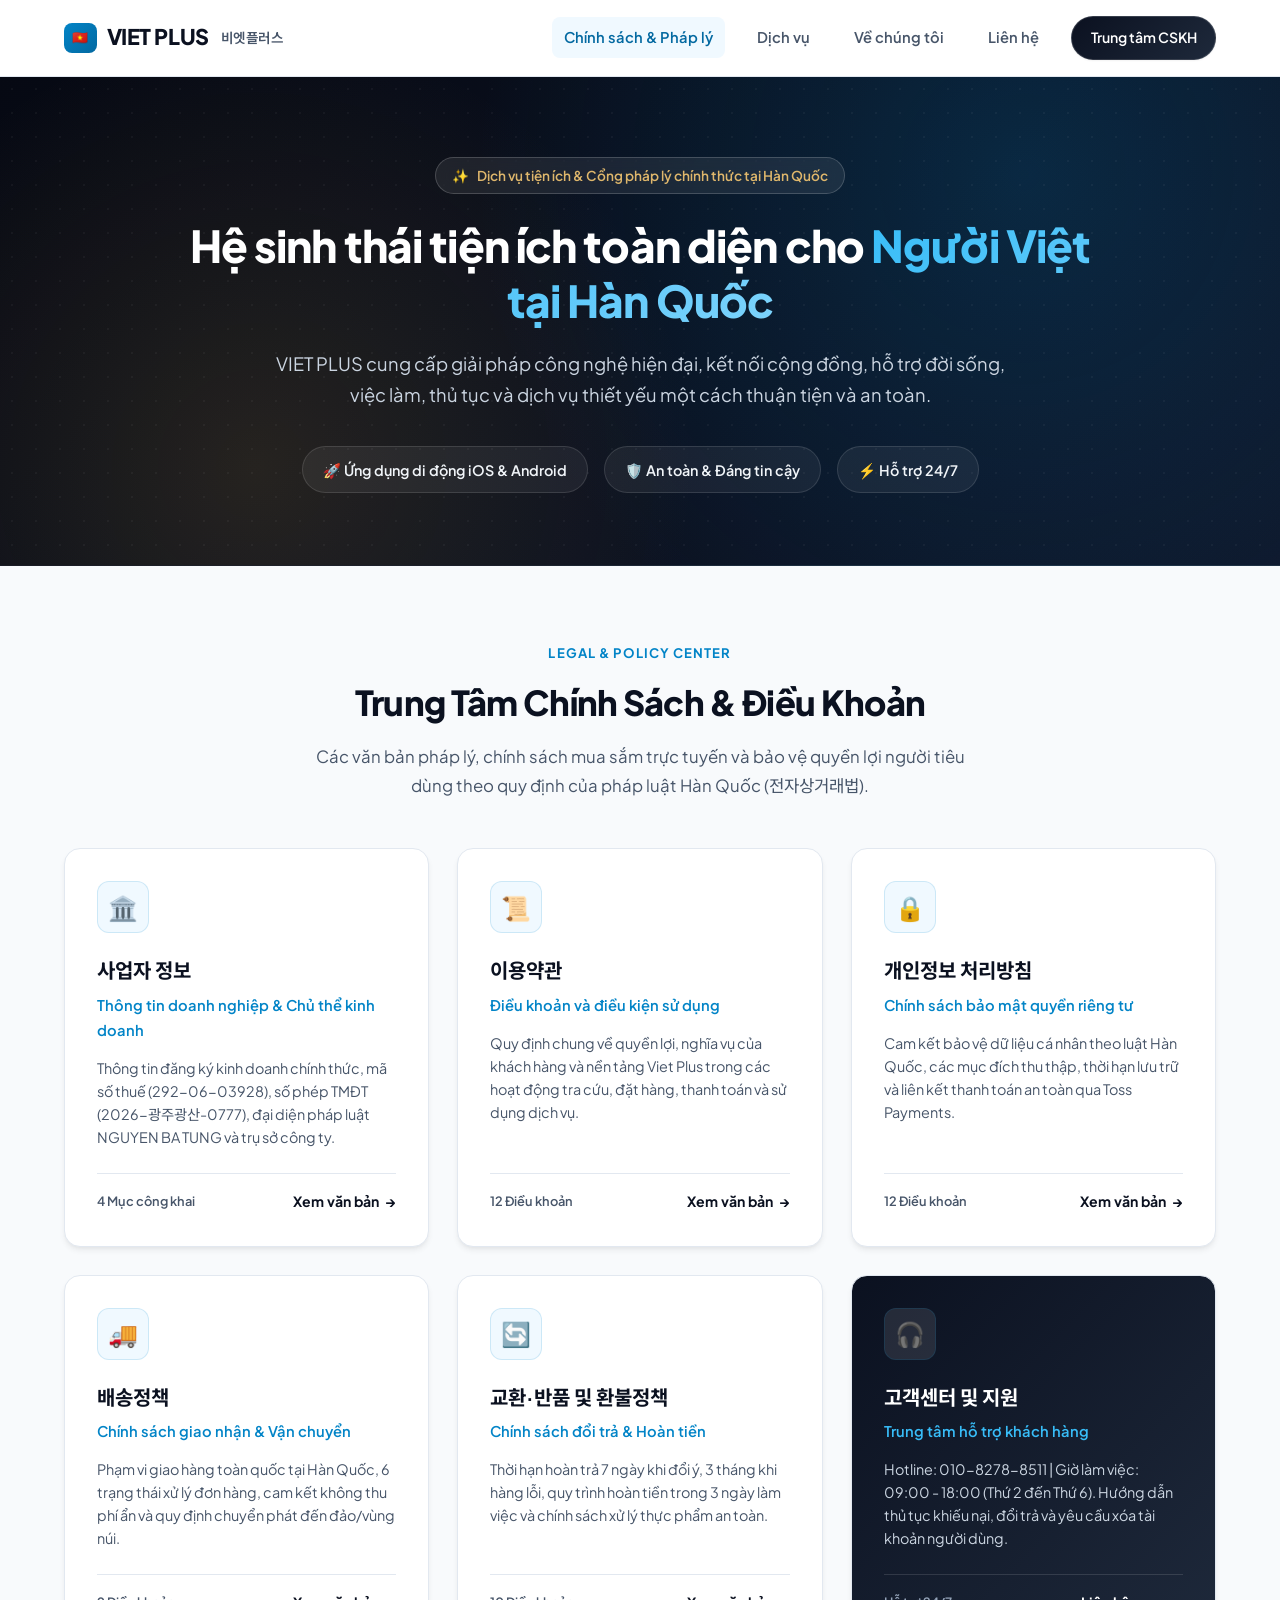
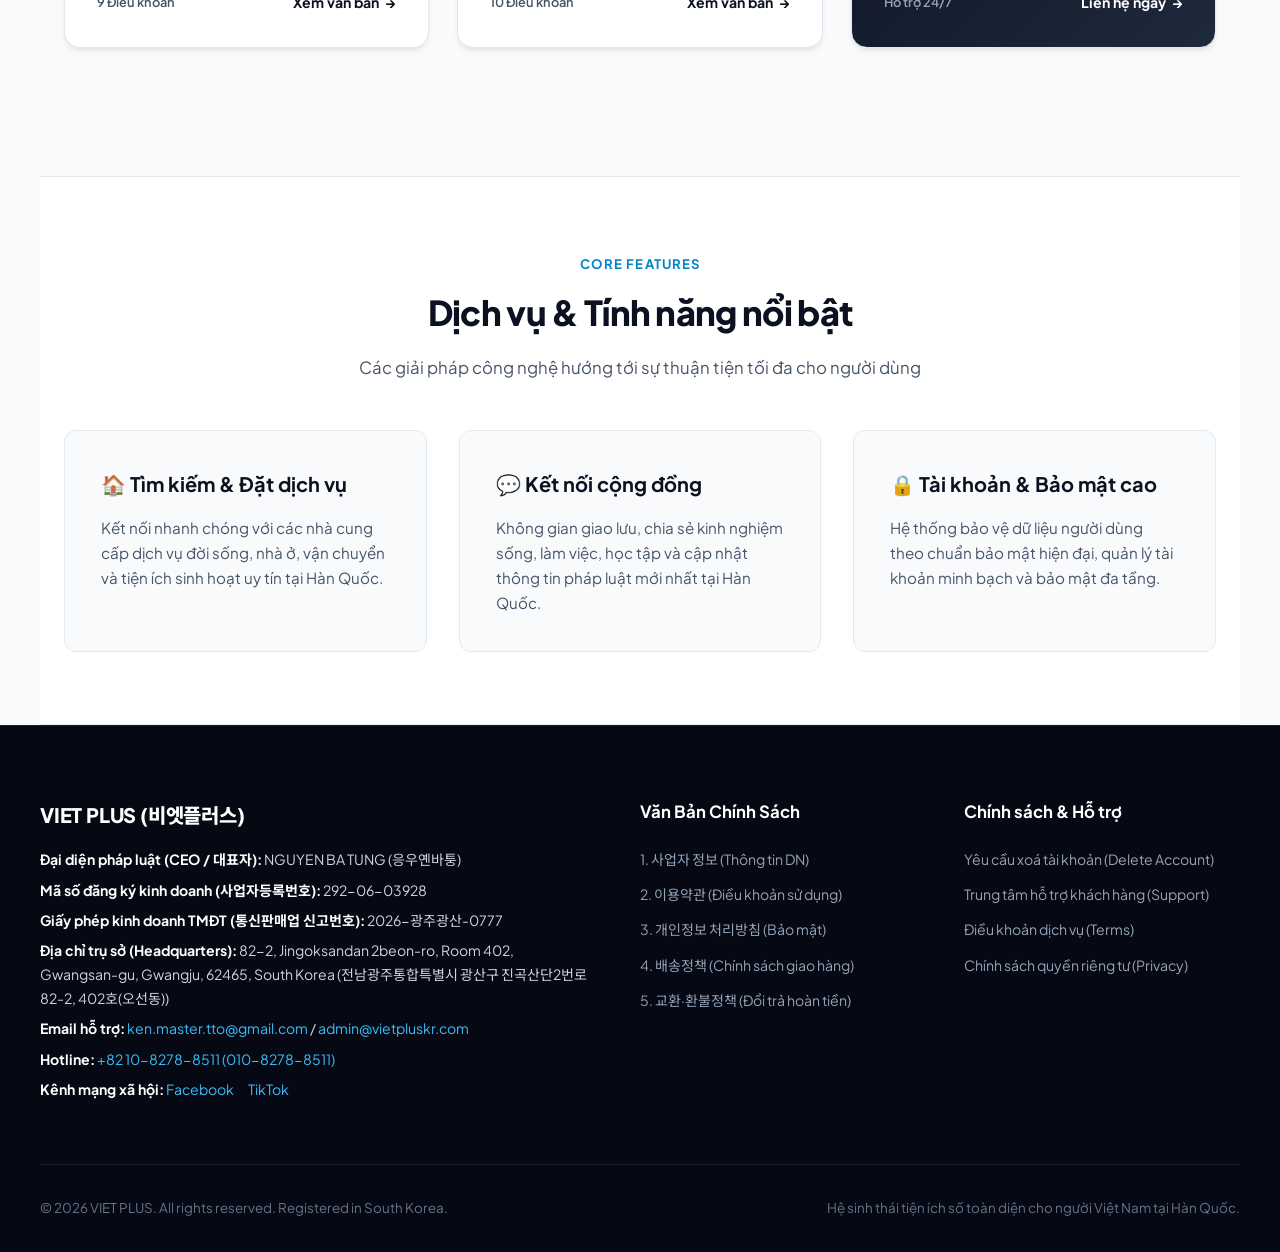
<file: index.html>
<!DOCTYPE html>
<html lang="vi">
<head>
  <meta charset="UTF-8" />
  <meta name="viewport" content="width=device-width, initial-scale=1.0" />
  <title>VIET PLUS - Tiện ích cuộc sống người Việt tại Hàn Quốc | Cổng Chính Sách & Pháp Lý</title>
  <meta name="description" content="VIET PLUS - Ứng dụng di động cung cấp các dịch vụ tiện ích, hỗ trợ cuộc sống toàn diện cho cộng đồng người Việt Nam tại Hàn Quốc. Cổng thông tin chính sách, điều khoản và đăng ký kinh doanh chính thức." />
  <link rel="preconnect" href="https://fonts.googleapis.com">
  <link rel="preconnect" href="https://fonts.gstatic.com" crossorigin>
  <link href="https://fonts.googleapis.com/css2?family=Noto+Sans+KR:wght@400;500;600;700;800&family=Plus+Jakarta+Sans:wght@400;500;600;700;800&display=swap" rel="stylesheet">
  <link rel="stylesheet" href="assets/css/style.css" />
</head>
<body>

  <!-- Reading Progress -->
  <div class="reading-progress-container">
    <div class="reading-progress-bar"></div>
  </div>

  <!-- Header / Navigation -->
  <header class="site-header">
    <div class="header-container">
      <a href="/" class="brand-logo">
        <span class="logo-badge">🇻🇳</span>
        <span>VIET PLUS</span>
        <span class="brand-kr">비엣플러스</span>
      </a>

      <nav class="nav-menu">
        <a href="#policies" class="nav-link active">Chính sách & Pháp lý</a>
        <a href="#services" class="nav-link">Dịch vụ</a>
        <a href="#about" class="nav-link">Về chúng tôi</a>
        <a href="#contact" class="nav-link">Liên hệ</a>
        <a href="support/" class="nav-cta-btn">Trung tâm CSKH</a>
      </nav>

      <button class="mobile-nav-toggle" aria-label="Toggle Menu">
        <svg viewBox="0 0 24 24" fill="none" stroke="currentColor" stroke-width="2">
          <line x1="3" y1="12" x2="21" y2="12"></line>
          <line x1="3" y1="6" x2="21" y2="6"></line>
          <line x1="3" y1="18" x2="21" y2="18"></line>
        </svg>
      </button>
    </div>
  </header>

  <!-- Mobile Drawer -->
  <div class="mobile-menu-drawer">
    <a href="#policies" class="nav-link active">📜 Cổng chính sách & Pháp lý</a>
    <a href="business-info/" class="nav-link">1. 사업자 정보 (Thông tin doanh nghiệp)</a>
    <a href="terms/" class="nav-link">2. 이용약관 (Điều khoản sử dụng)</a>
    <a href="privacy-policy/" class="nav-link">3. 개인정보 처리방침 (Chính sách bảo mật)</a>
    <a href="shipping-policy/" class="nav-link">4. 배송정책 (Chính sách giao hàng)</a>
    <a href="refund-policy/" class="nav-link">5. 교환·환불정책 (Chính sách đổi trả)</a>
    <a href="#services" class="nav-link">Dịch vụ nổi bật</a>
    <a href="#about" class="nav-link">Về chúng tôi</a>
    <a href="#contact" class="nav-link">Thông tin liên hệ</a>
    <a href="support/" class="nav-link">Trung tâm hỗ trợ (Support)</a>
    <a href="delete-account/" class="nav-link">Yêu cầu xóa tài khoản</a>
  </div>

  <main>
    <!-- Hero Section (Bảo lưu nguyên vẹn nội dung cũ, nâng cấp diện mạo Luxury) -->
    <section class="hero-portal" id="about">
      <div class="hero-content">
        <div class="hero-pill">
          <span>✨</span>
          <span>Dịch vụ tiện ích & Cổng pháp lý chính thức tại Hàn Quốc</span>
        </div>
        <h1 class="hero-title">
          Hệ sinh thái tiện ích toàn diện cho <span class="accent">Người Việt tại Hàn Quốc</span>
        </h1>
        <p class="hero-desc">
          VIET PLUS cung cấp giải pháp công nghệ hiện đại, kết nối cộng đồng, hỗ trợ đời sống, việc làm, thủ tục và dịch vụ thiết yếu một cách thuận tiện và an toàn.
        </p>
        <div class="hero-badges-wrapper">
          <div class="hero-badge-tag">🚀 Ứng dụng di động iOS & Android</div>
          <div class="hero-badge-tag">🛡️ An toàn & Đáng tin cậy</div>
          <div class="hero-badge-tag">⚡ Hỗ trợ 24/7</div>
        </div>
      </div>
    </section>

    <!-- 5 VĂN BẢN CHÍNH SÁCH CHÍNH THỨC (POLICIES HUB) -->
    <section class="section-wrapper" id="policies">
      <div class="section-header">
        <span class="section-label">Legal & Policy Center</span>
        <h2 class="section-title">Trung Tâm Chính Sách & Điều Khoản</h2>
        <p class="section-desc">
          Các văn bản pháp lý, chính sách mua sắm trực tuyến và bảo vệ quyền lợi người tiêu dùng theo quy định của pháp luật Hàn Quốc (전자상거래법).
        </p>
      </div>

      <div class="policies-grid-5">
        
        <!-- Card 1: Business Info -->
        <div class="policy-card">
          <div class="policy-card-icon">🏛️</div>
          <h3 class="policy-card-kr">사업자 정보</h3>
          <div class="policy-card-vn">Thông tin doanh nghiệp & Chủ thể kinh doanh</div>
          <p class="policy-card-desc">
            Thông tin đăng ký kinh doanh chính thức, mã số thuế (292-06-03928), số phép TMĐT (2026-광주광산-0777), đại diện pháp luật NGUYEN BA TUNG và trụ sở công ty.
          </p>
          <div class="policy-card-footer">
            <span class="policy-card-articles">4 Mục công khai</span>
            <a href="business-info/" class="policy-card-link">
              Xem văn bản <span>→</span>
            </a>
          </div>
        </div>

        <!-- Card 2: Terms of Service -->
        <div class="policy-card">
          <div class="policy-card-icon">📜</div>
          <h3 class="policy-card-kr">이용약관</h3>
          <div class="policy-card-vn">Điều khoản và điều kiện sử dụng</div>
          <p class="policy-card-desc">
            Quy định chung về quyền lợi, nghĩa vụ của khách hàng và nền tảng Viet Plus trong các hoạt động tra cứu, đặt hàng, thanh toán và sử dụng dịch vụ.
          </p>
          <div class="policy-card-footer">
            <span class="policy-card-articles">12 Điều khoản</span>
            <a href="terms/" class="policy-card-link">
              Xem văn bản <span>→</span>
            </a>
          </div>
        </div>

        <!-- Card 3: Privacy Policy -->
        <div class="policy-card">
          <div class="policy-card-icon">🔒</div>
          <h3 class="policy-card-kr">개인정보 처리방침</h3>
          <div class="policy-card-vn">Chính sách bảo mật quyền riêng tư</div>
          <p class="policy-card-desc">
            Cam kết bảo vệ dữ liệu cá nhân theo luật Hàn Quốc, các mục đích thu thập, thời hạn lưu trữ và liên kết thanh toán an toàn qua Toss Payments.
          </p>
          <div class="policy-card-footer">
            <span class="policy-card-articles">12 Điều khoản</span>
            <a href="privacy-policy/" class="policy-card-link">
              Xem văn bản <span>→</span>
            </a>
          </div>
        </div>

        <!-- Card 4: Shipping Policy -->
        <div class="policy-card">
          <div class="policy-card-icon">🚚</div>
          <h3 class="policy-card-kr">배송정책</h3>
          <div class="policy-card-vn">Chính sách giao nhận & Vận chuyển</div>
          <p class="policy-card-desc">
            Phạm vi giao hàng toàn quốc tại Hàn Quốc, 6 trạng thái xử lý đơn hàng, cam kết không thu phí ẩn và quy định chuyển phát đến đảo/vùng núi.
          </p>
          <div class="policy-card-footer">
            <span class="policy-card-articles">9 Điều khoản</span>
            <a href="shipping-policy/" class="policy-card-link">
              Xem văn bản <span>→</span>
            </a>
          </div>
        </div>

        <!-- Card 5: Refund Policy -->
        <div class="policy-card">
          <div class="policy-card-icon">🔄</div>
          <h3 class="policy-card-kr">교환·반품 및 환불정책</h3>
          <div class="policy-card-vn">Chính sách đổi trả & Hoàn tiền</div>
          <p class="policy-card-desc">
            Thời hạn hoàn trả 7 ngày khi đổi ý, 3 tháng khi hàng lỗi, quy trình hoàn tiền trong 3 ngày làm việc và chính sách xử lý thực phẩm an toàn.
          </p>
          <div class="policy-card-footer">
            <span class="policy-card-articles">10 Điều khoản</span>
            <a href="refund-policy/" class="policy-card-link">
              Xem văn bản <span>→</span>
            </a>
          </div>
        </div>

        <!-- Card 6: Support Center -->
        <div class="policy-card" style="background: linear-gradient(135deg, #0b1120 0%, #1e293b 100%); color: #fff;">
          <div class="policy-card-icon" style="background: rgba(255,255,255,0.1); color: var(--gold-400);">🎧</div>
          <h3 class="policy-card-kr" style="color: #fff;">고객센터 및 지원</h3>
          <div class="policy-card-vn" style="color: #38bdf8;">Trung tâm hỗ trợ khách hàng</div>
          <p class="policy-card-desc" style="color: #cbd5e1;">
            Hotline: 010-8278-8511 | Giờ làm việc: 09:00 - 18:00 (Thứ 2 đến Thứ 6). Hướng dẫn thủ tục khiếu nại, đổi trả và yêu cầu xóa tài khoản người dùng.
          </p>
          <div class="policy-card-footer" style="border-top-color: rgba(255,255,255,0.12);">
            <span class="policy-card-articles" style="color: #94a3b8;">Hỗ trợ 24/7</span>
            <a href="support/" class="policy-card-link" style="color: #fff;">
              Liên hệ ngay <span>→</span>
            </a>
          </div>
        </div>

      </div>
    </section>

    <!-- Services / Features (Bảo lưu 100% nội dung nguyên bản cũ của bạn) -->
    <section class="section-wrapper services-section" id="services">
      <div class="section-header">
        <span class="section-label">Core Features</span>
        <h2 class="section-title">Dịch vụ & Tính năng nổi bật</h2>
        <p class="section-desc">Các giải pháp công nghệ hướng tới sự thuận tiện tối đa cho người dùng</p>
      </div>
      <div class="services-grid">
        <div class="service-card">
          <h3>🏠 Tìm kiếm & Đặt dịch vụ</h3>
          <p>Kết nối nhanh chóng với các nhà cung cấp dịch vụ đời sống, nhà ở, vận chuyển và tiện ích sinh hoạt uy tín tại Hàn Quốc.</p>
        </div>
        <div class="service-card">
          <h3>💬 Kết nối cộng đồng</h3>
          <p>Không gian giao lưu, chia sẻ kinh nghiệm sống, làm việc, học tập và cập nhật thông tin pháp luật mới nhất tại Hàn Quốc.</p>
        </div>
        <div class="service-card">
          <h3>🔒 Tài khoản & Bảo mật cao</h3>
          <p>Hệ thống bảo vệ dữ liệu người dùng theo chuẩn bảo mật hiện đại, quản lý tài khoản minh bạch và bảo mật đa tầng.</p>
        </div>
      </div>
    </section>
  </main>

  <!-- Footer with Full Legal Korean Business Info (Bảo lưu thông tin cũ và hoàn thiện chuẩn TMĐT Hàn Quốc) -->
  <footer class="site-footer" id="contact">
    <div class="footer-inner">
      <div class="footer-grid">
        <div class="footer-company-info">
          <h4>VIET PLUS (비엣플러스)</h4>
          <p><strong>Đại diện pháp luật (CEO / 대표자):</strong> NGUYEN BA TUNG (응우옌바퉁)</p>
          <p><strong>Mã số đăng ký kinh doanh (사업자등록번호):</strong> 292-06-03928</p>
          <p><strong>Giấy phép kinh doanh TMĐT (통신판매업 신고번호):</strong> 2026-광주광산-0777</p>
          <p><strong>Địa chỉ trụ sở (Headquarters):</strong> 82-2, Jingoksandan 2beon-ro, Room 402, Gwangsan-gu, Gwangju, 62465, South Korea (전남광주통합특별시 광산구 진곡산단2번로 82-2, 402호(오선동))</p>
          <p><strong>Email hỗ trợ:</strong> <a href="mailto:ken.master.tto@gmail.com" style="color: #38bdf8;">ken.master.tto@gmail.com</a> / <a href="mailto:admin@vietpluskr.com" style="color: #38bdf8;">admin@vietpluskr.com</a></p>
          <p><strong>Hotline:</strong> <a href="tel:01082788511" style="color: #38bdf8;">+82 10-8278-8511 (010-8278-8511)</a></p>
          <p><strong>Kênh mạng xã hội:</strong> <a href="https://www.facebook.com/share/1GPCzWbifK/?mibextid=wwXIfr" target="_blank" rel="noopener" style="color: #38bdf8; margin-right: 12px;">Facebook</a> <a href="https://www.tiktok.com/@vietplus.kr?_r=1&_t=ZS-9Ad3i88E2Z2" target="_blank" rel="noopener" style="color: #38bdf8;">TikTok</a></p>
        </div>

        <div class="footer-col">
          <h4>Văn Bản Chính Sách</h4>
          <ul>
            <li><a href="business-info/">1. 사업자 정보 (Thông tin DN)</a></li>
            <li><a href="terms/">2. 이용약관 (Điều khoản sử dụng)</a></li>
            <li><a href="privacy-policy/">3. 개인정보 처리방침 (Bảo mật)</a></li>
            <li><a href="shipping-policy/">4. 배송정책 (Chính sách giao hàng)</a></li>
            <li><a href="refund-policy/">5. 교환·환불정책 (Đổi trả hoàn tiền)</a></li>
          </ul>
        </div>

        <div class="footer-col">
          <h4>Chính sách & Hỗ trợ</h4>
          <ul>
            <li><a href="delete-account/">Yêu cầu xoá tài khoản (Delete Account)</a></li>
            <li><a href="support/">Trung tâm hỗ trợ khách hàng (Support)</a></li>
            <li><a href="terms/">Điều khoản dịch vụ (Terms)</a></li>
            <li><a href="privacy-policy/">Chính sách quyền riêng tư (Privacy)</a></li>
          </ul>
        </div>
      </div>

      <div class="footer-bottom">
        <p>© 2026 VIET PLUS. All rights reserved. Registered in South Korea.</p>
        <p>Hệ sinh thái tiện ích số toàn diện cho người Việt Nam tại Hàn Quốc.</p>
      </div>
    </div>
  </footer>

  <script src="assets/js/main.js"></script>
</body>
</html>
</file>
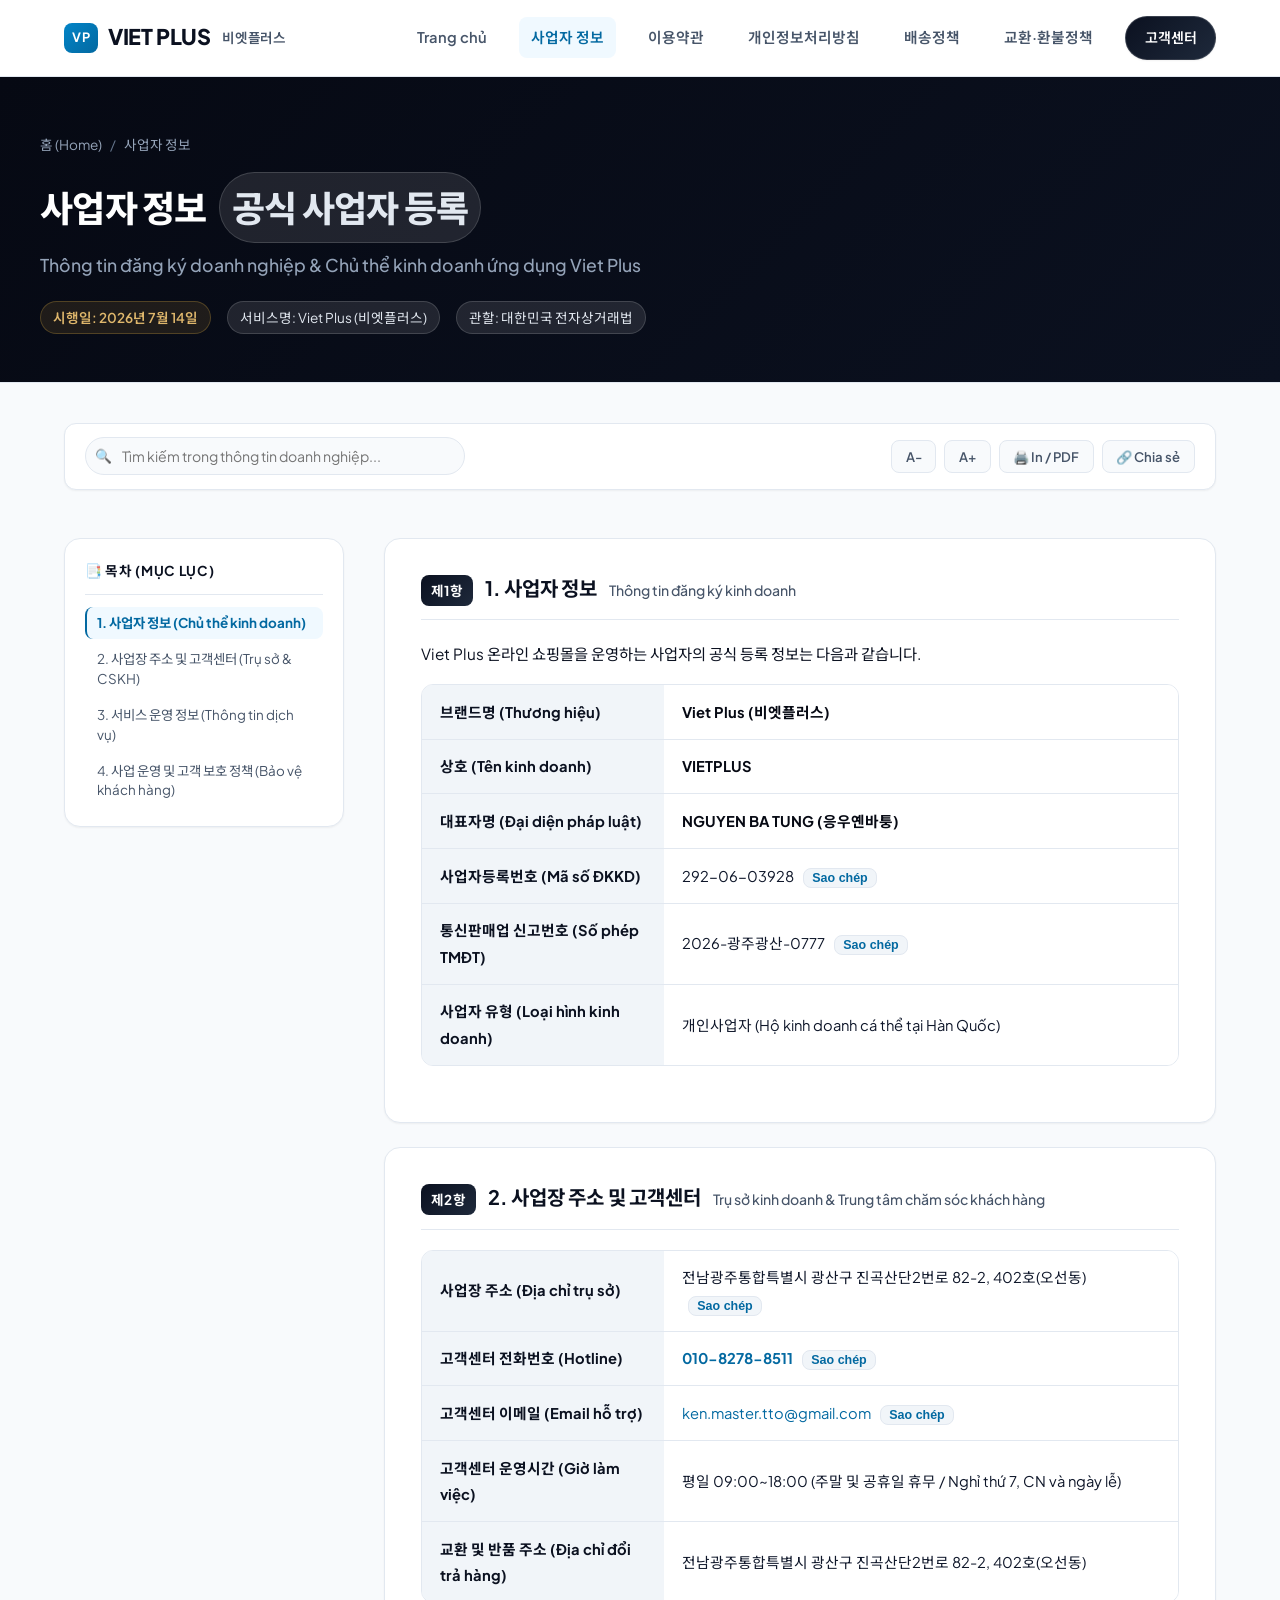
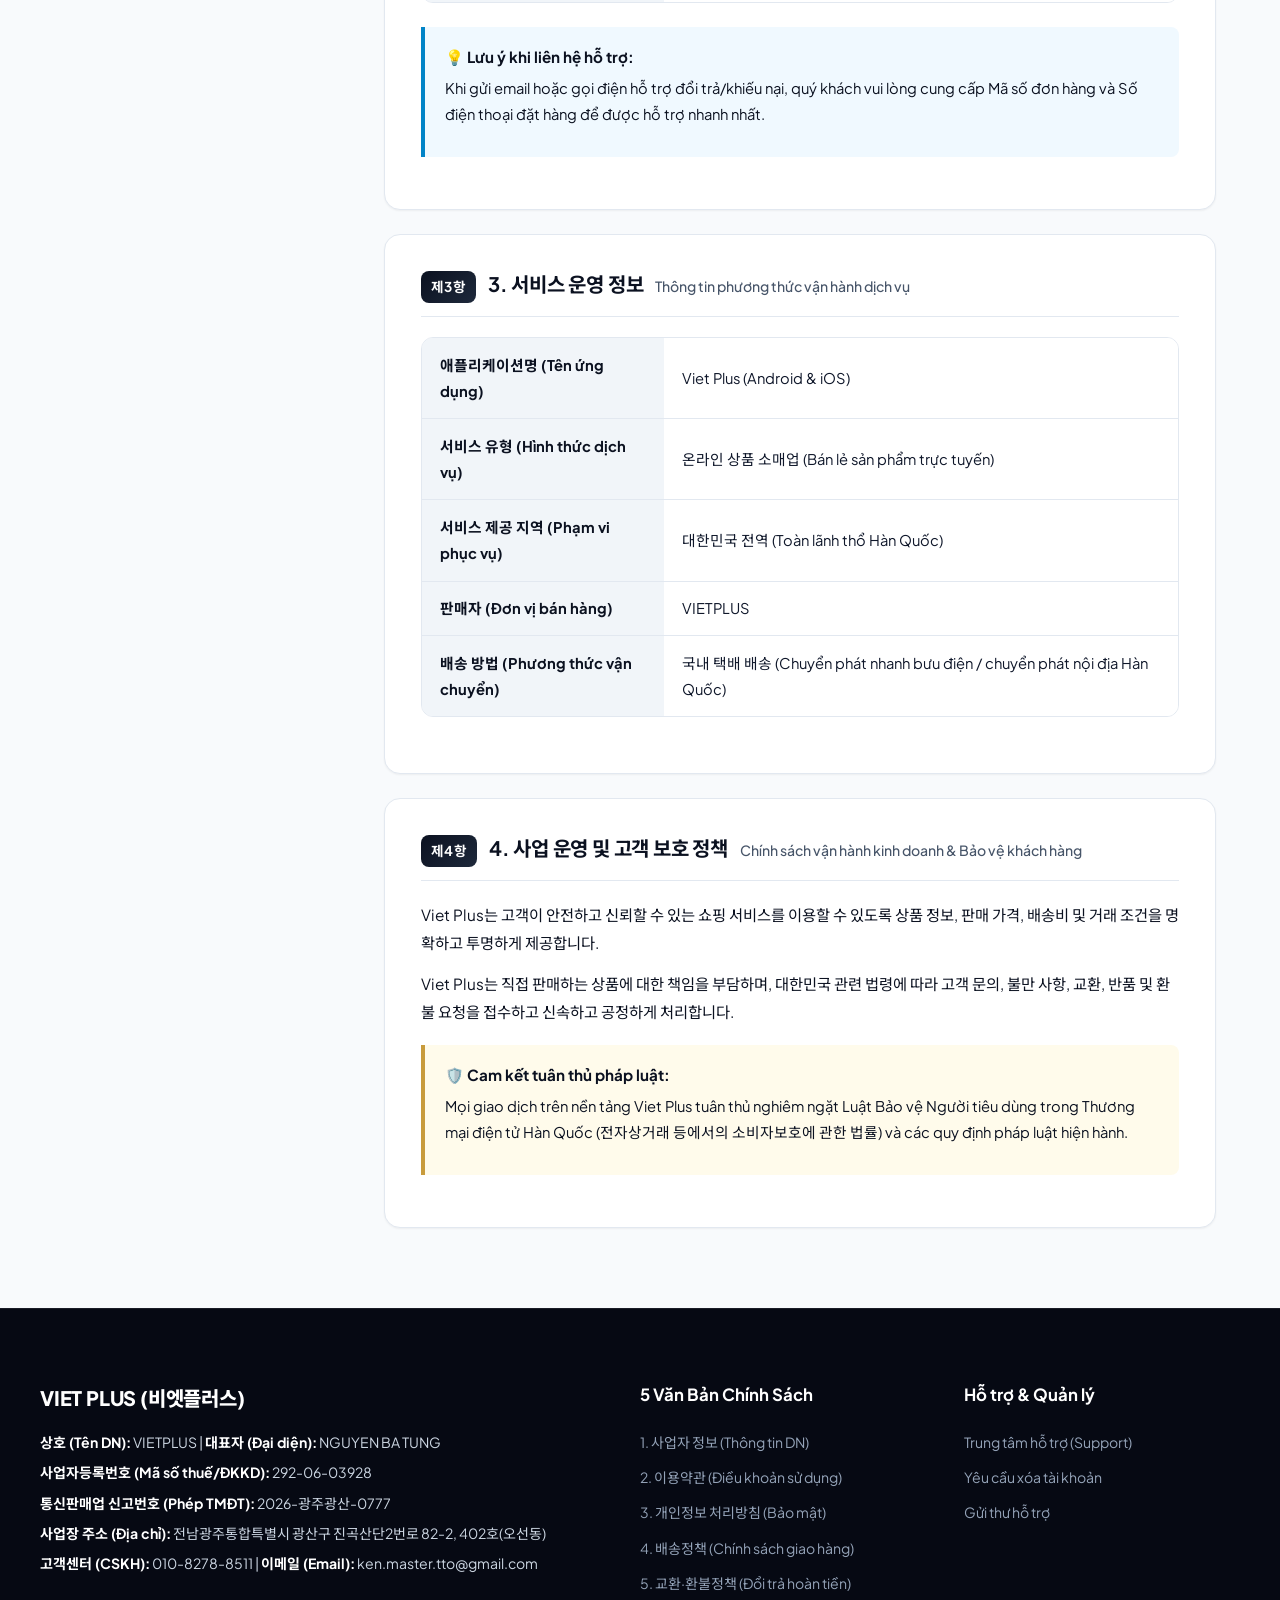
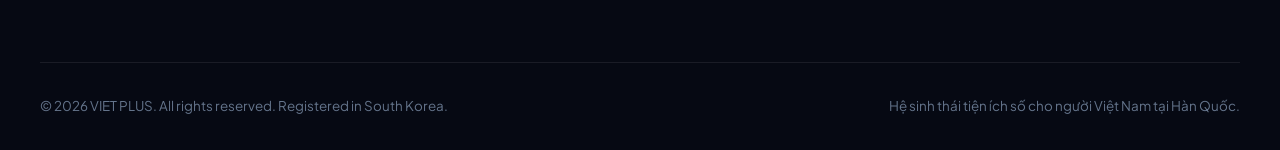
<file: business-info/index.html>
<!DOCTYPE html>
<html lang="ko">
<head>
  <meta charset="UTF-8" />
  <meta name="viewport" content="width=device-width, initial-scale=1.0" />
  <title>사업자 정보 (Thông tin doanh nghiệp) - Viet Plus</title>
  <meta name="description" content="Viet Plus 온라인 쇼핑몰 사업자 정보, 통신판매업 신고번호, 고객센터 및 대표자 안내." />
  <link rel="preconnect" href="https://fonts.googleapis.com">
  <link rel="preconnect" href="https://fonts.gstatic.com" crossorigin>
  <link href="https://fonts.googleapis.com/css2?family=Noto+Sans+KR:wght@400;500;600;700;800&family=Plus+Jakarta+Sans:wght@400;500;600;700;800&display=swap" rel="stylesheet">
  <link rel="stylesheet" href="../assets/css/style.css" />
</head>
<body>

  <!-- Reading Progress -->
  <div class="reading-progress-container">
    <div class="reading-progress-bar"></div>
  </div>

  <!-- Header -->
  <header class="site-header">
    <div class="header-container">
      <a href="../" class="brand-logo">
        <span class="logo-badge">VP</span>
        <span>VIET PLUS</span>
        <span class="brand-kr">비엣플러스</span>
      </a>

      <nav class="nav-menu">
        <a href="../" class="nav-link">Trang chủ</a>
        <a href="../business-info/" class="nav-link active">사업자 정보</a>
        <a href="../terms/" class="nav-link">이용약관</a>
        <a href="../privacy-policy/" class="nav-link">개인정보처리방침</a>
        <a href="../shipping-policy/" class="nav-link">배송정책</a>
        <a href="../refund-policy/" class="nav-link">교환·환불정책</a>
        <a href="../support/" class="nav-cta-btn">고객센터</a>
      </nav>

      <button class="mobile-nav-toggle" aria-label="Toggle Menu">
        <svg viewBox="0 0 24 24" fill="none" stroke="currentColor" stroke-width="2">
          <line x1="3" y1="12" x2="21" y2="12"></line>
          <line x1="3" y1="6" x2="21" y2="6"></line>
          <line x1="3" y1="18" x2="21" y2="18"></line>
        </svg>
      </button>
    </div>
  </header>

  <!-- Mobile Drawer -->
  <div class="mobile-menu-drawer">
    <a href="../" class="nav-link">Trang chủ (Home)</a>
    <a href="../business-info/" class="nav-link active">1. 사업자 정보 (Thông tin doanh nghiệp)</a>
    <a href="../terms/" class="nav-link">2. 이용약관 (Điều khoản sử dụng)</a>
    <a href="../privacy-policy/" class="nav-link">3. 개인정보 처리방침 (Chính sách bảo mật)</a>
    <a href="../shipping-policy/" class="nav-link">4. 배송정책 (Chính sách giao hàng)</a>
    <a href="../refund-policy/" class="nav-link">5. 교환·환불정책 (Chính sách đổi trả)</a>
    <a href="../support/" class="nav-link">Trung tâm hỗ trợ (Support)</a>
    <a href="../delete-account/" class="nav-link">Yêu cầu xóa tài khoản (Delete Account)</a>
  </div>

  <!-- Policy Hero -->
  <section class="policy-hero">
    <div class="policy-hero-inner">
      <div class="breadcrumbs">
        <a href="../">홈 (Home)</a>
        <span class="separator">/</span>
        <span>사업자 정보</span>
      </div>
      <h1 class="policy-main-title">
        사업자 정보
        <span class="meta-pill">공식 사업자 등록</span>
      </h1>
      <p class="policy-subtitle-vn">Thông tin đăng ký doanh nghiệp & Chủ thể kinh doanh ứng dụng Viet Plus</p>
      <div class="policy-meta-strip">
        <span class="meta-pill effective-date">시행일: 2026년 7월 14일</span>
        <span class="meta-pill">서비스명: Viet Plus (비엣플러스)</span>
        <span class="meta-pill">관할: 대한민국 전자상거래법</span>
      </div>
    </div>
  </section>

  <!-- Main Content Layout -->
  <main class="policy-page-container">

    <!-- Reader Toolbar -->
    <div class="reader-toolbar">
      <div class="reader-search-box">
        <span class="search-icon">🔍</span>
        <input type="text" id="policySearch" placeholder="Tìm kiếm trong thông tin doanh nghiệp..." />
      </div>
      <div class="reader-tools">
        <button class="tool-btn" id="btnFontDecrease" title="Thu nhỏ chữ">A-</button>
        <button class="tool-btn" id="btnFontIncrease" title="Phóng to chữ">A+</button>
        <button class="tool-btn" id="btnPrint" title="In trang">
          🖨️ In / PDF
        </button>
        <button class="tool-btn" id="btnCopyLink" title="Sao chép link">
          🔗 Chia sẻ
        </button>
      </div>
    </div>

    <!-- TOC Sidebar -->
    <aside class="policy-sidebar">
      <div class="toc-header">
        📑 목차 (Mục lục)
      </div>
      <ul class="toc-list">
        <li class="toc-item active"><a href="#section-1">1. 사업자 정보 (Chủ thể kinh doanh)</a></li>
        <li class="toc-item"><a href="#section-2">2. 사업장 주소 및 고객센터 (Trụ sở & CSKH)</a></li>
        <li class="toc-item"><a href="#section-3">3. 서비스 운영 정보 (Thông tin dịch vụ)</a></li>
        <li class="toc-item"><a href="#section-4">4. 사업 운영 및 고객 보호 정책 (Bảo vệ khách hàng)</a></li>
      </ul>
    </aside>

    <!-- Articles Stream -->
    <div class="policy-articles-stream">

      <!-- Section 1 -->
      <article class="policy-article-card" id="section-1">
        <div class="article-header">
          <span class="article-number">제1항</span>
          <h2 class="article-title-kr">1. 사업자 정보</h2>
          <span class="article-title-vn">Thông tin đăng ký kinh doanh</span>
        </div>
        <div class="article-body">
          <p>Viet Plus 온라인 쇼핑몰을 운영하는 사업자의 공식 등록 정보는 다음과 같습니다.</p>
          <table class="business-info-table">
            <tbody>
              <tr>
                <th>브랜드명 (Thương hiệu)</th>
                <td><strong>Viet Plus (비엣플러스)</strong></td>
              </tr>
              <tr>
                <th>상호 (Tên kinh doanh)</th>
                <td><strong>VIETPLUS</strong></td>
              </tr>
              <tr>
                <th>대표자명 (Đại diện pháp luật)</th>
                <td><strong>NGUYEN BA TUNG (응우옌바퉁)</strong></td>
              </tr>
              <tr>
                <th>사업자등록번호 (Mã số ĐKKD)</th>
                <td>
                  <span>292-06-03928</span>
                  <button class="copy-badge" data-copy="292-06-03928">Sao chép</button>
                </td>
              </tr>
              <tr>
                <th>통신판매업 신고번호 (Số phép TMĐT)</th>
                <td>
                  <span>2026-광주광산-0777</span>
                  <button class="copy-badge" data-copy="2026-광주광산-0777">Sao chép</button>
                </td>
              </tr>
              <tr>
                <th>사업자 유형 (Loại hình kinh doanh)</th>
                <td>개인사업자 (Hộ kinh doanh cá thể tại Hàn Quốc)</td>
              </tr>
            </tbody>
          </table>
        </div>
      </article>

      <!-- Section 2 -->
      <article class="policy-article-card" id="section-2">
        <div class="article-header">
          <span class="article-number">제2항</span>
          <h2 class="article-title-kr">2. 사업장 주소 및 고객센터</h2>
          <span class="article-title-vn">Trụ sở kinh doanh & Trung tâm chăm sóc khách hàng</span>
        </div>
        <div class="article-body">
          <table class="business-info-table">
            <tbody>
              <tr>
                <th>사업장 주소 (Địa chỉ trụ sở)</th>
                <td>
                  <span>전남광주통합특별시 광산구 진곡산단2번로 82-2, 402호(오선동)</span>
                  <button class="copy-badge" data-copy="전남광주통합특별시 광산구 진곡산단2번로 82-2, 402호(오선동)">Sao chép</button>
                </td>
              </tr>
              <tr>
                <th>고객센터 전화번호 (Hotline)</th>
                <td>
                  <a href="tel:01082788511" style="color: var(--blue-700); font-weight: 700;">010-8278-8511</a>
                  <button class="copy-badge" data-copy="010-8278-8511">Sao chép</button>
                </td>
              </tr>
              <tr>
                <th>고객센터 이메일 (Email hỗ trợ)</th>
                <td>
                  <a href="mailto:ken.master.tto@gmail.com" style="color: var(--blue-700);">ken.master.tto@gmail.com</a>
                  <button class="copy-badge" data-copy="ken.master.tto@gmail.com">Sao chép</button>
                </td>
              </tr>
              <tr>
                <th>고객센터 운영시간 (Giờ làm việc)</th>
                <td>평일 09:00~18:00 (주말 및 공휴일 휴무 / Nghỉ thứ 7, CN và ngày lễ)</td>
              </tr>
              <tr>
                <th>교환 및 반품 주소 (Địa chỉ đổi trả hàng)</th>
                <td>전남광주통합특별시 광산구 진곡산단2번로 82-2, 402호(오선동)</td>
              </tr>
            </tbody>
          </table>
          <div class="notice-callout">
            <div class="notice-callout-title">💡 Lưu ý khi liên hệ hỗ trợ:</div>
            <p>Khi gửi email hoặc gọi điện hỗ trợ đổi trả/khiếu nại, quý khách vui lòng cung cấp Mã số đơn hàng và Số điện thoại đặt hàng để được hỗ trợ nhanh nhất.</p>
          </div>
        </div>
      </article>

      <!-- Section 3 -->
      <article class="policy-article-card" id="section-3">
        <div class="article-header">
          <span class="article-number">제3항</span>
          <h2 class="article-title-kr">3. 서비스 운영 정보</h2>
          <span class="article-title-vn">Thông tin phương thức vận hành dịch vụ</span>
        </div>
        <div class="article-body">
          <table class="business-info-table">
            <tbody>
              <tr>
                <th>애플리케이션명 (Tên ứng dụng)</th>
                <td>Viet Plus (Android & iOS)</td>
              </tr>
              <tr>
                <th>서비스 유형 (Hình thức dịch vụ)</th>
                <td>온라인 상품 소매업 (Bán lẻ sản phẩm trực tuyến)</td>
              </tr>
              <tr>
                <th>서비스 제공 지역 (Phạm vi phục vụ)</th>
                <td>대한민국 전역 (Toàn lãnh thổ Hàn Quốc)</td>
              </tr>
              <tr>
                <th>판매자 (Đơn vị bán hàng)</th>
                <td>VIETPLUS</td>
              </tr>
              <tr>
                <th>배송 방법 (Phương thức vận chuyển)</th>
                <td>국내 택배 배송 (Chuyển phát nhanh bưu điện / chuyển phát nội địa Hàn Quốc)</td>
              </tr>
            </tbody>
          </table>
        </div>
      </article>

      <!-- Section 4 -->
      <article class="policy-article-card" id="section-4">
        <div class="article-header">
          <span class="article-number">제4항</span>
          <h2 class="article-title-kr">4. 사업 운영 및 고객 보호 정책</h2>
          <span class="article-title-vn">Chính sách vận hành kinh doanh & Bảo vệ khách hàng</span>
        </div>
        <div class="article-body">
          <p>Viet Plus는 고객이 안전하고 신뢰할 수 있는 쇼핑 서비스를 이용할 수 있도록 상품 정보, 판매 가격, 배송비 및 거래 조건을 명확하고 투명하게 제공합니다.</p>
          <p>Viet Plus는 직접 판매하는 상품에 대한 책임을 부담하며, 대한민국 관련 법령에 따라 고객 문의, 불만 사항, 교환, 반품 및 환불 요청을 접수하고 신속하고 공정하게 처리합니다.</p>
          
          <div class="notice-callout gold">
            <div class="notice-callout-title">🛡️ Cam kết tuân thủ pháp luật:</div>
            <p>Mọi giao dịch trên nền tảng Viet Plus tuân thủ nghiêm ngặt Luật Bảo vệ Người tiêu dùng trong Thương mại điện tử Hàn Quốc (전자상거래 등에서의 소비자보호에 관한 법률) và các quy định pháp luật hiện hành.</p>
          </div>
        </div>
      </article>

    </div>
  </main>

  <!-- Mobile Floating TOC Button -->
  <button class="mobile-toc-fab" aria-label="Toggle Table of Contents">
    <svg width="18" height="18" viewBox="0 0 24 24" fill="none" stroke="currentColor" stroke-width="2">
      <path d="M4 6h16M4 12h16M4 18h7"/>
    </svg>
    Mục lục điều khoản
  </button>

  <!-- Footer -->
  <footer class="site-footer">
    <div class="footer-inner">
      <div class="footer-grid">
        <div class="footer-company-info">
          <h4>VIET PLUS (비엣플러스)</h4>
          <p><strong>상호 (Tên DN):</strong> VIETPLUS | <strong>대표자 (Đại diện):</strong> NGUYEN BA TUNG</p>
          <p><strong>사업자등록번호 (Mã số thuế/ĐKKD):</strong> 292-06-03928</p>
          <p><strong>통신판매업 신고번호 (Phép TMĐT):</strong> 2026-광주광산-0777</p>
          <p><strong>사업장 주소 (Địa chỉ):</strong> 전남광주통합특별시 광산구 진곡산단2번로 82-2, 402호(오선동)</p>
          <p><strong>고객센터 (CSKH):</strong> 010-8278-8511 | <strong>이메일 (Email):</strong> ken.master.tto@gmail.com</p>
        </div>

        <div class="footer-col">
          <h4>5 Văn Bản Chính Sách</h4>
          <ul>
            <li><a href="../business-info/">1. 사업자 정보 (Thông tin DN)</a></li>
            <li><a href="../terms/">2. 이용약관 (Điều khoản sử dụng)</a></li>
            <li><a href="../privacy-policy/">3. 개인정보 처리방침 (Bảo mật)</a></li>
            <li><a href="../shipping-policy/">4. 배송정책 (Chính sách giao hàng)</a></li>
            <li><a href="../refund-policy/">5. 교환·환불정책 (Đổi trả hoàn tiền)</a></li>
          </ul>
        </div>

        <div class="footer-col">
          <h4>Hỗ trợ & Quản lý</h4>
          <ul>
            <li><a href="../support/">Trung tâm hỗ trợ (Support)</a></li>
            <li><a href="../delete-account/">Yêu cầu xóa tài khoản</a></li>
            <li><a href="mailto:ken.master.tto@gmail.com">Gửi thư hỗ trợ</a></li>
          </ul>
        </div>
      </div>

      <div class="footer-bottom">
        <p>© 2026 VIET PLUS. All rights reserved. Registered in South Korea.</p>
        <p>Hệ sinh thái tiện ích số cho người Việt Nam tại Hàn Quốc.</p>
      </div>
    </div>
  </footer>

  <script src="../assets/js/main.js"></script>
</body>
</html>
</file>
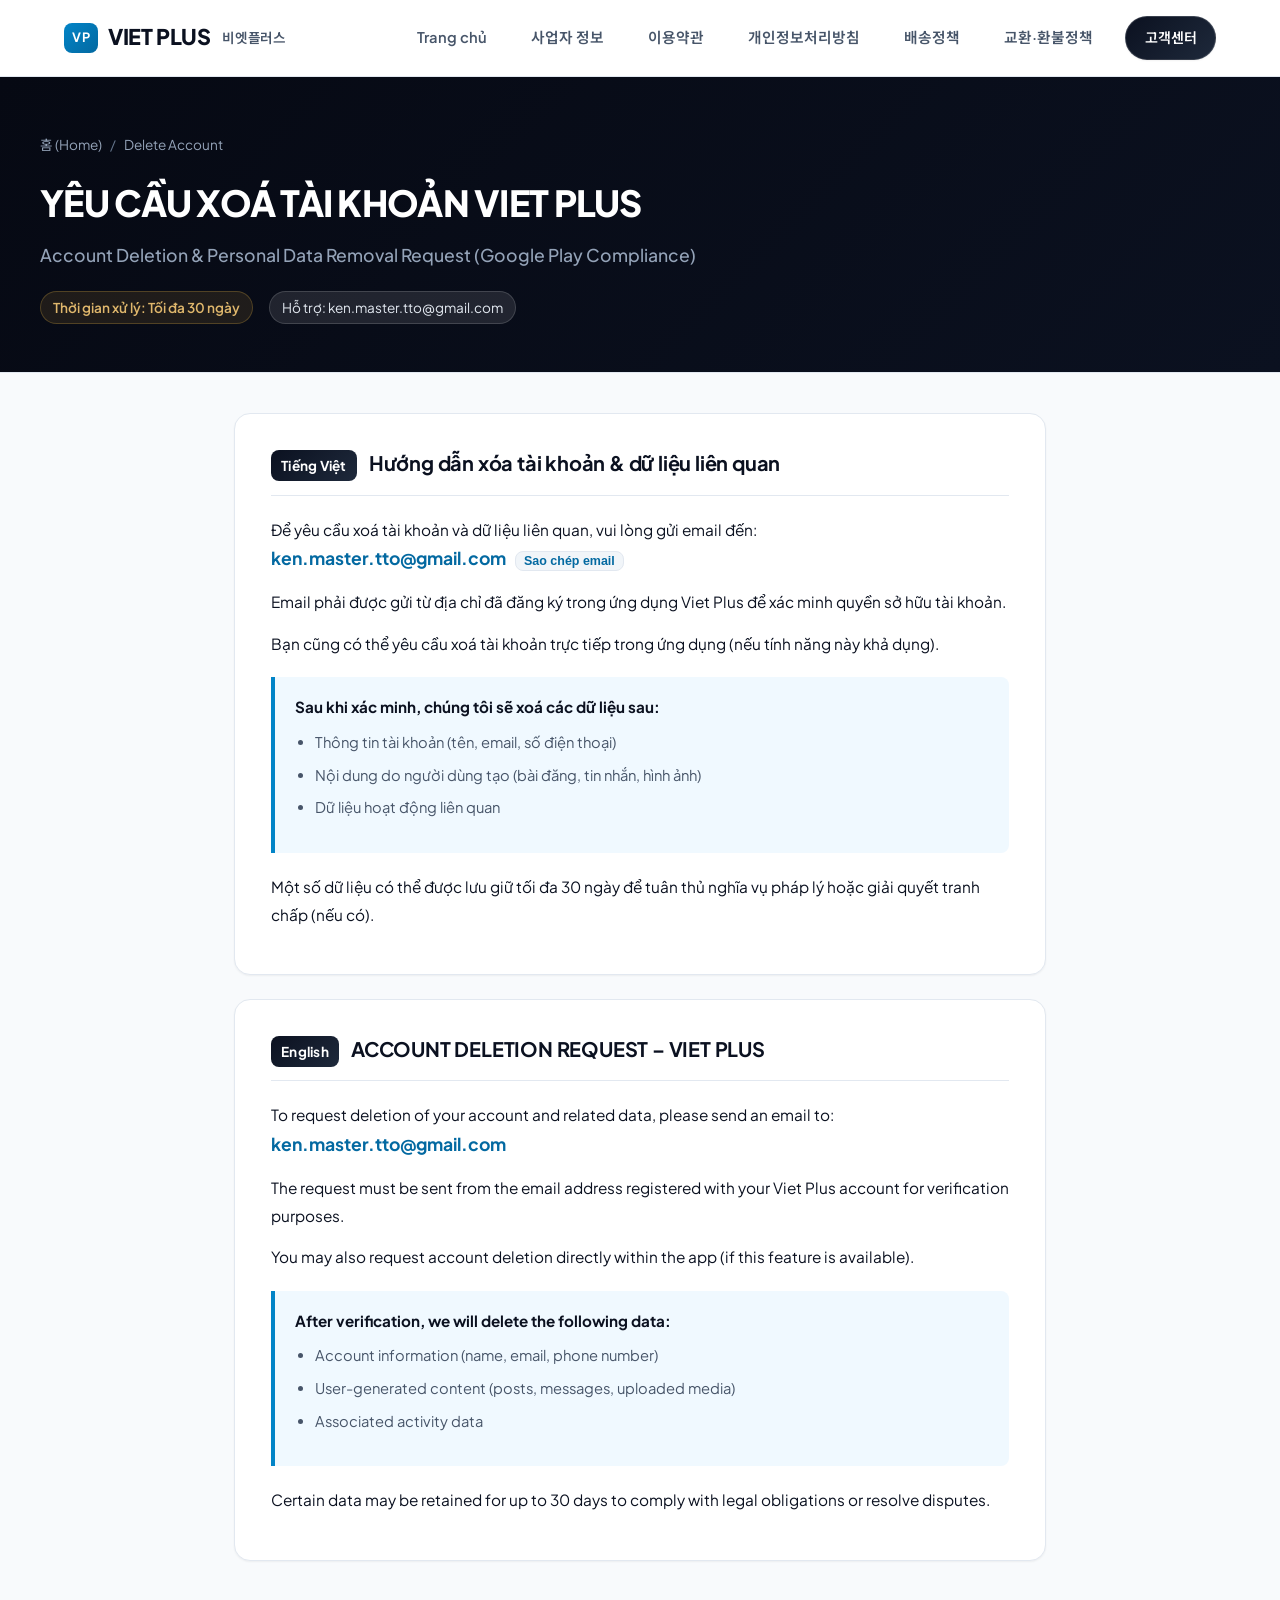
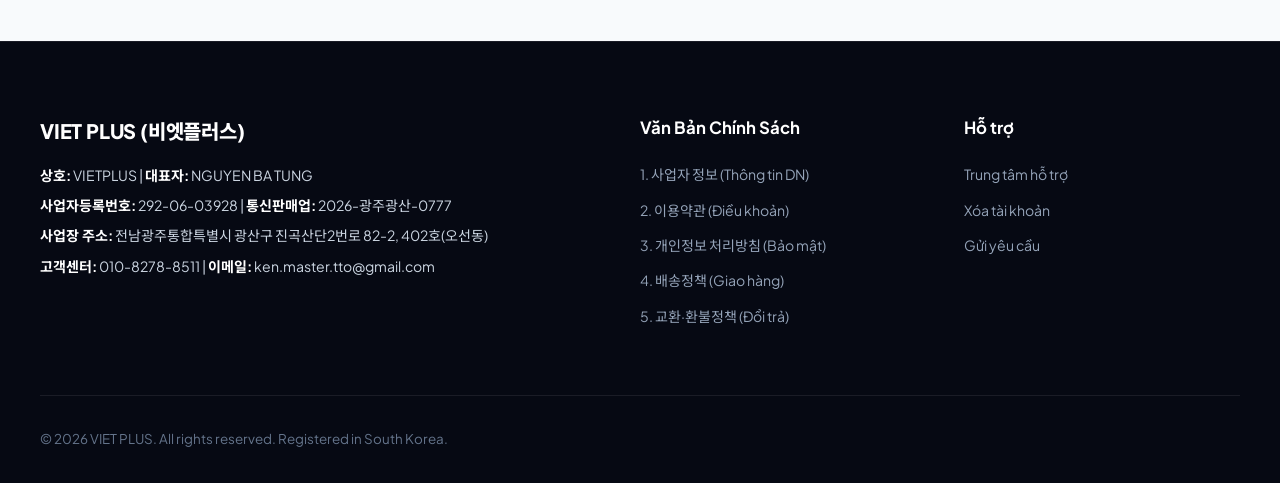
<file: delete-account/index.html>
<!DOCTYPE html>
<html lang="vi">
<head>
  <meta charset="UTF-8" />
  <meta name="viewport" content="width=device-width, initial-scale=1.0" />
  <title>Delete Account (Yêu cầu xoá tài khoản) – Viet Plus</title>
  <meta name="description" content="Hướng dẫn yêu cầu xoá tài khoản và dữ liệu liên quan trên ứng dụng Viet Plus theo chính sách bảo vệ dữ liệu người dùng." />
  <link rel="preconnect" href="https://fonts.googleapis.com">
  <link rel="preconnect" href="https://fonts.gstatic.com" crossorigin>
  <link href="https://fonts.googleapis.com/css2?family=Noto+Sans+KR:wght@400;500;600;700;800&family=Plus+Jakarta+Sans:wght@400;500;600;700;800&display=swap" rel="stylesheet">
  <link rel="stylesheet" href="../assets/css/style.css" />
</head>
<body>

  <!-- Reading Progress -->
  <div class="reading-progress-container">
    <div class="reading-progress-bar"></div>
  </div>

  <!-- Header -->
  <header class="site-header">
    <div class="header-container">
      <a href="../" class="brand-logo">
        <span class="logo-badge">VP</span>
        <span>VIET PLUS</span>
        <span class="brand-kr">비엣플러스</span>
      </a>

      <nav class="nav-menu">
        <a href="../" class="nav-link">Trang chủ</a>
        <a href="../business-info/" class="nav-link">사업자 정보</a>
        <a href="../terms/" class="nav-link">이용약관</a>
        <a href="../privacy-policy/" class="nav-link">개인정보처리방침</a>
        <a href="../shipping-policy/" class="nav-link">배송정책</a>
        <a href="../refund-policy/" class="nav-link">교환·환불정책</a>
        <a href="../support/" class="nav-cta-btn">고객센터</a>
      </nav>

      <button class="mobile-nav-toggle" aria-label="Toggle Menu">
        <svg viewBox="0 0 24 24" fill="none" stroke="currentColor" stroke-width="2">
          <line x1="3" y1="12" x2="21" y2="12"></line>
          <line x1="3" y1="6" x2="21" y2="6"></line>
          <line x1="3" y1="18" x2="21" y2="18"></line>
        </svg>
      </button>
    </div>
  </header>

  <!-- Mobile Drawer -->
  <div class="mobile-menu-drawer">
    <a href="../" class="nav-link">Trang chủ (Home)</a>
    <a href="../business-info/" class="nav-link">1. 사업자 정보 (Thông tin doanh nghiệp)</a>
    <a href="../terms/" class="nav-link">2. 이용약관 (Điều khoản sử dụng)</a>
    <a href="../privacy-policy/" class="nav-link">3. 개인정보 처리방침 (Chính sách bảo mật)</a>
    <a href="../shipping-policy/" class="nav-link">4. 배송정책 (Chính sách giao hàng)</a>
    <a href="../refund-policy/" class="nav-link">5. 교환·환불정책 (Chính sách đổi trả)</a>
    <a href="../support/" class="nav-link">Trung tâm hỗ trợ (Support)</a>
    <a href="../delete-account/" class="nav-link active">Yêu cầu xóa tài khoản (Delete Account)</a>
  </div>

  <!-- Hero -->
  <section class="policy-hero">
    <div class="policy-hero-inner">
      <div class="breadcrumbs">
        <a href="../">홈 (Home)</a>
        <span class="separator">/</span>
        <span>Delete Account</span>
      </div>
      <h1 class="policy-main-title">
        YÊU CẦU XOÁ TÀI KHOẢN VIET PLUS
      </h1>
      <p class="policy-subtitle-vn">Account Deletion & Personal Data Removal Request (Google Play Compliance)</p>
      <div class="policy-meta-strip">
        <span class="meta-pill effective-date">Thời gian xử lý: Tối đa 30 ngày</span>
        <span class="meta-pill">Hỗ trợ: ken.master.tto@gmail.com</span>
      </div>
    </div>
  </section>

  <!-- Main Content -->
  <main class="policy-page-container" style="grid-template-columns: 1fr; max-width: 860px;">
    <div class="policy-articles-stream">

      <!-- Vietnamese Section -->
      <article class="policy-article-card">
        <div class="article-header">
          <span class="article-number">Tiếng Việt</span>
          <h2 class="article-title-kr">Hướng dẫn xóa tài khoản & dữ liệu liên quan</h2>
        </div>
        <div class="article-body">
          <p>
            Để yêu cầu xoá tài khoản và dữ liệu liên quan, vui lòng gửi email đến:
            <br />
            <strong style="font-size: 1.1rem; color: var(--blue-700);">ken.master.tto@gmail.com</strong>
            <button class="copy-badge" data-copy="ken.master.tto@gmail.com">Sao chép email</button>
          </p>
          <p>
            Email phải được gửi từ địa chỉ đã đăng ký trong ứng dụng Viet Plus để xác minh quyền sở hữu tài khoản.
          </p>
          <p>
            Bạn cũng có thể yêu cầu xoá tài khoản trực tiếp trong ứng dụng (nếu tính năng này khả dụng).
          </p>
          <div class="notice-callout">
            <div class="notice-callout-title">Sau khi xác minh, chúng tôi sẽ xoá các dữ liệu sau:</div>
            <ul>
              <li>Thông tin tài khoản (tên, email, số điện thoại)</li>
              <li>Nội dung do người dùng tạo (bài đăng, tin nhắn, hình ảnh)</li>
              <li>Dữ liệu hoạt động liên quan</li>
            </ul>
          </div>
          <p>
            Một số dữ liệu có thể được lưu giữ tối đa 30 ngày để tuân thủ nghĩa vụ pháp lý hoặc giải quyết tranh chấp (nếu có).
          </p>
        </div>
      </article>

      <!-- English Section -->
      <article class="policy-article-card">
        <div class="article-header">
          <span class="article-number">English</span>
          <h2 class="article-title-kr">ACCOUNT DELETION REQUEST – VIET PLUS</h2>
        </div>
        <div class="article-body">
          <p>
            To request deletion of your account and related data, please send an email to:
            <br />
            <strong style="font-size: 1.1rem; color: var(--blue-700);">ken.master.tto@gmail.com</strong>
          </p>
          <p>
            The request must be sent from the email address registered with your Viet Plus account for verification purposes.
          </p>
          <p>
            You may also request account deletion directly within the app (if this feature is available).
          </p>
          <div class="notice-callout">
            <div class="notice-callout-title">After verification, we will delete the following data:</div>
            <ul>
              <li>Account information (name, email, phone number)</li>
              <li>User-generated content (posts, messages, uploaded media)</li>
              <li>Associated activity data</li>
            </ul>
          </div>
          <p>
            Certain data may be retained for up to 30 days to comply with legal obligations or resolve disputes.
          </p>
        </div>
      </article>

    </div>
  </main>

  <!-- Footer -->
  <footer class="site-footer">
    <div class="footer-inner">
      <div class="footer-grid">
        <div class="footer-company-info">
          <h4>VIET PLUS (비엣플러스)</h4>
          <p><strong>상호:</strong> VIETPLUS | <strong>대표자:</strong> NGUYEN BA TUNG</p>
          <p><strong>사업자등록번호:</strong> 292-06-03928 | <strong>통신판매업:</strong> 2026-광주광산-0777</p>
          <p><strong>사업장 주소:</strong> 전남광주통합특별시 광산구 진곡산단2번로 82-2, 402호(오선동)</p>
          <p><strong>고객센터:</strong> 010-8278-8511 | <strong>이메일:</strong> ken.master.tto@gmail.com</p>
        </div>
        <div class="footer-col">
          <h4>Văn Bản Chính Sách</h4>
          <ul>
            <li><a href="../business-info/">1. 사업자 정보 (Thông tin DN)</a></li>
            <li><a href="../terms/">2. 이용약관 (Điều khoản)</a></li>
            <li><a href="../privacy-policy/">3. 개인정보 처리방침 (Bảo mật)</a></li>
            <li><a href="../shipping-policy/">4. 배송정책 (Giao hàng)</a></li>
            <li><a href="../refund-policy/">5. 교환·환불정책 (Đổi trả)</a></li>
          </ul>
        </div>
        <div class="footer-col">
          <h4>Hỗ trợ</h4>
          <ul>
            <li><a href="../support/">Trung tâm hỗ trợ</a></li>
            <li><a href="../delete-account/">Xóa tài khoản</a></li>
            <li><a href="mailto:ken.master.tto@gmail.com">Gửi yêu cầu</a></li>
          </ul>
        </div>
      </div>
      <div class="footer-bottom">
        <p>© 2026 VIET PLUS. All rights reserved. Registered in South Korea.</p>
      </div>
    </div>
  </footer>

  <script src="../assets/js/main.js"></script>
</body>
</html>
</file>
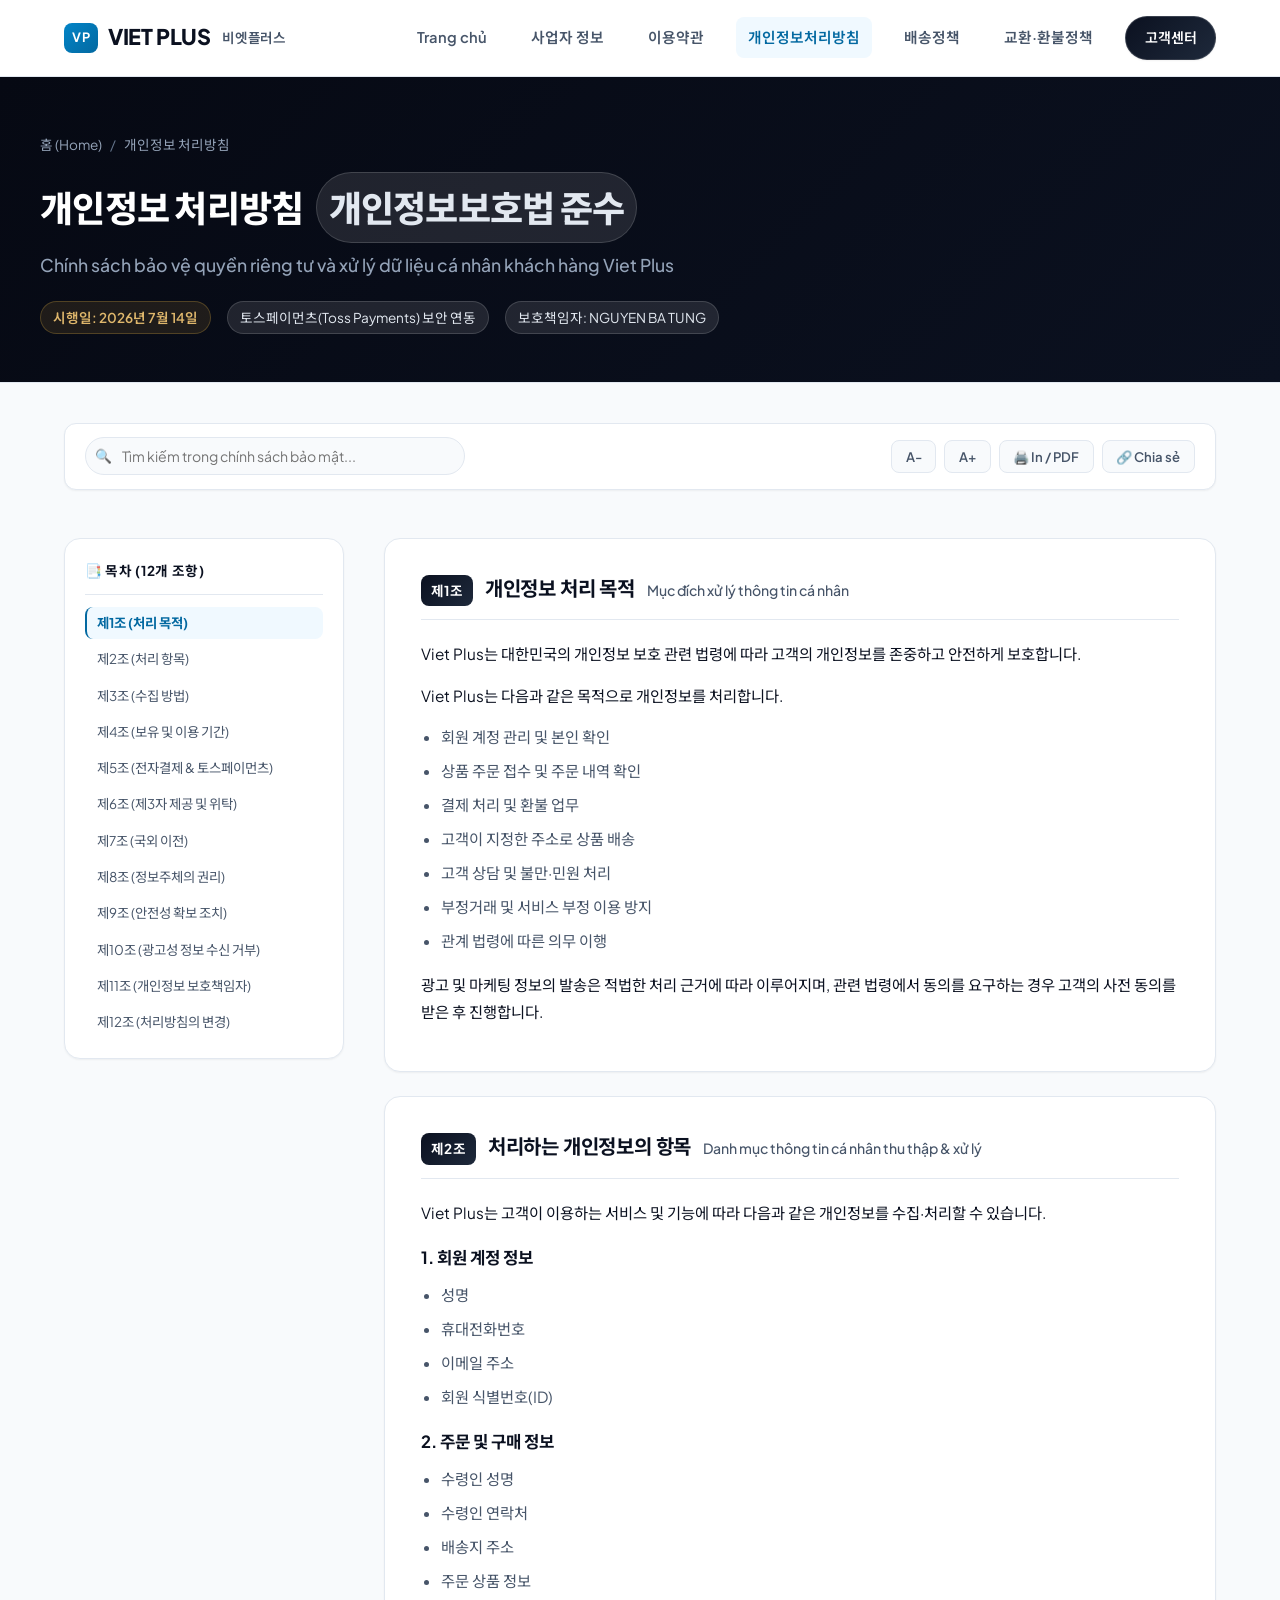
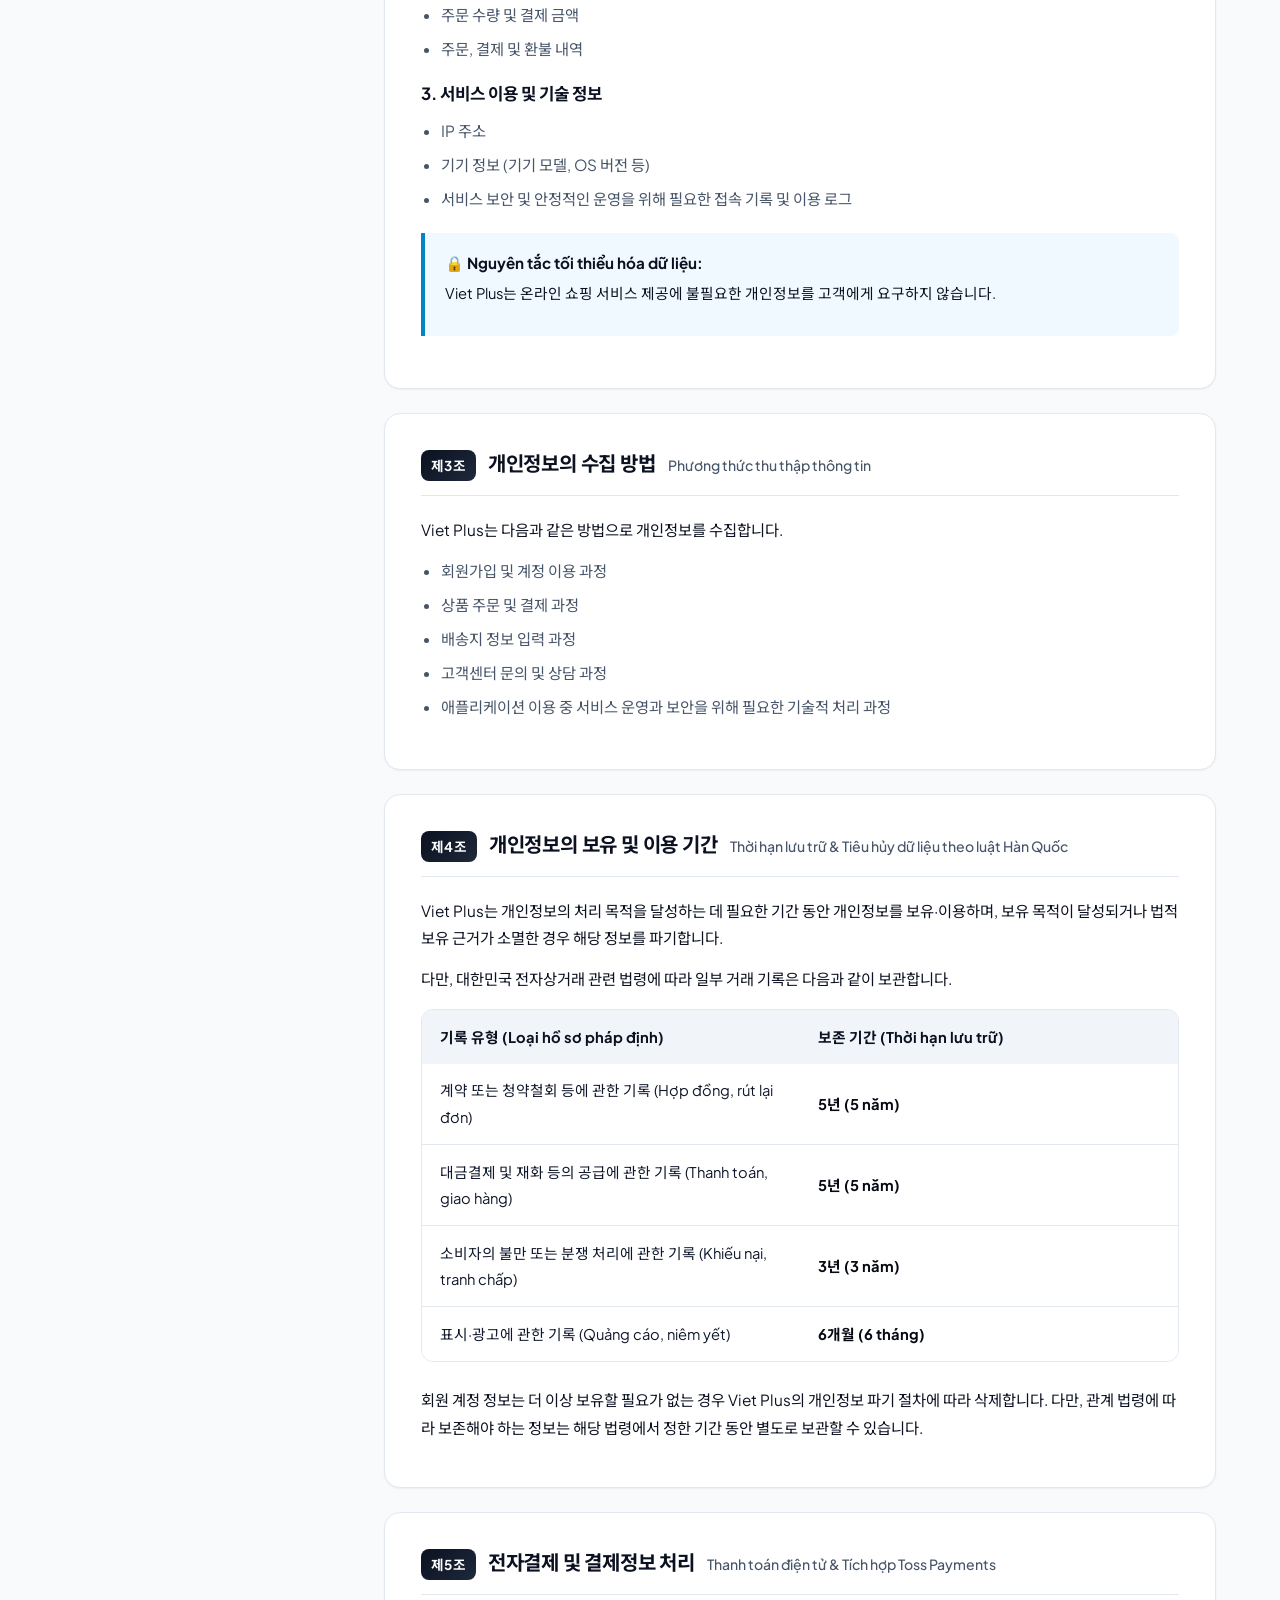
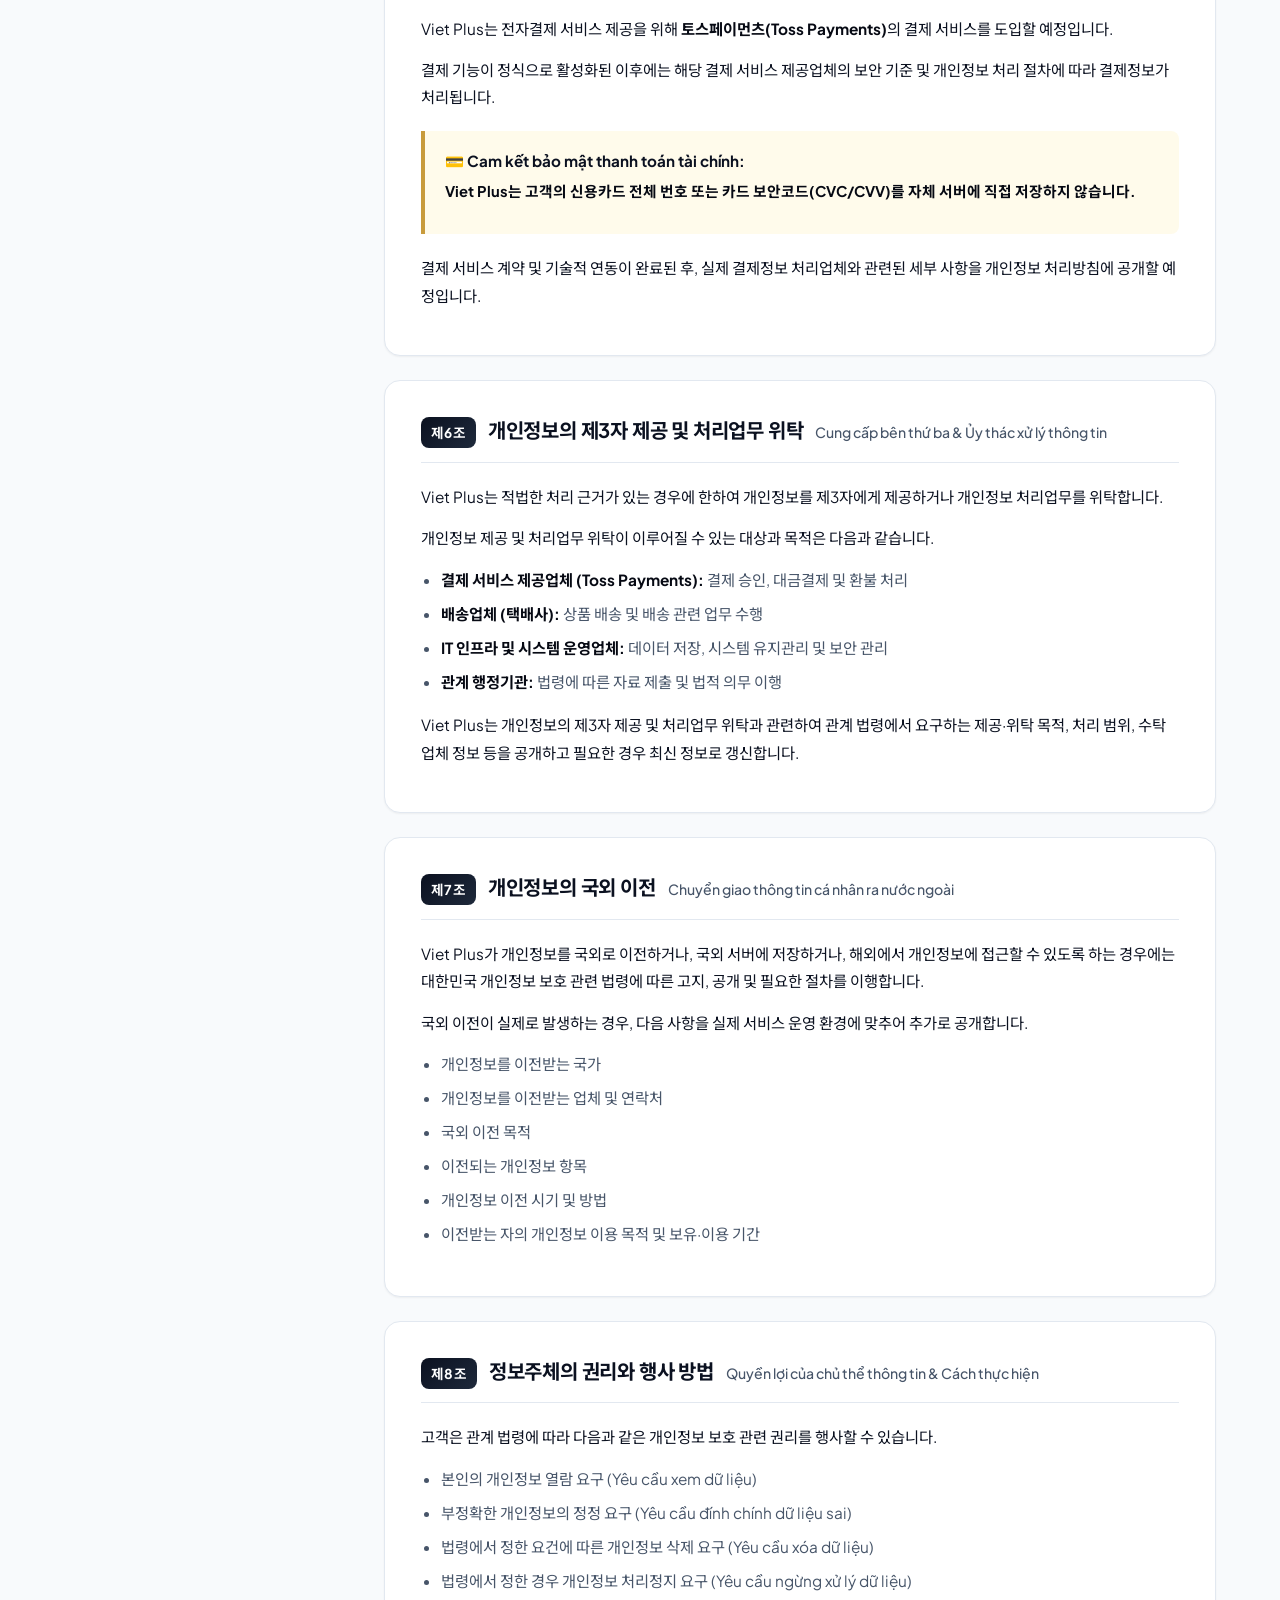
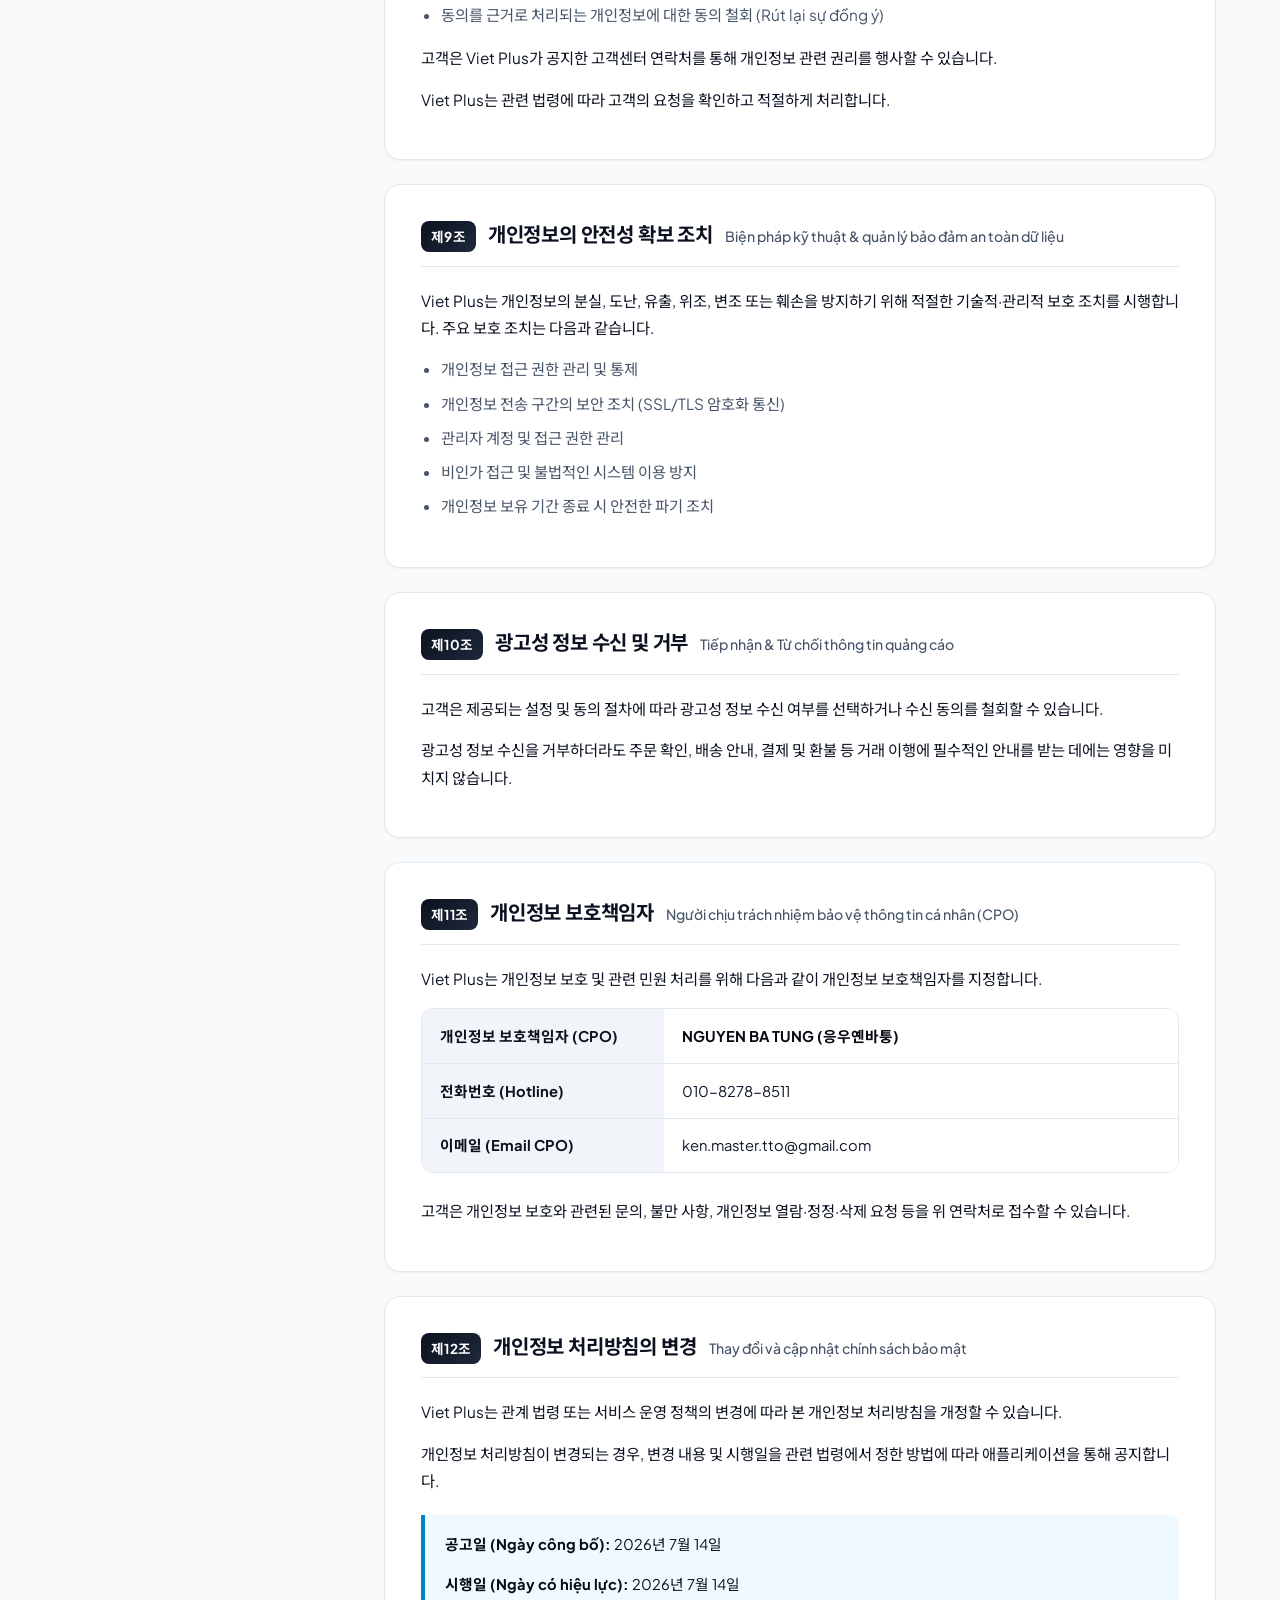
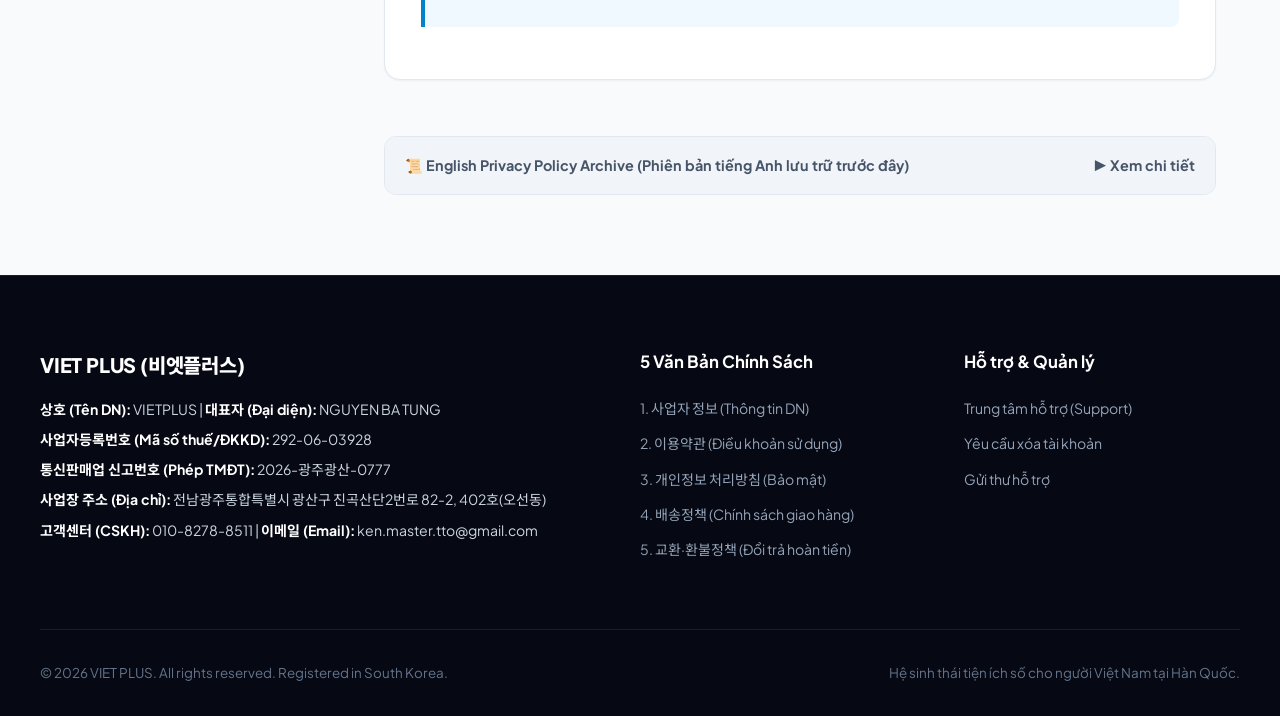
<file: privacy-policy/index.html>
<!DOCTYPE html>
<html lang="ko">
<head>
  <meta charset="UTF-8" />
  <meta name="viewport" content="width=device-width, initial-scale=1.0" />
  <title>개인정보 처리방침 (Chính sách bảo mật) - Viet Plus</title>
  <meta name="description" content="Viet Plus 온라인 쇼핑몰 개인정보 처리방침. 대한민국 개인정보보호법 준수, 수집 항목, 보유기간, 토스페이먼츠 연동 안내." />
  <link rel="preconnect" href="https://fonts.googleapis.com">
  <link rel="preconnect" href="https://fonts.gstatic.com" crossorigin>
  <link href="https://fonts.googleapis.com/css2?family=Noto+Sans+KR:wght@400;500;600;700;800&family=Plus+Jakarta+Sans:wght@400;500;600;700;800&display=swap" rel="stylesheet">
  <link rel="stylesheet" href="../assets/css/style.css" />
</head>
<body>

  <!-- Reading Progress -->
  <div class="reading-progress-container">
    <div class="reading-progress-bar"></div>
  </div>

  <!-- Header -->
  <header class="site-header">
    <div class="header-container">
      <a href="../" class="brand-logo">
        <span class="logo-badge">VP</span>
        <span>VIET PLUS</span>
        <span class="brand-kr">비엣플러스</span>
      </a>

      <nav class="nav-menu">
        <a href="../" class="nav-link">Trang chủ</a>
        <a href="../business-info/" class="nav-link">사업자 정보</a>
        <a href="../terms/" class="nav-link">이용약관</a>
        <a href="../privacy-policy/" class="nav-link active">개인정보처리방침</a>
        <a href="../shipping-policy/" class="nav-link">배송정책</a>
        <a href="../refund-policy/" class="nav-link">교환·환불정책</a>
        <a href="../support/" class="nav-cta-btn">고객센터</a>
      </nav>

      <button class="mobile-nav-toggle" aria-label="Toggle Menu">
        <svg viewBox="0 0 24 24" fill="none" stroke="currentColor" stroke-width="2">
          <line x1="3" y1="12" x2="21" y2="12"></line>
          <line x1="3" y1="6" x2="21" y2="6"></line>
          <line x1="3" y1="18" x2="21" y2="18"></line>
        </svg>
      </button>
    </div>
  </header>

  <!-- Mobile Drawer -->
  <div class="mobile-menu-drawer">
    <a href="../" class="nav-link">Trang chủ (Home)</a>
    <a href="../business-info/" class="nav-link">1. 사업자 정보 (Thông tin doanh nghiệp)</a>
    <a href="../terms/" class="nav-link">2. 이용약관 (Điều khoản sử dụng)</a>
    <a href="../privacy-policy/" class="nav-link active">3. 개인정보 처리방침 (Chính sách bảo mật)</a>
    <a href="../shipping-policy/" class="nav-link">4. 배송정책 (Chính sách giao hàng)</a>
    <a href="../refund-policy/" class="nav-link">5. 교환·환불정책 (Chính sách đổi trả)</a>
    <a href="../support/" class="nav-link">Trung tâm hỗ trợ (Support)</a>
    <a href="../delete-account/" class="nav-link">Yêu cầu xóa tài khoản (Delete Account)</a>
  </div>

  <!-- Policy Hero -->
  <section class="policy-hero">
    <div class="policy-hero-inner">
      <div class="breadcrumbs">
        <a href="../">홈 (Home)</a>
        <span class="separator">/</span>
        <span>개인정보 처리방침</span>
      </div>
      <h1 class="policy-main-title">
        개인정보 처리방침
        <span class="meta-pill">개인정보보호법 준수</span>
      </h1>
      <p class="policy-subtitle-vn">Chính sách bảo vệ quyền riêng tư và xử lý dữ liệu cá nhân khách hàng Viet Plus</p>
      <div class="policy-meta-strip">
        <span class="meta-pill effective-date">시행일: 2026년 7월 14일</span>
        <span class="meta-pill">토스페이먼츠(Toss Payments) 보안 연동</span>
        <span class="meta-pill">보호책임자: NGUYEN BA TUNG</span>
      </div>
    </div>
  </section>

  <!-- Main Content Layout -->
  <main class="policy-page-container">

    <!-- Reader Toolbar -->
    <div class="reader-toolbar">
      <div class="reader-search-box">
        <span class="search-icon">🔍</span>
        <input type="text" id="policySearch" placeholder="Tìm kiếm trong chính sách bảo mật..." />
      </div>
      <div class="reader-tools">
        <button class="tool-btn" id="btnFontDecrease" title="Thu nhỏ chữ">A-</button>
        <button class="tool-btn" id="btnFontIncrease" title="Phóng to chữ">A+</button>
        <button class="tool-btn" id="btnPrint" title="In trang">🖨️ In / PDF</button>
        <button class="tool-btn" id="btnCopyLink" title="Sao chép link">🔗 Chia sẻ</button>
      </div>
    </div>

    <!-- TOC Sidebar -->
    <aside class="policy-sidebar">
      <div class="toc-header">
        📑 목차 (12개 조항)
      </div>
      <ul class="toc-list">
        <li class="toc-item active"><a href="#article-1">제1조 (처리 목적)</a></li>
        <li class="toc-item"><a href="#article-2">제2조 (처리 항목)</a></li>
        <li class="toc-item"><a href="#article-3">제3조 (수집 방법)</a></li>
        <li class="toc-item"><a href="#article-4">제4조 (보유 및 이용 기간)</a></li>
        <li class="toc-item"><a href="#article-5">제5조 (전자결제 & 토스페이먼츠)</a></li>
        <li class="toc-item"><a href="#article-6">제6조 (제3자 제공 및 위탁)</a></li>
        <li class="toc-item"><a href="#article-7">제7조 (국외 이전)</a></li>
        <li class="toc-item"><a href="#article-8">제8조 (정보주체의 권리)</a></li>
        <li class="toc-item"><a href="#article-9">제9조 (안전성 확보 조치)</a></li>
        <li class="toc-item"><a href="#article-10">제10조 (광고성 정보 수신 거부)</a></li>
        <li class="toc-item"><a href="#article-11">제11조 (개인정보 보호책임자)</a></li>
        <li class="toc-item"><a href="#article-12">제12조 (처리방침의 변경)</a></li>
      </ul>
    </aside>

    <!-- Articles Stream -->
    <div class="policy-articles-stream">

      <!-- Article 1 -->
      <article class="policy-article-card" id="article-1">
        <div class="article-header">
          <span class="article-number">제1조</span>
          <h2 class="article-title-kr">개인정보 처리 목적</h2>
          <span class="article-title-vn">Mục đích xử lý thông tin cá nhân</span>
        </div>
        <div class="article-body">
          <p>Viet Plus는 대한민국의 개인정보 보호 관련 법령에 따라 고객의 개인정보를 존중하고 안전하게 보호합니다.</p>
          <p>Viet Plus는 다음과 같은 목적으로 개인정보를 처리합니다.</p>
          <ul>
            <li>회원 계정 관리 및 본인 확인</li>
            <li>상품 주문 접수 및 주문 내역 확인</li>
            <li>결제 처리 및 환불 업무</li>
            <li>고객이 지정한 주소로 상품 배송</li>
            <li>고객 상담 및 불만·민원 처리</li>
            <li>부정거래 및 서비스 부정 이용 방지</li>
            <li>관계 법령에 따른 의무 이행</li>
          </ul>
          <p>광고 및 마케팅 정보의 발송은 적법한 처리 근거에 따라 이루어지며, 관련 법령에서 동의를 요구하는 경우 고객의 사전 동의를 받은 후 진행합니다.</p>
        </div>
      </article>

      <!-- Article 2 -->
      <article class="policy-article-card" id="article-2">
        <div class="article-header">
          <span class="article-number">제2조</span>
          <h2 class="article-title-kr">처리하는 개인정보의 항목</h2>
          <span class="article-title-vn">Danh mục thông tin cá nhân thu thập & xử lý</span>
        </div>
        <div class="article-body">
          <p>Viet Plus는 고객이 이용하는 서비스 및 기능에 따라 다음과 같은 개인정보를 수집·처리할 수 있습니다.</p>
          
          <h3 style="font-size: 1.05rem; margin: 1rem 0 0.5rem; color: var(--navy-900);">1. 회원 계정 정보</h3>
          <ul>
            <li>성명</li>
            <li>휴대전화번호</li>
            <li>이메일 주소</li>
            <li>회원 식별번호(ID)</li>
          </ul>

          <h3 style="font-size: 1.05rem; margin: 1rem 0 0.5rem; color: var(--navy-900);">2. 주문 및 구매 정보</h3>
          <ul>
            <li>수령인 성명</li>
            <li>수령인 연락처</li>
            <li>배송지 주소</li>
            <li>주문 상품 정보</li>
            <li>주문 수량 및 결제 금액</li>
            <li>주문, 결제 및 환불 내역</li>
          </ul>

          <h3 style="font-size: 1.05rem; margin: 1rem 0 0.5rem; color: var(--navy-900);">3. 서비스 이용 및 기술 정보</h3>
          <ul>
            <li>IP 주소</li>
            <li>기기 정보 (기기 모델, OS 버전 등)</li>
            <li>서비스 보안 및 안정적인 운영을 위해 필요한 접속 기록 및 이용 로그</li>
          </ul>

          <div class="notice-callout">
            <div class="notice-callout-title">🔒 Nguyên tắc tối thiểu hóa dữ liệu:</div>
            <p>Viet Plus는 온라인 쇼핑 서비스 제공에 불필요한 개인정보를 고객에게 요구하지 않습니다.</p>
          </div>
        </div>
      </article>

      <!-- Article 3 -->
      <article class="policy-article-card" id="article-3">
        <div class="article-header">
          <span class="article-number">제3조</span>
          <h2 class="article-title-kr">개인정보의 수집 방법</h2>
          <span class="article-title-vn">Phương thức thu thập thông tin</span>
        </div>
        <div class="article-body">
          <p>Viet Plus는 다음과 같은 방법으로 개인정보를 수집합니다.</p>
          <ul>
            <li>회원가입 및 계정 이용 과정</li>
            <li>상품 주문 및 결제 과정</li>
            <li>배송지 정보 입력 과정</li>
            <li>고객센터 문의 및 상담 과정</li>
            <li>애플리케이션 이용 중 서비스 운영과 보안을 위해 필요한 기술적 처리 과정</li>
          </ul>
        </div>
      </article>

      <!-- Article 4 -->
      <article class="policy-article-card" id="article-4">
        <div class="article-header">
          <span class="article-number">제4조</span>
          <h2 class="article-title-kr">개인정보의 보유 및 이용 기간</h2>
          <span class="article-title-vn">Thời hạn lưu trữ & Tiêu hủy dữ liệu theo luật Hàn Quốc</span>
        </div>
        <div class="article-body">
          <p>Viet Plus는 개인정보의 처리 목적을 달성하는 데 필요한 기간 동안 개인정보를 보유·이용하며, 보유 목적이 달성되거나 법적 보유 근거가 소멸한 경우 해당 정보를 파기합니다.</p>
          <p>다만, 대한민국 전자상거래 관련 법령에 따라 일부 거래 기록은 다음과 같이 보관합니다.</p>
          
          <table class="business-info-table">
            <thead>
              <tr>
                <th>기록 유형 (Loại hồ sơ pháp định)</th>
                <th>보존 기간 (Thời hạn lưu trữ)</th>
              </tr>
            </thead>
            <tbody>
              <tr>
                <td>계약 또는 청약철회 등에 관한 기록 (Hợp đồng, rút lại đơn)</td>
                <td><strong>5년 (5 năm)</strong></td>
              </tr>
              <tr>
                <td>대금결제 및 재화 등의 공급에 관한 기록 (Thanh toán, giao hàng)</td>
                <td><strong>5년 (5 năm)</strong></td>
              </tr>
              <tr>
                <td>소비자의 불만 또는 분쟁 처리에 관한 기록 (Khiếu nại, tranh chấp)</td>
                <td><strong>3년 (3 năm)</strong></td>
              </tr>
              <tr>
                <td>표시·광고에 관한 기록 (Quảng cáo, niêm yết)</td>
                <td><strong>6개월 (6 tháng)</strong></td>
              </tr>
            </tbody>
          </table>

          <p>회원 계정 정보는 더 이상 보유할 필요가 없는 경우 Viet Plus의 개인정보 파기 절차에 따라 삭제합니다. 다만, 관계 법령에 따라 보존해야 하는 정보는 해당 법령에서 정한 기간 동안 별도로 보관할 수 있습니다.</p>
        </div>
      </article>

      <!-- Article 5 -->
      <article class="policy-article-card" id="article-5">
        <div class="article-header">
          <span class="article-number">제5조</span>
          <h2 class="article-title-kr">전자결제 및 결제정보 처리</h2>
          <span class="article-title-vn">Thanh toán điện tử & Tích hợp Toss Payments</span>
        </div>
        <div class="article-body">
          <p>Viet Plus는 전자결제 서비스 제공을 위해 <strong>토스페이먼츠(Toss Payments)</strong>의 결제 서비스를 도입할 예정입니다.</p>
          <p>결제 기능이 정식으로 활성화된 이후에는 해당 결제 서비스 제공업체의 보안 기준 및 개인정보 처리 절차에 따라 결제정보가 처리됩니다.</p>
          
          <div class="notice-callout gold">
            <div class="notice-callout-title">💳 Cam kết bảo mật thanh toán tài chính:</div>
            <p><strong>Viet Plus는 고객의 신용카드 전체 번호 또는 카드 보안코드(CVC/CVV)를 자체 서버에 직접 저장하지 않습니다.</strong></p>
          </div>

          <p>결제 서비스 계약 및 기술적 연동이 완료된 후, 실제 결제정보 처리업체와 관련된 세부 사항을 개인정보 처리방침에 공개할 예정입니다.</p>
        </div>
      </article>

      <!-- Article 6 -->
      <article class="policy-article-card" id="article-6">
        <div class="article-header">
          <span class="article-number">제6조</span>
          <h2 class="article-title-kr">개인정보의 제3자 제공 및 처리업무 위탁</h2>
          <span class="article-title-vn">Cung cấp bên thứ ba & Ủy thác xử lý thông tin</span>
        </div>
        <div class="article-body">
          <p>Viet Plus는 적법한 처리 근거가 있는 경우에 한하여 개인정보를 제3자에게 제공하거나 개인정보 처리업무를 위탁합니다.</p>
          <p>개인정보 제공 및 처리업무 위탁이 이루어질 수 있는 대상과 목적은 다음과 같습니다.</p>
          <ul>
            <li><strong>결제 서비스 제공업체 (Toss Payments):</strong> 결제 승인, 대금결제 및 환불 처리</li>
            <li><strong>배송업체 (택배사):</strong> 상품 배송 및 배송 관련 업무 수행</li>
            <li><strong>IT 인프라 및 시스템 운영업체:</strong> 데이터 저장, 시스템 유지관리 및 보안 관리</li>
            <li><strong>관계 행정기관:</strong> 법령에 따른 자료 제출 및 법적 의무 이행</li>
          </ul>
          <p>Viet Plus는 개인정보의 제3자 제공 및 처리업무 위탁과 관련하여 관계 법령에서 요구하는 제공·위탁 목적, 처리 범위, 수탁업체 정보 등을 공개하고 필요한 경우 최신 정보로 갱신합니다.</p>
        </div>
      </article>

      <!-- Article 7 -->
      <article class="policy-article-card" id="article-7">
        <div class="article-header">
          <span class="article-number">제7조</span>
          <h2 class="article-title-kr">개인정보의 국외 이전</h2>
          <span class="article-title-vn">Chuyển giao thông tin cá nhân ra nước ngoài</span>
        </div>
        <div class="article-body">
          <p>Viet Plus가 개인정보를 국외로 이전하거나, 국외 서버에 저장하거나, 해외에서 개인정보에 접근할 수 있도록 하는 경우에는 대한민국 개인정보 보호 관련 법령에 따른 고지, 공개 및 필요한 절차를 이행합니다.</p>
          <p>국외 이전이 실제로 발생하는 경우, 다음 사항을 실제 서비스 운영 환경에 맞추어 추가로 공개합니다.</p>
          <ul>
            <li>개인정보를 이전받는 국가</li>
            <li>개인정보를 이전받는 업체 및 연락처</li>
            <li>국외 이전 목적</li>
            <li>이전되는 개인정보 항목</li>
            <li>개인정보 이전 시기 및 방법</li>
            <li>이전받는 자의 개인정보 이용 목적 및 보유·이용 기간</li>
          </ul>
        </div>
      </article>

      <!-- Article 8 -->
      <article class="policy-article-card" id="article-8">
        <div class="article-header">
          <span class="article-number">제8조</span>
          <h2 class="article-title-kr">정보주체의 권리와 행사 방법</h2>
          <span class="article-title-vn">Quyền lợi của chủ thể thông tin & Cách thực hiện</span>
        </div>
        <div class="article-body">
          <p>고객은 관계 법령에 따라 다음과 같은 개인정보 보호 관련 권리를 행사할 수 있습니다.</p>
          <ul>
            <li>본인의 개인정보 열람 요구 (Yêu cầu xem dữ liệu)</li>
            <li>부정확한 개인정보의 정정 요구 (Yêu cầu đính chính dữ liệu sai)</li>
            <li>법령에서 정한 요건에 따른 개인정보 삭제 요구 (Yêu cầu xóa dữ liệu)</li>
            <li>법령에서 정한 경우 개인정보 처리정지 요구 (Yêu cầu ngừng xử lý dữ liệu)</li>
            <li>동의를 근거로 처리되는 개인정보에 대한 동의 철회 (Rút lại sự đồng ý)</li>
          </ul>
          <p>고객은 Viet Plus가 공지한 고객센터 연락처를 통해 개인정보 관련 권리를 행사할 수 있습니다.</p>
          <p>Viet Plus는 관련 법령에 따라 고객의 요청을 확인하고 적절하게 처리합니다.</p>
        </div>
      </article>

      <!-- Article 9 -->
      <article class="policy-article-card" id="article-9">
        <div class="article-header">
          <span class="article-number">제9조</span>
          <h2 class="article-title-kr">개인정보의 안전성 확보 조치</h2>
          <span class="article-title-vn">Biện pháp kỹ thuật & quản lý bảo đảm an toàn dữ liệu</span>
        </div>
        <div class="article-body">
          <p>Viet Plus는 개인정보의 분실, 도난, 유출, 위조, 변조 또는 훼손을 방지하기 위해 적절한 기술적·관리적 보호 조치를 시행합니다. 주요 보호 조치는 다음과 같습니다.</p>
          <ul>
            <li>개인정보 접근 권한 관리 및 통제</li>
            <li>개인정보 전송 구간의 보안 조치 (SSL/TLS 암호화 통신)</li>
            <li>관리자 계정 및 접근 권한 관리</li>
            <li>비인가 접근 및 불법적인 시스템 이용 방지</li>
            <li>개인정보 보유 기간 종료 시 안전한 파기 조치</li>
          </ul>
        </div>
      </article>

      <!-- Article 10 -->
      <article class="policy-article-card" id="article-10">
        <div class="article-header">
          <span class="article-number">제10조</span>
          <h2 class="article-title-kr">광고성 정보 수신 및 거부</h2>
          <span class="article-title-vn">Tiếp nhận & Từ chối thông tin quảng cáo</span>
        </div>
        <div class="article-body">
          <p>고객은 제공되는 설정 및 동의 절차에 따라 광고성 정보 수신 여부를 선택하거나 수신 동의를 철회할 수 있습니다.</p>
          <p>광고성 정보 수신을 거부하더라도 주문 확인, 배송 안내, 결제 및 환불 등 거래 이행에 필수적인 안내를 받는 데에는 영향을 미치지 않습니다.</p>
        </div>
      </article>

      <!-- Article 11 -->
      <article class="policy-article-card" id="article-11">
        <div class="article-header">
          <span class="article-number">제11조</span>
          <h2 class="article-title-kr">개인정보 보호책임자</h2>
          <span class="article-title-vn">Người chịu trách nhiệm bảo vệ thông tin cá nhân (CPO)</span>
        </div>
        <div class="article-body">
          <p>Viet Plus는 개인정보 보호 및 관련 민원 처리를 위해 다음과 같이 개인정보 보호책임자를 지정합니다.</p>
          <table class="business-info-table">
            <tbody>
              <tr>
                <th>개인정보 보호책임자 (CPO)</th>
                <td><strong>NGUYEN BA TUNG (응우옌바퉁)</strong></td>
              </tr>
              <tr>
                <th>전화번호 (Hotline)</th>
                <td>010-8278-8511</td>
              </tr>
              <tr>
                <th>이메일 (Email CPO)</th>
                <td>ken.master.tto@gmail.com</td>
              </tr>
            </tbody>
          </table>
          <p>고객은 개인정보 보호와 관련된 문의, 불만 사항, 개인정보 열람·정정·삭제 요청 등을 위 연락처로 접수할 수 있습니다.</p>
        </div>
      </article>

      <!-- Article 12 -->
      <article class="policy-article-card" id="article-12">
        <div class="article-header">
          <span class="article-number">제12조</span>
          <h2 class="article-title-kr">개인정보 처리방침의 변경</h2>
          <span class="article-title-vn">Thay đổi và cập nhật chính sách bảo mật</span>
        </div>
        <div class="article-body">
          <p>Viet Plus는 관계 법령 또는 서비스 운영 정책의 변경에 따라 본 개인정보 처리방침을 개정할 수 있습니다.</p>
          <p>개인정보 처리방침이 변경되는 경우, 변경 내용 및 시행일을 관련 법령에서 정한 방법에 따라 애플리케이션을 통해 공지합니다.</p>
          <div class="notice-callout">
            <p><strong>공고일 (Ngày công bố):</strong> 2026년 7월 14일</p>
            <p><strong>시행일 (Ngày có hiệu lực):</strong> 2026년 7월 14일</p>
          </div>
        </div>
      </article>

      <!-- Legacy Code Preserved (Bảo lưu toàn bộ code/nội dung cũ của privacy-policy) -->
      <div class="legacy-accordion">
        <div class="legacy-header">
          <span>📜 English Privacy Policy Archive (Phiên bản tiếng Anh lưu trữ trước đây)</span>
          <span class="legacy-indicator">▶ Xem chi tiết</span>
        </div>
        <div class="legacy-content" style="display: none;">
          <p>Viet Plus respects your privacy and is committed to protecting your personal data.</p>
          <h4 style="margin-top: 1rem;">Information We Collect:</h4>
          <ul>
            <li>Contact information (email address, phone number)</li>
            <li>User content (messages, listings, uploaded images)</li>
            <li>Usage data (interactions within the app)</li>
            <li>Device and diagnostic data (crash logs, performance data)</li>
          </ul>
          <h4 style="margin-top: 1rem;">Account Deletion:</h4>
          <p>You can request account deletion here: <a href="../delete-account/" style="color: var(--blue-700); text-decoration: underline;">Account Deletion Page</a></p>
          <h4 style="margin-top: 1rem;">Contact:</h4>
          <p>Email: ken.master.tto@gmail.com</p>
        </div>
      </div>

    </div>
  </main>

  <!-- Mobile Floating TOC Button -->
  <button class="mobile-toc-fab" aria-label="Toggle Table of Contents">
    <svg width="18" height="18" viewBox="0 0 24 24" fill="none" stroke="currentColor" stroke-width="2">
      <path d="M4 6h16M4 12h16M4 18h7"/>
    </svg>
    Mục lục điều khoản
  </button>

  <!-- Footer -->
  <footer class="site-footer">
    <div class="footer-inner">
      <div class="footer-grid">
        <div class="footer-company-info">
          <h4>VIET PLUS (비엣플러스)</h4>
          <p><strong>상호 (Tên DN):</strong> VIETPLUS | <strong>대표자 (Đại diện):</strong> NGUYEN BA TUNG</p>
          <p><strong>사업자등록번호 (Mã số thuế/ĐKKD):</strong> 292-06-03928</p>
          <p><strong>통신판매업 신고번호 (Phép TMĐT):</strong> 2026-광주광산-0777</p>
          <p><strong>사업장 주소 (Địa chỉ):</strong> 전남광주통합특별시 광산구 진곡산단2번로 82-2, 402호(오선동)</p>
          <p><strong>고객센터 (CSKH):</strong> 010-8278-8511 | <strong>이메일 (Email):</strong> ken.master.tto@gmail.com</p>
        </div>

        <div class="footer-col">
          <h4>5 Văn Bản Chính Sách</h4>
          <ul>
            <li><a href="../business-info/">1. 사업자 정보 (Thông tin DN)</a></li>
            <li><a href="../terms/">2. 이용약관 (Điều khoản sử dụng)</a></li>
            <li><a href="../privacy-policy/">3. 개인정보 처리방침 (Bảo mật)</a></li>
            <li><a href="../shipping-policy/">4. 배송정책 (Chính sách giao hàng)</a></li>
            <li><a href="../refund-policy/">5. 교환·환불정책 (Đổi trả hoàn tiền)</a></li>
          </ul>
        </div>

        <div class="footer-col">
          <h4>Hỗ trợ & Quản lý</h4>
          <ul>
            <li><a href="../support/">Trung tâm hỗ trợ (Support)</a></li>
            <li><a href="../delete-account/">Yêu cầu xóa tài khoản</a></li>
            <li><a href="mailto:ken.master.tto@gmail.com">Gửi thư hỗ trợ</a></li>
          </ul>
        </div>
      </div>

      <div class="footer-bottom">
        <p>© 2026 VIET PLUS. All rights reserved. Registered in South Korea.</p>
        <p>Hệ sinh thái tiện ích số cho người Việt Nam tại Hàn Quốc.</p>
      </div>
    </div>
  </footer>

  <script src="../assets/js/main.js"></script>
</body>
</html>
</file>
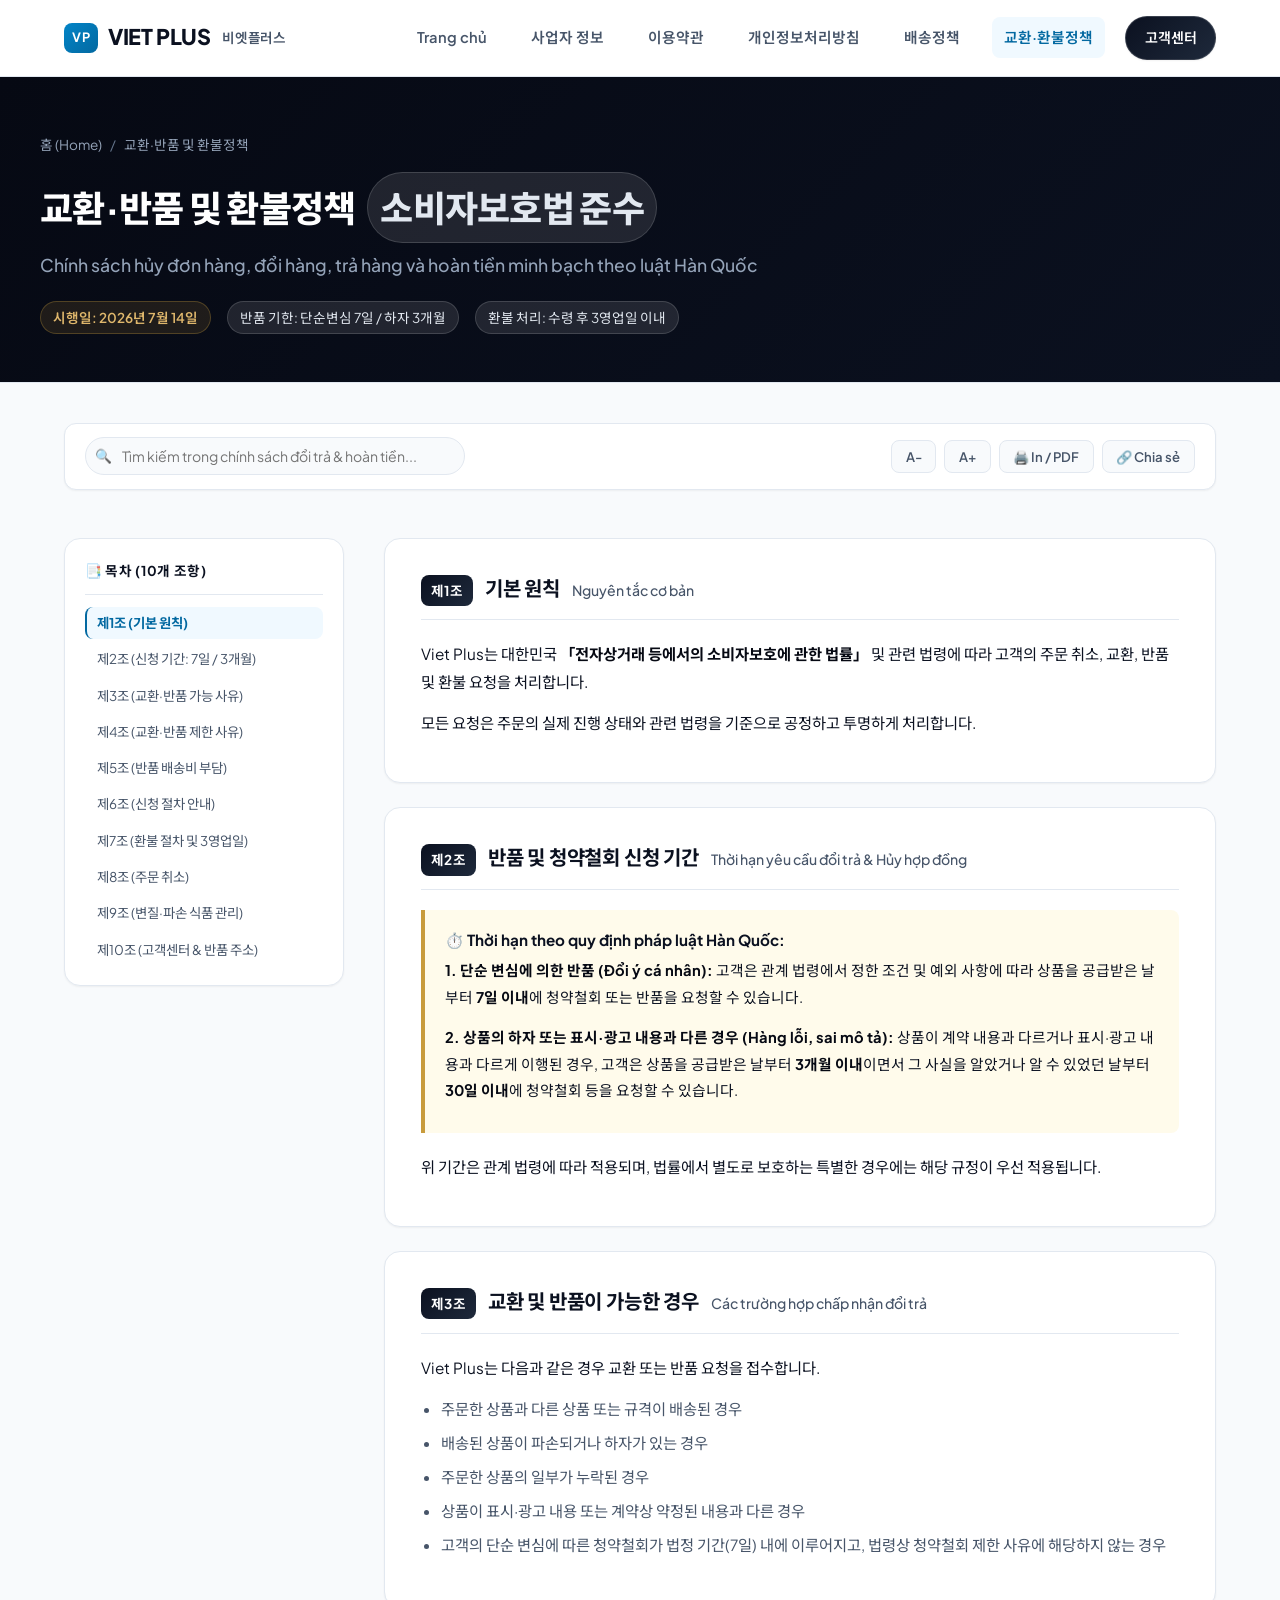
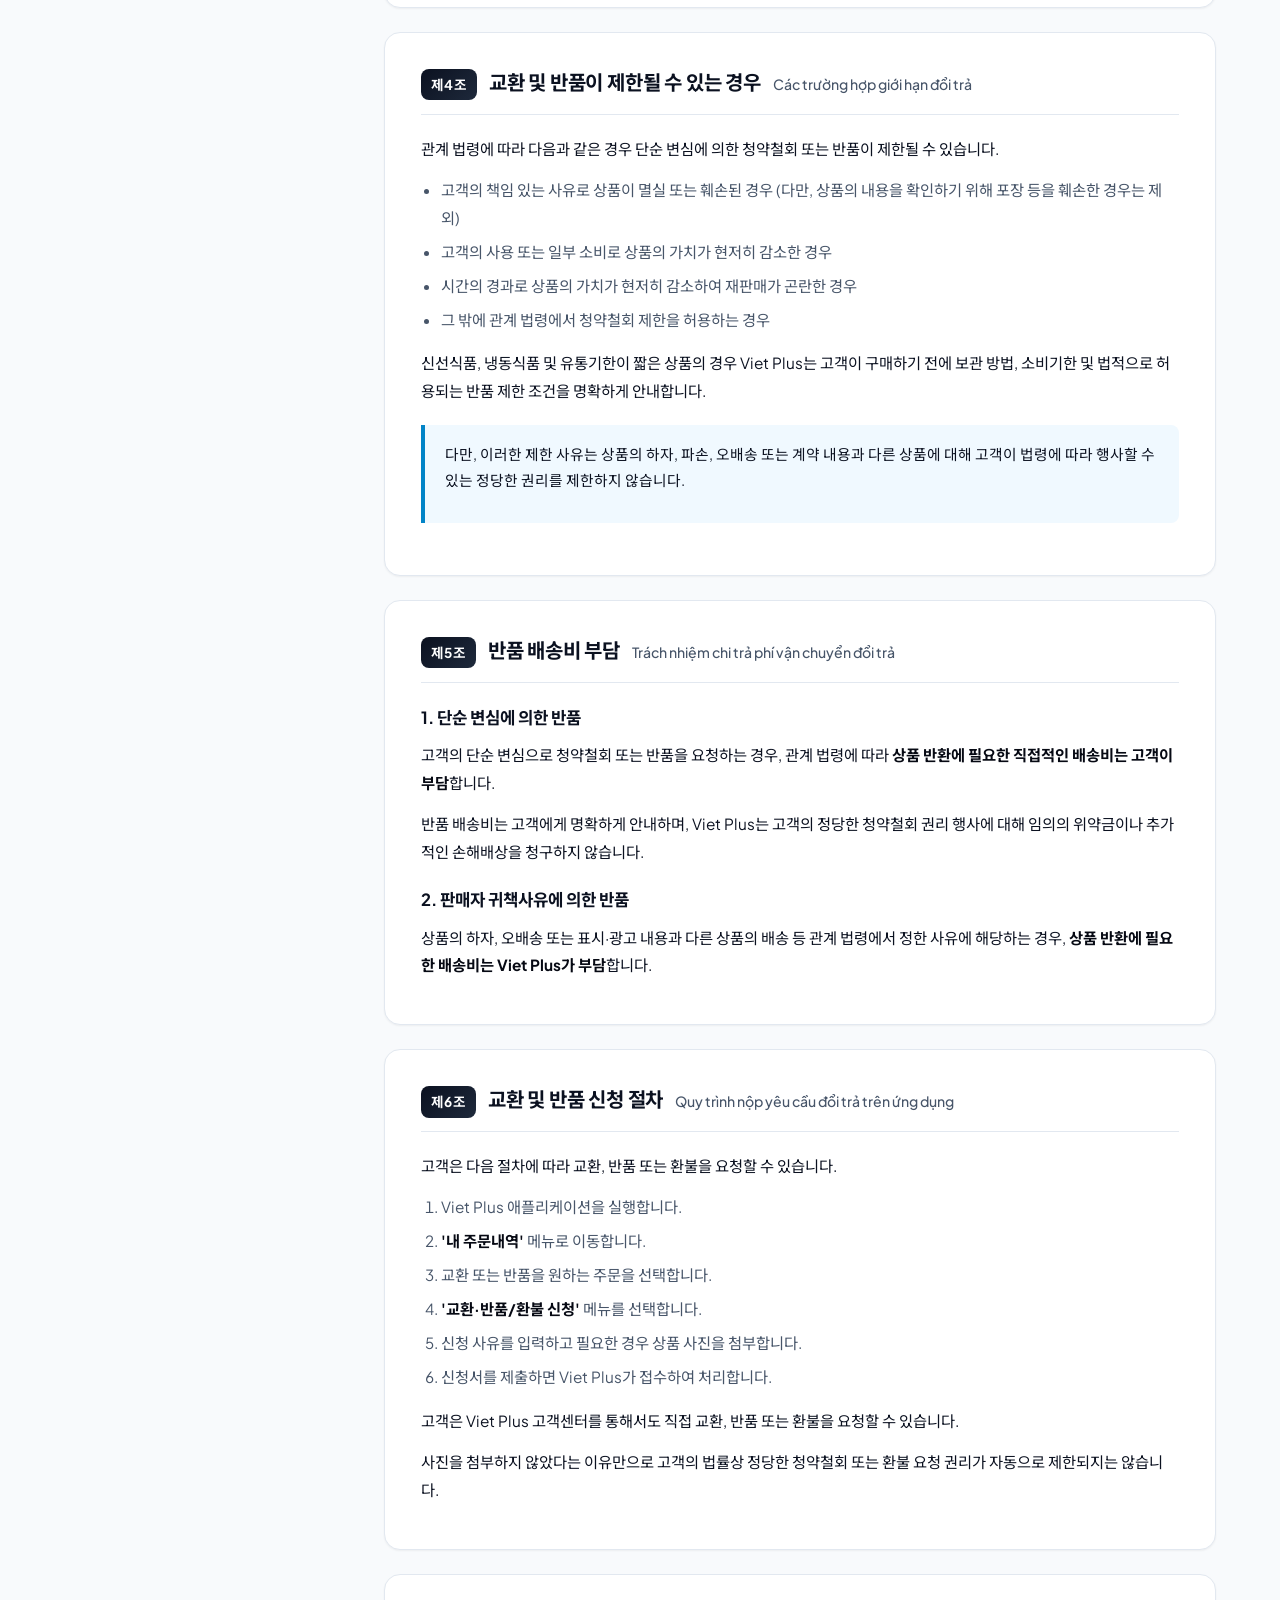
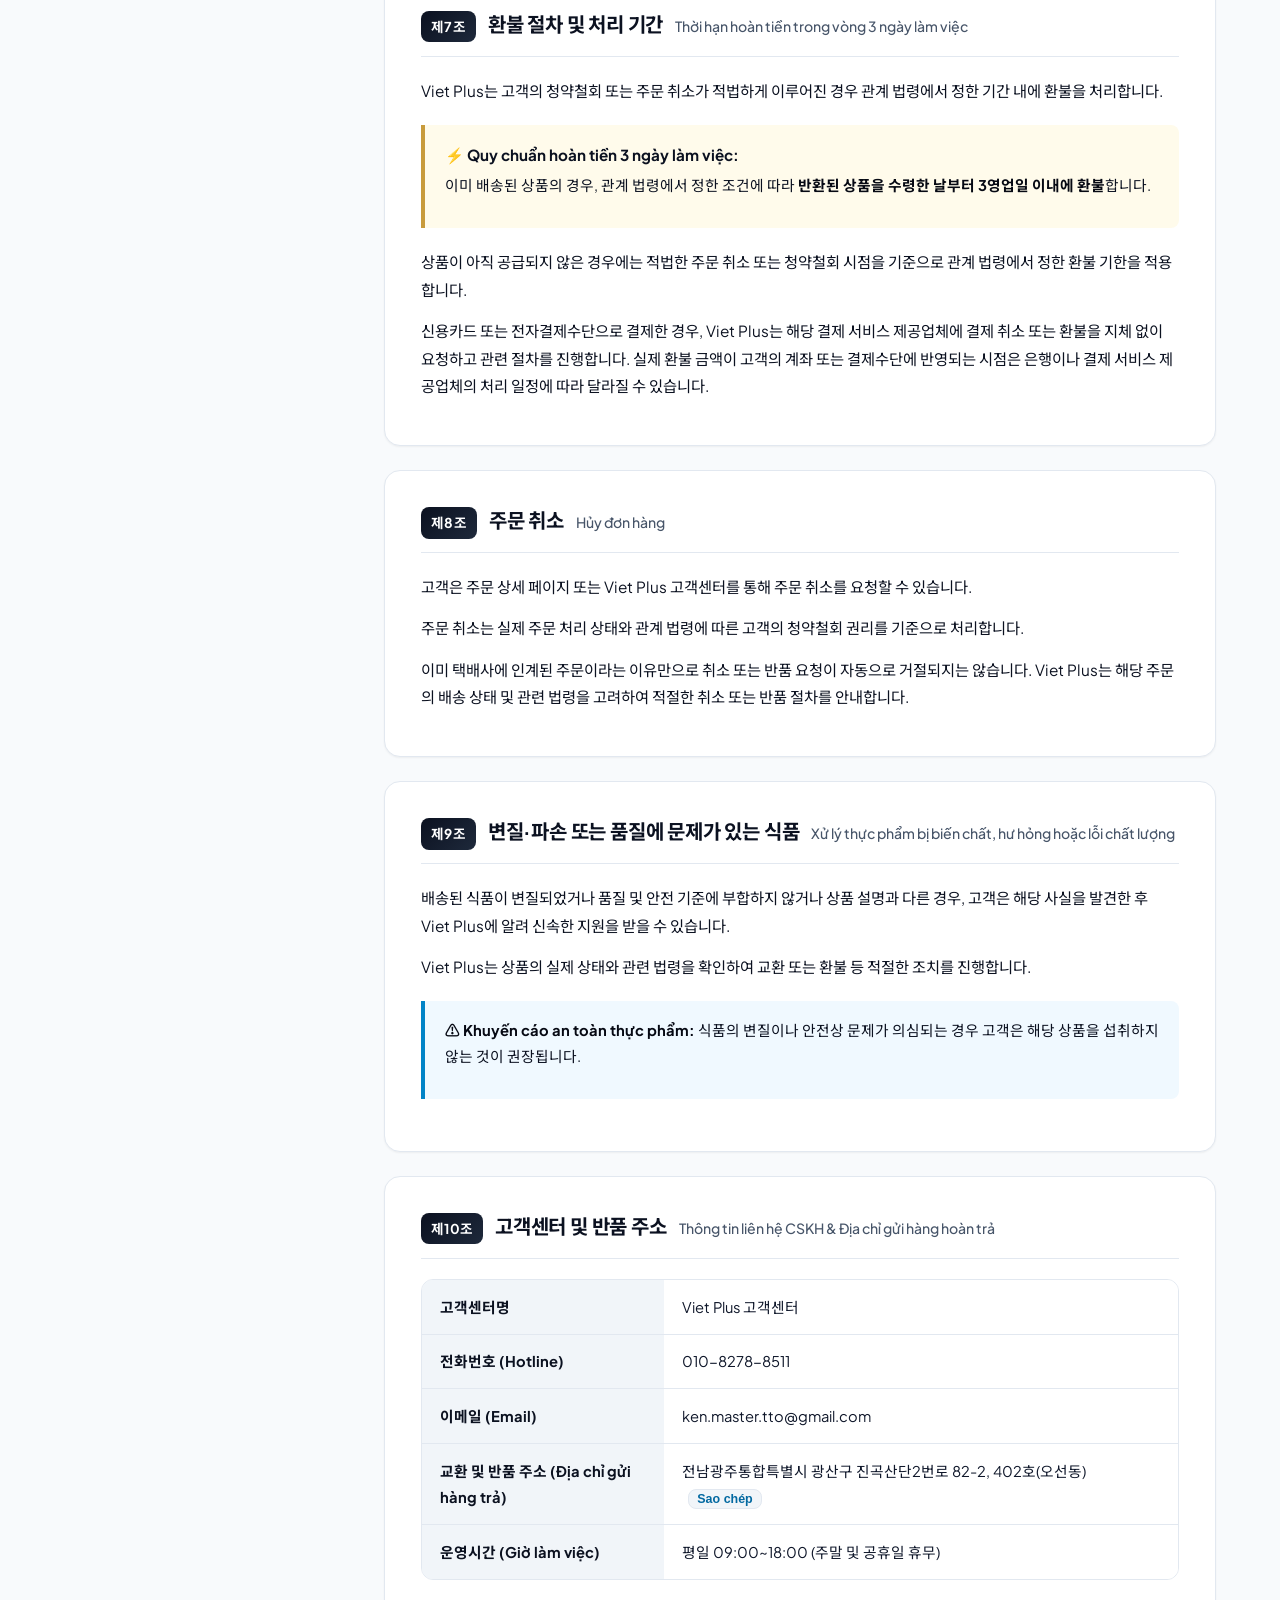
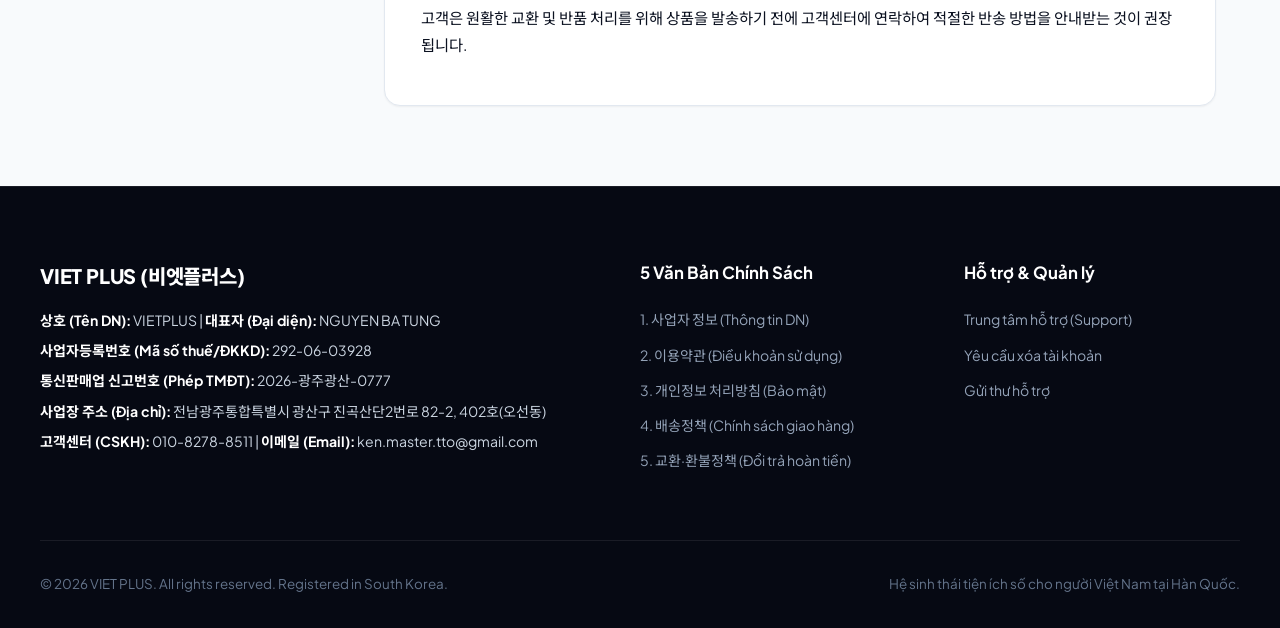
<file: refund-policy/index.html>
<!DOCTYPE html>
<html lang="ko">
<head>
  <meta charset="UTF-8" />
  <meta name="viewport" content="width=device-width, initial-scale=1.0" />
  <title>교환·반품 및 환불정책 (Chính sách đổi trả & hoàn tiền) - Viet Plus</title>
  <meta name="description" content="Viet Plus 온라인 쇼핑몰 교환, 반품, 환불 규정. 전자상거래법 준수 7일 이내 청약철회, 환불 처리 기간 안내." />
  <link rel="preconnect" href="https://fonts.googleapis.com">
  <link rel="preconnect" href="https://fonts.gstatic.com" crossorigin>
  <link href="https://fonts.googleapis.com/css2?family=Noto+Sans+KR:wght@400;500;600;700;800&family=Plus+Jakarta+Sans:wght@400;500;600;700;800&display=swap" rel="stylesheet">
  <link rel="stylesheet" href="../assets/css/style.css" />
</head>
<body>

  <!-- Reading Progress -->
  <div class="reading-progress-container">
    <div class="reading-progress-bar"></div>
  </div>

  <!-- Header -->
  <header class="site-header">
    <div class="header-container">
      <a href="../" class="brand-logo">
        <span class="logo-badge">VP</span>
        <span>VIET PLUS</span>
        <span class="brand-kr">비엣플러스</span>
      </a>

      <nav class="nav-menu">
        <a href="../" class="nav-link">Trang chủ</a>
        <a href="../business-info/" class="nav-link">사업자 정보</a>
        <a href="../terms/" class="nav-link">이용약관</a>
        <a href="../privacy-policy/" class="nav-link">개인정보처리방침</a>
        <a href="../shipping-policy/" class="nav-link">배송정책</a>
        <a href="../refund-policy/" class="nav-link active">교환·환불정책</a>
        <a href="../support/" class="nav-cta-btn">고객센터</a>
      </nav>

      <button class="mobile-nav-toggle" aria-label="Toggle Menu">
        <svg viewBox="0 0 24 24" fill="none" stroke="currentColor" stroke-width="2">
          <line x1="3" y1="12" x2="21" y2="12"></line>
          <line x1="3" y1="6" x2="21" y2="6"></line>
          <line x1="3" y1="18" x2="21" y2="18"></line>
        </svg>
      </button>
    </div>
  </header>

  <!-- Mobile Drawer -->
  <div class="mobile-menu-drawer">
    <a href="../" class="nav-link">Trang chủ (Home)</a>
    <a href="../business-info/" class="nav-link">1. 사업자 정보 (Thông tin doanh nghiệp)</a>
    <a href="../terms/" class="nav-link">2. 이용약관 (Điều khoản sử dụng)</a>
    <a href="../privacy-policy/" class="nav-link">3. 개인정보 처리방침 (Chính sách bảo mật)</a>
    <a href="../shipping-policy/" class="nav-link">4. 배송정책 (Chính sách giao hàng)</a>
    <a href="../refund-policy/" class="nav-link active">5. 교환·환불정책 (Chính sách đổi trả)</a>
    <a href="../support/" class="nav-link">Trung tâm hỗ trợ (Support)</a>
    <a href="../delete-account/" class="nav-link">Yêu cầu xóa tài khoản (Delete Account)</a>
  </div>

  <!-- Policy Hero -->
  <section class="policy-hero">
    <div class="policy-hero-inner">
      <div class="breadcrumbs">
        <a href="../">홈 (Home)</a>
        <span class="separator">/</span>
        <span>교환·반품 및 환불정책</span>
      </div>
      <h1 class="policy-main-title">
        교환·반품 및 환불정책
        <span class="meta-pill">소비자보호법 준수</span>
      </h1>
      <p class="policy-subtitle-vn">Chính sách hủy đơn hàng, đổi hàng, trả hàng và hoàn tiền minh bạch theo luật Hàn Quốc</p>
      <div class="policy-meta-strip">
        <span class="meta-pill effective-date">시행일: 2026년 7월 14일</span>
        <span class="meta-pill">반품 기한: 단순변심 7일 / 하자 3개월</span>
        <span class="meta-pill">환불 처리: 수령 후 3영업일 이내</span>
      </div>
    </div>
  </section>

  <!-- Main Content Layout -->
  <main class="policy-page-container">

    <!-- Reader Toolbar -->
    <div class="reader-toolbar">
      <div class="reader-search-box">
        <span class="search-icon">🔍</span>
        <input type="text" id="policySearch" placeholder="Tìm kiếm trong chính sách đổi trả & hoàn tiền..." />
      </div>
      <div class="reader-tools">
        <button class="tool-btn" id="btnFontDecrease" title="Thu nhỏ chữ">A-</button>
        <button class="tool-btn" id="btnFontIncrease" title="Phóng to chữ">A+</button>
        <button class="tool-btn" id="btnPrint" title="In trang">🖨️ In / PDF</button>
        <button class="tool-btn" id="btnCopyLink" title="Sao chép link">🔗 Chia sẻ</button>
      </div>
    </div>

    <!-- TOC Sidebar -->
    <aside class="policy-sidebar">
      <div class="toc-header">
        📑 목차 (10개 조항)
      </div>
      <ul class="toc-list">
        <li class="toc-item active"><a href="#article-1">제1조 (기본 원칙)</a></li>
        <li class="toc-item"><a href="#article-2">제2조 (신청 기간: 7일 / 3개월)</a></li>
        <li class="toc-item"><a href="#article-3">제3조 (교환·반품 가능 사유)</a></li>
        <li class="toc-item"><a href="#article-4">제4조 (교환·반품 제한 사유)</a></li>
        <li class="toc-item"><a href="#article-5">제5조 (반품 배송비 부담)</a></li>
        <li class="toc-item"><a href="#article-6">제6조 (신청 절차 안내)</a></li>
        <li class="toc-item"><a href="#article-7">제7조 (환불 절차 및 3영업일)</a></li>
        <li class="toc-item"><a href="#article-8">제8조 (주문 취소)</a></li>
        <li class="toc-item"><a href="#article-9">제9조 (변질·파손 식품 관리)</a></li>
        <li class="toc-item"><a href="#article-10">제10조 (고객센터 & 반품 주소)</a></li>
      </ul>
    </aside>

    <!-- Articles Stream -->
    <div class="policy-articles-stream">

      <!-- Article 1 -->
      <article class="policy-article-card" id="article-1">
        <div class="article-header">
          <span class="article-number">제1조</span>
          <h2 class="article-title-kr">기본 원칙</h2>
          <span class="article-title-vn">Nguyên tắc cơ bản</span>
        </div>
        <div class="article-body">
          <p>Viet Plus는 대한민국 <strong>「전자상거래 등에서의 소비자보호에 관한 법률」</strong> 및 관련 법령에 따라 고객의 주문 취소, 교환, 반품 및 환불 요청을 처리합니다.</p>
          <p>모든 요청은 주문의 실제 진행 상태와 관련 법령을 기준으로 공정하고 투명하게 처리합니다.</p>
        </div>
      </article>

      <!-- Article 2 -->
      <article class="policy-article-card" id="article-2">
        <div class="article-header">
          <span class="article-number">제2조</span>
          <h2 class="article-title-kr">반품 및 청약철회 신청 기간</h2>
          <span class="article-title-vn">Thời hạn yêu cầu đổi trả & Hủy hợp đồng</span>
        </div>
        <div class="article-body">
          <div class="notice-callout gold">
            <div class="notice-callout-title">⏱️ Thời hạn theo quy định pháp luật Hàn Quốc:</div>
            <p><strong>1. 단순 변심에 의한 반품 (Đổi ý cá nhân):</strong> 고객은 관계 법령에서 정한 조건 및 예외 사항에 따라 상품을 공급받은 날부터 <strong>7일 이내</strong>에 청약철회 또는 반품을 요청할 수 있습니다.</p>
            <p style="margin-top: 0.5rem;"><strong>2. 상품의 하자 또는 표시·광고 내용과 다른 경우 (Hàng lỗi, sai mô tả):</strong> 상품이 계약 내용과 다르거나 표시·광고 내용과 다르게 이행된 경우, 고객은 상품을 공급받은 날부터 <strong>3개월 이내</strong>이면서 그 사실을 알았거나 알 수 있었던 날부터 <strong>30일 이내</strong>에 청약철회 등을 요청할 수 있습니다.</p>
          </div>
          <p>위 기간은 관계 법령에 따라 적용되며, 법률에서 별도로 보호하는 특별한 경우에는 해당 규정이 우선 적용됩니다.</p>
        </div>
      </article>

      <!-- Article 3 -->
      <article class="policy-article-card" id="article-3">
        <div class="article-header">
          <span class="article-number">제3조</span>
          <h2 class="article-title-kr">교환 및 반품이 가능한 경우</h2>
          <span class="article-title-vn">Các trường hợp chấp nhận đổi trả</span>
        </div>
        <div class="article-body">
          <p>Viet Plus는 다음과 같은 경우 교환 또는 반품 요청을 접수합니다.</p>
          <ul>
            <li>주문한 상품과 다른 상품 또는 규격이 배송된 경우</li>
            <li>배송된 상품이 파손되거나 하자가 있는 경우</li>
            <li>주문한 상품의 일부가 누락된 경우</li>
            <li>상품이 표시·광고 내용 또는 계약상 약정된 내용과 다른 경우</li>
            <li>고객의 단순 변심에 따른 청약철회가 법정 기간(7일) 내에 이루어지고, 법령상 청약철회 제한 사유에 해당하지 않는 경우</li>
          </ul>
        </div>
      </article>

      <!-- Article 4 -->
      <article class="policy-article-card" id="article-4">
        <div class="article-header">
          <span class="article-number">제4조</span>
          <h2 class="article-title-kr">교환 및 반품이 제한될 수 있는 경우</h2>
          <span class="article-title-vn">Các trường hợp giới hạn đổi trả</span>
        </div>
        <div class="article-body">
          <p>관계 법령에 따라 다음과 같은 경우 단순 변심에 의한 청약철회 또는 반품이 제한될 수 있습니다.</p>
          <ul>
            <li>고객의 책임 있는 사유로 상품이 멸실 또는 훼손된 경우 (다만, 상품의 내용을 확인하기 위해 포장 등을 훼손한 경우는 제외)</li>
            <li>고객의 사용 또는 일부 소비로 상품의 가치가 현저히 감소한 경우</li>
            <li>시간의 경과로 상품의 가치가 현저히 감소하여 재판매가 곤란한 경우</li>
            <li>그 밖에 관계 법령에서 청약철회 제한을 허용하는 경우</li>
          </ul>
          <p>신선식품, 냉동식품 및 유통기한이 짧은 상품의 경우 Viet Plus는 고객이 구매하기 전에 보관 방법, 소비기한 및 법적으로 허용되는 반품 제한 조건을 명확하게 안내합니다.</p>
          <div class="notice-callout">
            <p>다만, 이러한 제한 사유는 상품의 하자, 파손, 오배송 또는 계약 내용과 다른 상품에 대해 고객이 법령에 따라 행사할 수 있는 정당한 권리를 제한하지 않습니다.</p>
          </div>
        </div>
      </article>

      <!-- Article 5 -->
      <article class="policy-article-card" id="article-5">
        <div class="article-header">
          <span class="article-number">제5조</span>
          <h2 class="article-title-kr">반품 배송비 부담</h2>
          <span class="article-title-vn">Trách nhiệm chi trả phí vận chuyển đổi trả</span>
        </div>
        <div class="article-body">
          <h3 style="font-size: 1.05rem; margin-bottom: 0.5rem; color: var(--navy-900);">1. 단순 변심에 의한 반품</h3>
          <p>고객의 단순 변심으로 청약철회 또는 반품을 요청하는 경우, 관계 법령에 따라 <strong>상품 반환에 필요한 직접적인 배송비는 고객이 부담</strong>합니다.</p>
          <p>반품 배송비는 고객에게 명확하게 안내하며, Viet Plus는 고객의 정당한 청약철회 권리 행사에 대해 임의의 위약금이나 추가적인 손해배상을 청구하지 않습니다.</p>

          <h3 style="font-size: 1.05rem; margin: 1.25rem 0 0.5rem; color: var(--navy-900);">2. 판매자 귀책사유에 의한 반품</h3>
          <p>상품의 하자, 오배송 또는 표시·광고 내용과 다른 상품의 배송 등 관계 법령에서 정한 사유에 해당하는 경우, <strong>상품 반환에 필요한 배송비는 Viet Plus가 부담</strong>합니다.</p>
        </div>
      </article>

      <!-- Article 6 -->
      <article class="policy-article-card" id="article-6">
        <div class="article-header">
          <span class="article-number">제6조</span>
          <h2 class="article-title-kr">교환 및 반품 신청 절차</h2>
          <span class="article-title-vn">Quy trình nộp yêu cầu đổi trả trên ứng dụng</span>
        </div>
        <div class="article-body">
          <p>고객은 다음 절차에 따라 교환, 반품 또는 환불을 요청할 수 있습니다.</p>
          <ol>
            <li>Viet Plus 애플리케이션을 실행합니다.</li>
            <li><strong>'내 주문내역'</strong> 메뉴로 이동합니다.</li>
            <li>교환 또는 반품을 원하는 주문을 선택합니다.</li>
            <li><strong>'교환·반품/환불 신청'</strong> 메뉴를 선택합니다.</li>
            <li>신청 사유를 입력하고 필요한 경우 상품 사진을 첨부합니다.</li>
            <li>신청서를 제출하면 Viet Plus가 접수하여 처리합니다.</li>
          </ol>
          <p>고객은 Viet Plus 고객센터를 통해서도 직접 교환, 반품 또는 환불을 요청할 수 있습니다.</p>
          <p>사진을 첨부하지 않았다는 이유만으로 고객의 법률상 정당한 청약철회 또는 환불 요청 권리가 자동으로 제한되지는 않습니다.</p>
        </div>
      </article>

      <!-- Article 7 -->
      <article class="policy-article-card" id="article-7">
        <div class="article-header">
          <span class="article-number">제7조</span>
          <h2 class="article-title-kr">환불 절차 및 처리 기간</h2>
          <span class="article-title-vn">Thời hạn hoàn tiền trong vòng 3 ngày làm việc</span>
        </div>
        <div class="article-body">
          <p>Viet Plus는 고객의 청약철회 또는 주문 취소가 적법하게 이루어진 경우 관계 법령에서 정한 기간 내에 환불을 처리합니다.</p>
          <div class="notice-callout gold">
            <div class="notice-callout-title">⚡ Quy chuẩn hoàn tiền 3 ngày làm việc:</div>
            <p>이미 배송된 상품의 경우, 관계 법령에서 정한 조건에 따라 <strong>반환된 상품을 수령한 날부터 3영업일 이내에 환불</strong>합니다.</p>
          </div>
          <p>상품이 아직 공급되지 않은 경우에는 적법한 주문 취소 또는 청약철회 시점을 기준으로 관계 법령에서 정한 환불 기한을 적용합니다.</p>
          <p>신용카드 또는 전자결제수단으로 결제한 경우, Viet Plus는 해당 결제 서비스 제공업체에 결제 취소 또는 환불을 지체 없이 요청하고 관련 절차를 진행합니다. 실제 환불 금액이 고객의 계좌 또는 결제수단에 반영되는 시점은 은행이나 결제 서비스 제공업체의 처리 일정에 따라 달라질 수 있습니다.</p>
        </div>
      </article>

      <!-- Article 8 -->
      <article class="policy-article-card" id="article-8">
        <div class="article-header">
          <span class="article-number">제8조</span>
          <h2 class="article-title-kr">주문 취소</h2>
          <span class="article-title-vn">Hủy đơn hàng</span>
        </div>
        <div class="article-body">
          <p>고객은 주문 상세 페이지 또는 Viet Plus 고객센터를 통해 주문 취소를 요청할 수 있습니다.</p>
          <p>주문 취소는 실제 주문 처리 상태와 관계 법령에 따른 고객의 청약철회 권리를 기준으로 처리합니다.</p>
          <p>이미 택배사에 인계된 주문이라는 이유만으로 취소 또는 반품 요청이 자동으로 거절되지는 않습니다. Viet Plus는 해당 주문의 배송 상태 및 관련 법령을 고려하여 적절한 취소 또는 반품 절차를 안내합니다.</p>
        </div>
      </article>

      <!-- Article 9 -->
      <article class="policy-article-card" id="article-9">
        <div class="article-header">
          <span class="article-number">제9조</span>
          <h2 class="article-title-kr">변질·파손 또는 품질에 문제가 있는 식품</h2>
          <span class="article-title-vn">Xử lý thực phẩm bị biến chất, hư hỏng hoặc lỗi chất lượng</span>
        </div>
        <div class="article-body">
          <p>배송된 식품이 변질되었거나 품질 및 안전 기준에 부합하지 않거나 상품 설명과 다른 경우, 고객은 해당 사실을 발견한 후 Viet Plus에 알려 신속한 지원을 받을 수 있습니다.</p>
          <p>Viet Plus는 상품의 실제 상태와 관련 법령을 확인하여 교환 또는 환불 등 적절한 조치를 진행합니다.</p>
          <div class="notice-callout">
            <p><strong>⚠️ Khuyến cáo an toàn thực phẩm:</strong> 식품의 변질이나 안전상 문제가 의심되는 경우 고객은 해당 상품을 섭취하지 않는 것이 권장됩니다.</p>
          </div>
        </div>
      </article>

      <!-- Article 10 -->
      <article class="policy-article-card" id="article-10">
        <div class="article-header">
          <span class="article-number">제10조</span>
          <h2 class="article-title-kr">고객센터 및 반품 주소</h2>
          <span class="article-title-vn">Thông tin liên hệ CSKH & Địa chỉ gửi hàng hoàn trả</span>
        </div>
        <div class="article-body">
          <table class="business-info-table">
            <tbody>
              <tr>
                <th>고객센터명</th>
                <td>Viet Plus 고객센터</td>
              </tr>
              <tr>
                <th>전화번호 (Hotline)</th>
                <td>010-8278-8511</td>
              </tr>
              <tr>
                <th>이메일 (Email)</th>
                <td>ken.master.tto@gmail.com</td>
              </tr>
              <tr>
                <th>교환 및 반품 주소 (Địa chỉ gửi hàng trả)</th>
                <td>
                  <span>전남광주통합특별시 광산구 진곡산단2번로 82-2, 402호(오선동)</span>
                  <button class="copy-badge" data-copy="전남광주통합특별시 광산구 진곡산단2번로 82-2, 402호(오선동)">Sao chép</button>
                </td>
              </tr>
              <tr>
                <th>운영시간 (Giờ làm việc)</th>
                <td>평일 09:00~18:00 (주말 및 공휴일 휴무)</td>
              </tr>
            </tbody>
          </table>
          <p>고객은 원활한 교환 및 반품 처리를 위해 상품을 발송하기 전에 고객센터에 연락하여 적절한 반송 방법을 안내받는 것이 권장됩니다.</p>
        </div>
      </article>

    </div>
  </main>

  <!-- Mobile Floating TOC Button -->
  <button class="mobile-toc-fab" aria-label="Toggle Table of Contents">
    <svg width="18" height="18" viewBox="0 0 24 24" fill="none" stroke="currentColor" stroke-width="2">
      <path d="M4 6h16M4 12h16M4 18h7"/>
    </svg>
    Mục lục điều khoản
  </button>

  <!-- Footer -->
  <footer class="site-footer">
    <div class="footer-inner">
      <div class="footer-grid">
        <div class="footer-company-info">
          <h4>VIET PLUS (비엣플러스)</h4>
          <p><strong>상호 (Tên DN):</strong> VIETPLUS | <strong>대표자 (Đại diện):</strong> NGUYEN BA TUNG</p>
          <p><strong>사업자등록번호 (Mã số thuế/ĐKKD):</strong> 292-06-03928</p>
          <p><strong>통신판매업 신고번호 (Phép TMĐT):</strong> 2026-광주광산-0777</p>
          <p><strong>사업장 주소 (Địa chỉ):</strong> 전남광주통합특별시 광산구 진곡산단2번로 82-2, 402호(오선동)</p>
          <p><strong>고객센터 (CSKH):</strong> 010-8278-8511 | <strong>이메일 (Email):</strong> ken.master.tto@gmail.com</p>
        </div>

        <div class="footer-col">
          <h4>5 Văn Bản Chính Sách</h4>
          <ul>
            <li><a href="../business-info/">1. 사업자 정보 (Thông tin DN)</a></li>
            <li><a href="../terms/">2. 이용약관 (Điều khoản sử dụng)</a></li>
            <li><a href="../privacy-policy/">3. 개인정보 처리방침 (Bảo mật)</a></li>
            <li><a href="../shipping-policy/">4. 배송정책 (Chính sách giao hàng)</a></li>
            <li><a href="../refund-policy/">5. 교환·환불정책 (Đổi trả hoàn tiền)</a></li>
          </ul>
        </div>

        <div class="footer-col">
          <h4>Hỗ trợ & Quản lý</h4>
          <ul>
            <li><a href="../support/">Trung tâm hỗ trợ (Support)</a></li>
            <li><a href="../delete-account/">Yêu cầu xóa tài khoản</a></li>
            <li><a href="mailto:ken.master.tto@gmail.com">Gửi thư hỗ trợ</a></li>
          </ul>
        </div>
      </div>

      <div class="footer-bottom">
        <p>© 2026 VIET PLUS. All rights reserved. Registered in South Korea.</p>
        <p>Hệ sinh thái tiện ích số cho người Việt Nam tại Hàn Quốc.</p>
      </div>
    </div>
  </footer>

  <script src="../assets/js/main.js"></script>
</body>
</html>
</file>
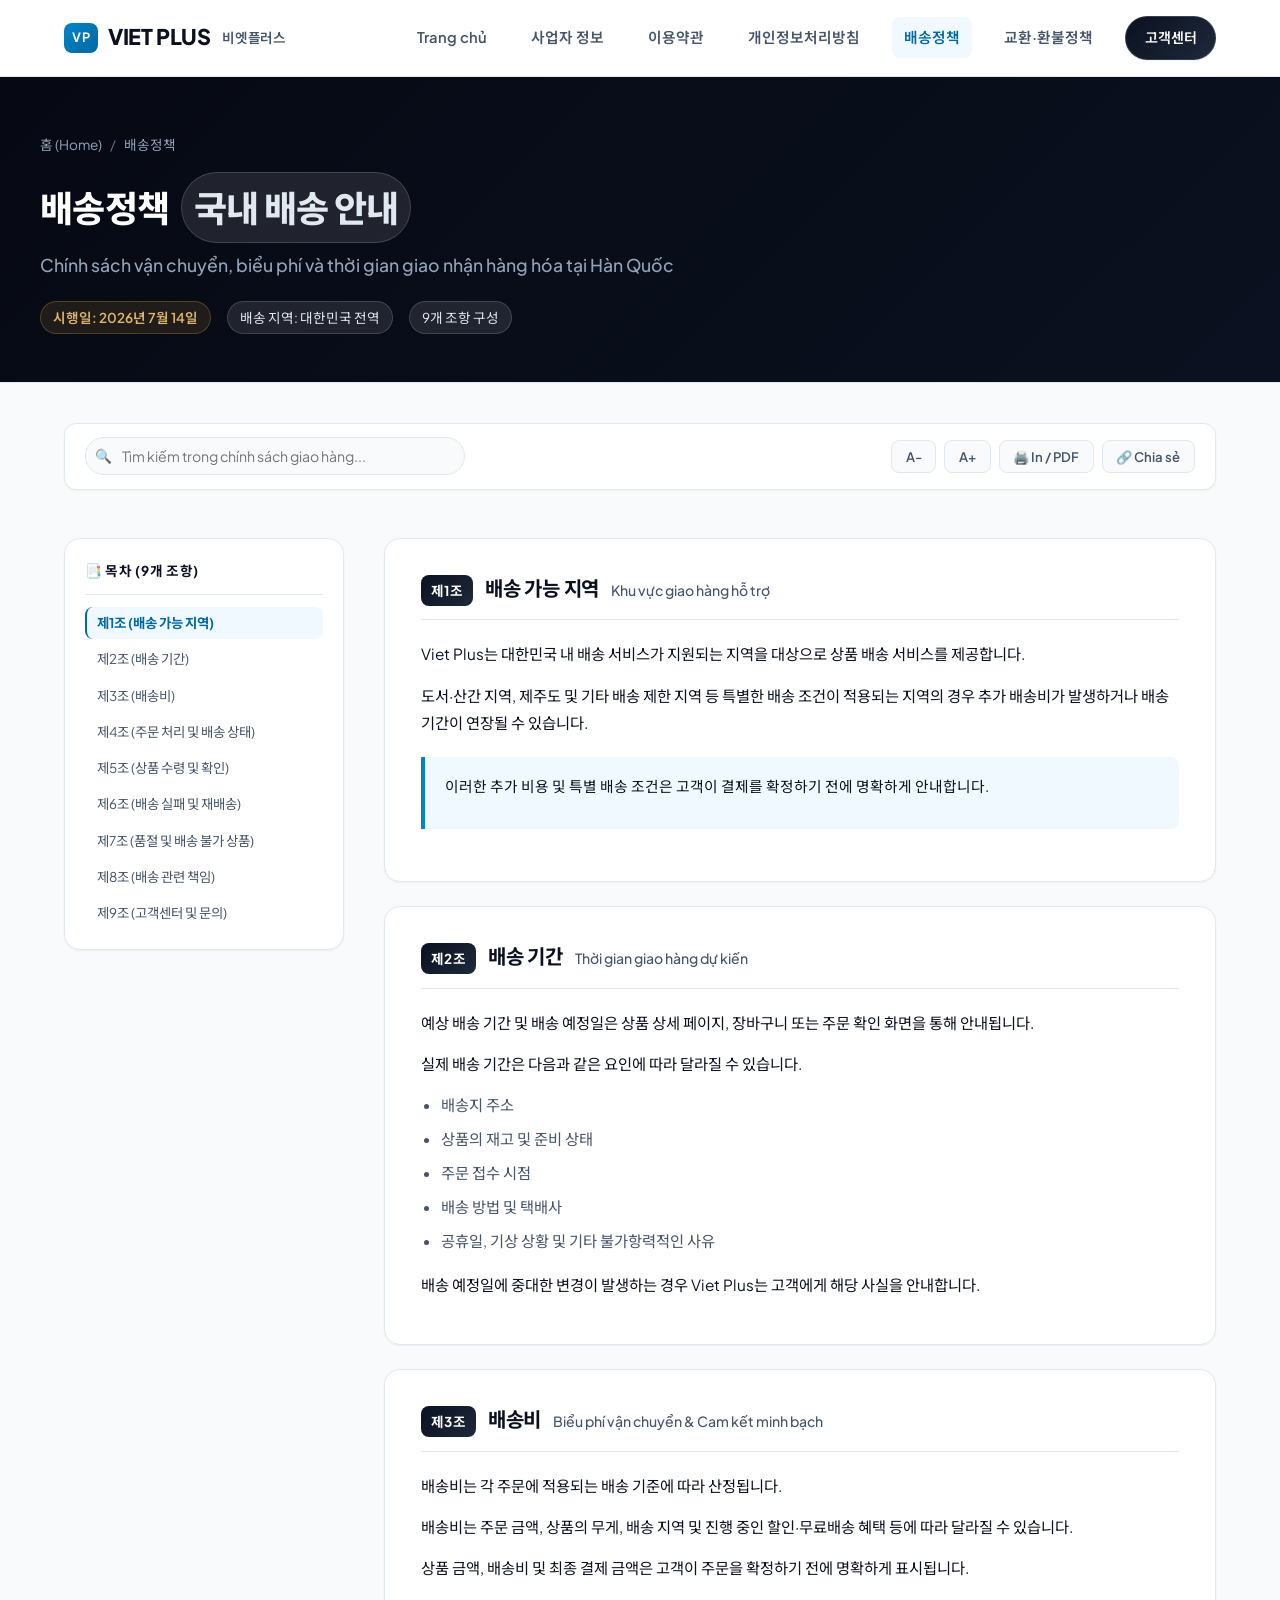
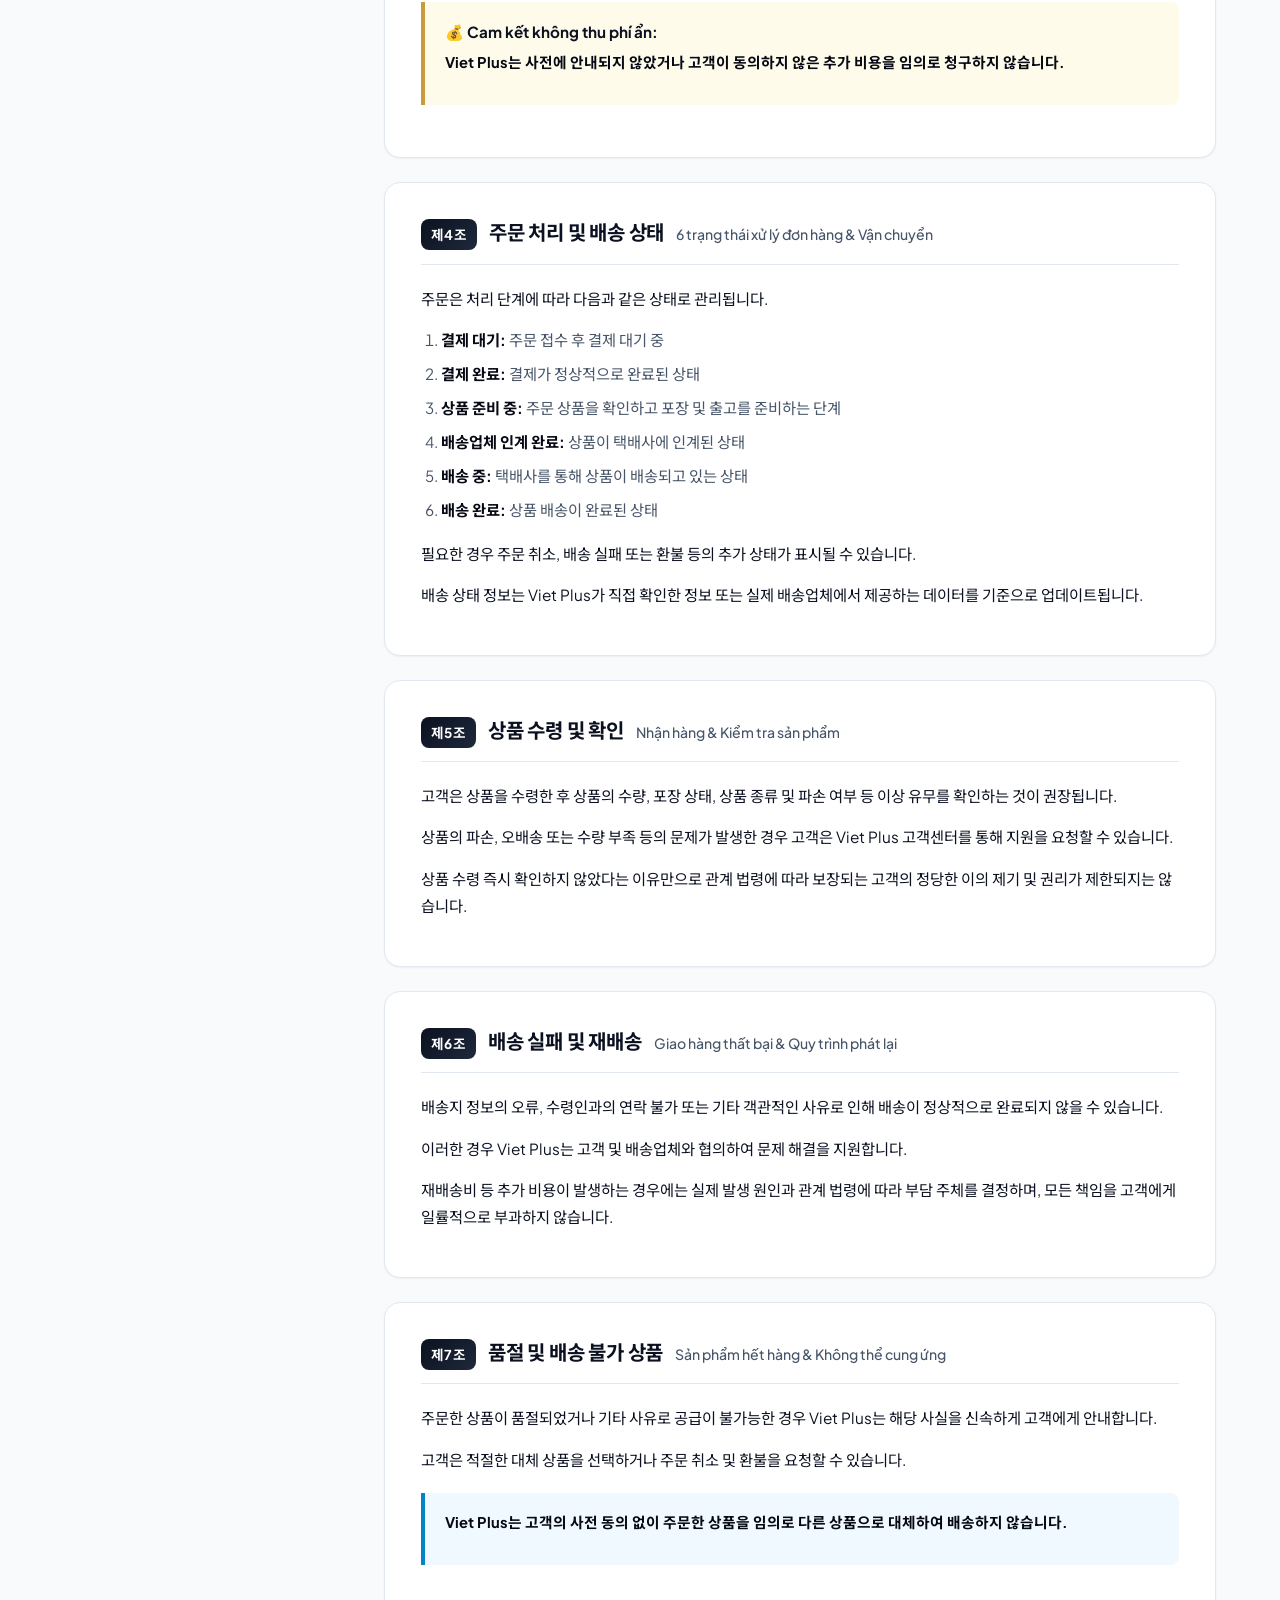
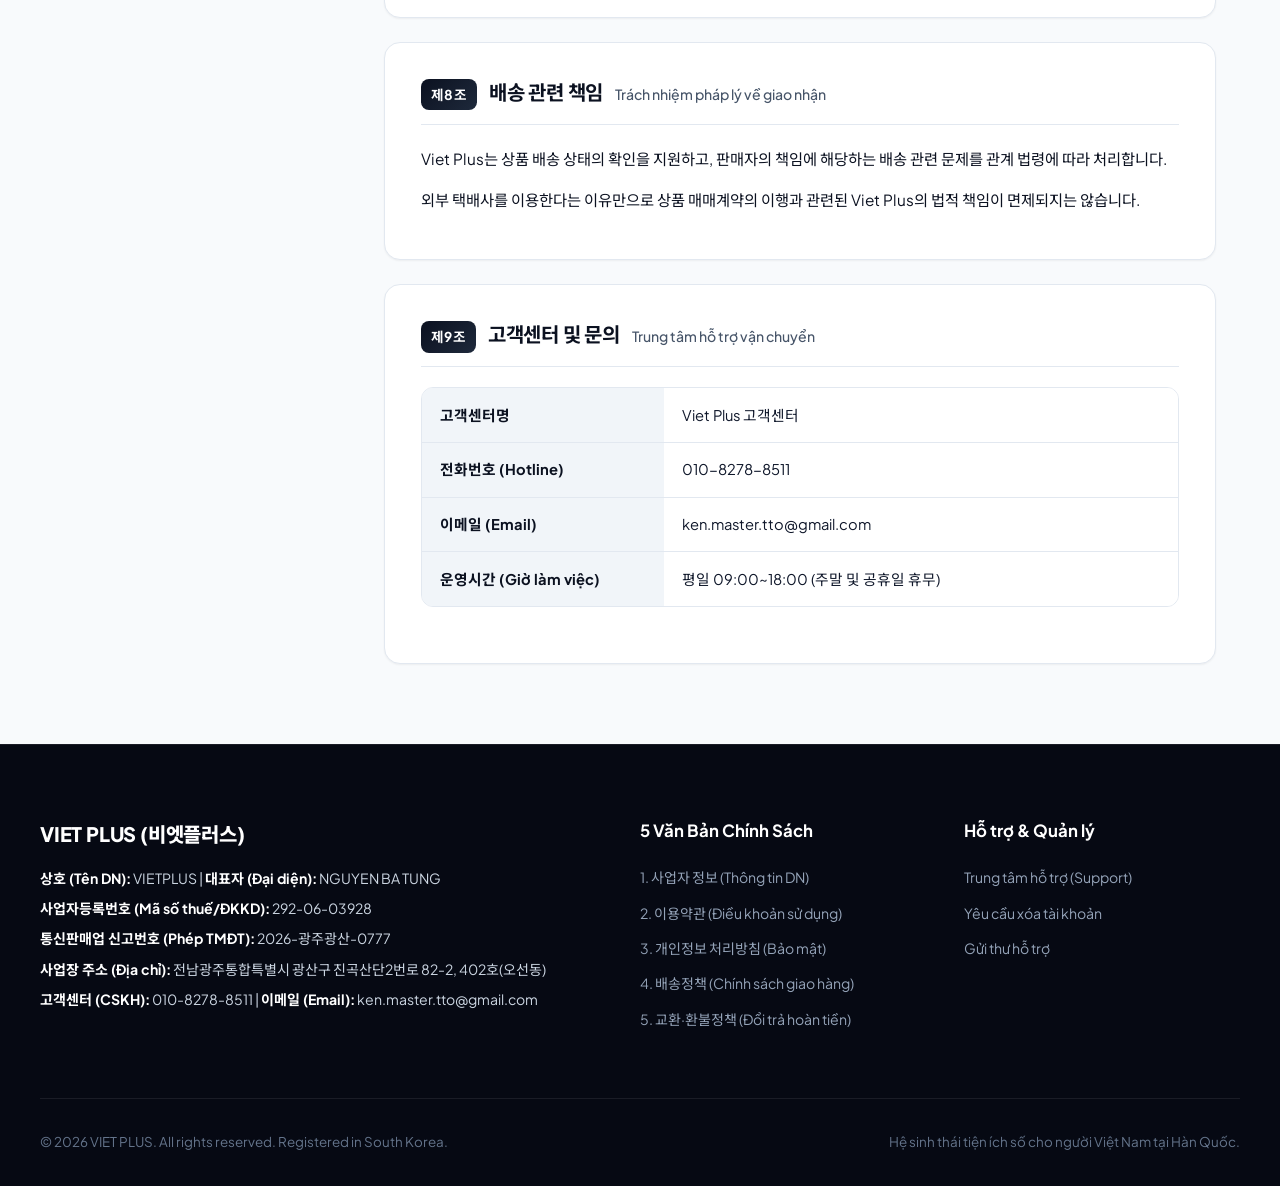
<file: shipping-policy/index.html>
<!DOCTYPE html>
<html lang="ko">
<head>
  <meta charset="UTF-8" />
  <meta name="viewport" content="width=device-width, initial-scale=1.0" />
  <title>배송정책 (Chính sách giao hàng) - Viet Plus</title>
  <meta name="description" content="Viet Plus 온라인 쇼핑몰 배송정책. 대한민국 전역 배송, 배송 상태 안내, 제주도 및 도서산간 배송비 안내." />
  <link rel="preconnect" href="https://fonts.googleapis.com">
  <link rel="preconnect" href="https://fonts.gstatic.com" crossorigin>
  <link href="https://fonts.googleapis.com/css2?family=Noto+Sans+KR:wght@400;500;600;700;800&family=Plus+Jakarta+Sans:wght@400;500;600;700;800&display=swap" rel="stylesheet">
  <link rel="stylesheet" href="../assets/css/style.css" />
</head>
<body>

  <!-- Reading Progress -->
  <div class="reading-progress-container">
    <div class="reading-progress-bar"></div>
  </div>

  <!-- Header -->
  <header class="site-header">
    <div class="header-container">
      <a href="../" class="brand-logo">
        <span class="logo-badge">VP</span>
        <span>VIET PLUS</span>
        <span class="brand-kr">비엣플러스</span>
      </a>

      <nav class="nav-menu">
        <a href="../" class="nav-link">Trang chủ</a>
        <a href="../business-info/" class="nav-link">사업자 정보</a>
        <a href="../terms/" class="nav-link">이용약관</a>
        <a href="../privacy-policy/" class="nav-link">개인정보처리방침</a>
        <a href="../shipping-policy/" class="nav-link active">배송정책</a>
        <a href="../refund-policy/" class="nav-link">교환·환불정책</a>
        <a href="../support/" class="nav-cta-btn">고객센터</a>
      </nav>

      <button class="mobile-nav-toggle" aria-label="Toggle Menu">
        <svg viewBox="0 0 24 24" fill="none" stroke="currentColor" stroke-width="2">
          <line x1="3" y1="12" x2="21" y2="12"></line>
          <line x1="3" y1="6" x2="21" y2="6"></line>
          <line x1="3" y1="18" x2="21" y2="18"></line>
        </svg>
      </button>
    </div>
  </header>

  <!-- Mobile Drawer -->
  <div class="mobile-menu-drawer">
    <a href="../" class="nav-link">Trang chủ (Home)</a>
    <a href="../business-info/" class="nav-link">1. 사업자 정보 (Thông tin doanh nghiệp)</a>
    <a href="../terms/" class="nav-link">2. 이용약관 (Điều khoản sử dụng)</a>
    <a href="../privacy-policy/" class="nav-link">3. 개인정보 처리방침 (Chính sách bảo mật)</a>
    <a href="../shipping-policy/" class="nav-link active">4. 배송정책 (Chính sách giao hàng)</a>
    <a href="../refund-policy/" class="nav-link">5. 교환·환불정책 (Chính sách đổi trả)</a>
    <a href="../support/" class="nav-link">Trung tâm hỗ trợ (Support)</a>
    <a href="../delete-account/" class="nav-link">Yêu cầu xóa tài khoản (Delete Account)</a>
  </div>

  <!-- Policy Hero -->
  <section class="policy-hero">
    <div class="policy-hero-inner">
      <div class="breadcrumbs">
        <a href="../">홈 (Home)</a>
        <span class="separator">/</span>
        <span>배송정책</span>
      </div>
      <h1 class="policy-main-title">
        배송정책
        <span class="meta-pill">국내 배송 안내</span>
      </h1>
      <p class="policy-subtitle-vn">Chính sách vận chuyển, biểu phí và thời gian giao nhận hàng hóa tại Hàn Quốc</p>
      <div class="policy-meta-strip">
        <span class="meta-pill effective-date">시행일: 2026년 7월 14일</span>
        <span class="meta-pill">배송 지역: 대한민국 전역</span>
        <span class="meta-pill">9개 조항 구성</span>
      </div>
    </div>
  </section>

  <!-- Main Content Layout -->
  <main class="policy-page-container">

    <!-- Reader Toolbar -->
    <div class="reader-toolbar">
      <div class="reader-search-box">
        <span class="search-icon">🔍</span>
        <input type="text" id="policySearch" placeholder="Tìm kiếm trong chính sách giao hàng..." />
      </div>
      <div class="reader-tools">
        <button class="tool-btn" id="btnFontDecrease" title="Thu nhỏ chữ">A-</button>
        <button class="tool-btn" id="btnFontIncrease" title="Phóng to chữ">A+</button>
        <button class="tool-btn" id="btnPrint" title="In trang">🖨️ In / PDF</button>
        <button class="tool-btn" id="btnCopyLink" title="Sao chép link">🔗 Chia sẻ</button>
      </div>
    </div>

    <!-- TOC Sidebar -->
    <aside class="policy-sidebar">
      <div class="toc-header">
        📑 목차 (9개 조항)
      </div>
      <ul class="toc-list">
        <li class="toc-item active"><a href="#article-1">제1조 (배송 가능 지역)</a></li>
        <li class="toc-item"><a href="#article-2">제2조 (배송 기간)</a></li>
        <li class="toc-item"><a href="#article-3">제3조 (배송비)</a></li>
        <li class="toc-item"><a href="#article-4">제4조 (주문 처리 및 배송 상태)</a></li>
        <li class="toc-item"><a href="#article-5">제5조 (상품 수령 및 확인)</a></li>
        <li class="toc-item"><a href="#article-6">제6조 (배송 실패 및 재배송)</a></li>
        <li class="toc-item"><a href="#article-7">제7조 (품절 및 배송 불가 상품)</a></li>
        <li class="toc-item"><a href="#article-8">제8조 (배송 관련 책임)</a></li>
        <li class="toc-item"><a href="#article-9">제9조 (고객센터 및 문의)</a></li>
      </ul>
    </aside>

    <!-- Articles Stream -->
    <div class="policy-articles-stream">

      <!-- Article 1 -->
      <article class="policy-article-card" id="article-1">
        <div class="article-header">
          <span class="article-number">제1조</span>
          <h2 class="article-title-kr">배송 가능 지역</h2>
          <span class="article-title-vn">Khu vực giao hàng hỗ trợ</span>
        </div>
        <div class="article-body">
          <p>Viet Plus는 대한민국 내 배송 서비스가 지원되는 지역을 대상으로 상품 배송 서비스를 제공합니다.</p>
          <p>도서·산간 지역, 제주도 및 기타 배송 제한 지역 등 특별한 배송 조건이 적용되는 지역의 경우 추가 배송비가 발생하거나 배송 기간이 연장될 수 있습니다.</p>
          <div class="notice-callout">
            <p>이러한 추가 비용 및 특별 배송 조건은 고객이 결제를 확정하기 전에 명확하게 안내합니다.</p>
          </div>
        </div>
      </article>

      <!-- Article 2 -->
      <article class="policy-article-card" id="article-2">
        <div class="article-header">
          <span class="article-number">제2조</span>
          <h2 class="article-title-kr">배송 기간</h2>
          <span class="article-title-vn">Thời gian giao hàng dự kiến</span>
        </div>
        <div class="article-body">
          <p>예상 배송 기간 및 배송 예정일은 상품 상세 페이지, 장바구니 또는 주문 확인 화면을 통해 안내됩니다.</p>
          <p>실제 배송 기간은 다음과 같은 요인에 따라 달라질 수 있습니다.</p>
          <ul>
            <li>배송지 주소</li>
            <li>상품의 재고 및 준비 상태</li>
            <li>주문 접수 시점</li>
            <li>배송 방법 및 택배사</li>
            <li>공휴일, 기상 상황 및 기타 불가항력적인 사유</li>
          </ul>
          <p>배송 예정일에 중대한 변경이 발생하는 경우 Viet Plus는 고객에게 해당 사실을 안내합니다.</p>
        </div>
      </article>

      <!-- Article 3 -->
      <article class="policy-article-card" id="article-3">
        <div class="article-header">
          <span class="article-number">제3조</span>
          <h2 class="article-title-kr">배송비</h2>
          <span class="article-title-vn">Biểu phí vận chuyển & Cam kết minh bạch</span>
        </div>
        <div class="article-body">
          <p>배송비는 각 주문에 적용되는 배송 기준에 따라 산정됩니다.</p>
          <p>배송비는 주문 금액, 상품의 무게, 배송 지역 및 진행 중인 할인·무료배송 혜택 등에 따라 달라질 수 있습니다.</p>
          <p>상품 금액, 배송비 및 최종 결제 금액은 고객이 주문을 확정하기 전에 명확하게 표시됩니다.</p>
          <div class="notice-callout gold">
            <div class="notice-callout-title">💰 Cam kết không thu phí ẩn:</div>
            <p><strong>Viet Plus는 사전에 안내되지 않았거나 고객이 동의하지 않은 추가 비용을 임의로 청구하지 않습니다.</strong></p>
          </div>
        </div>
      </article>

      <!-- Article 4 -->
      <article class="policy-article-card" id="article-4">
        <div class="article-header">
          <span class="article-number">제4조</span>
          <h2 class="article-title-kr">주문 처리 및 배송 상태</h2>
          <span class="article-title-vn">6 trạng thái xử lý đơn hàng & Vận chuyển</span>
        </div>
        <div class="article-body">
          <p>주문은 처리 단계에 따라 다음과 같은 상태로 관리됩니다.</p>
          <ol>
            <li><strong>결제 대기:</strong> 주문 접수 후 결제 대기 중</li>
            <li><strong>결제 완료:</strong> 결제가 정상적으로 완료된 상태</li>
            <li><strong>상품 준비 중:</strong> 주문 상품을 확인하고 포장 및 출고를 준비하는 단계</li>
            <li><strong>배송업체 인계 완료:</strong> 상품이 택배사에 인계된 상태</li>
            <li><strong>배송 중:</strong> 택배사를 통해 상품이 배송되고 있는 상태</li>
            <li><strong>배송 완료:</strong> 상품 배송이 완료된 상태</li>
          </ol>
          <p>필요한 경우 주문 취소, 배송 실패 또는 환불 등의 추가 상태가 표시될 수 있습니다.</p>
          <p>배송 상태 정보는 Viet Plus가 직접 확인한 정보 또는 실제 배송업체에서 제공하는 데이터를 기준으로 업데이트됩니다.</p>
        </div>
      </article>

      <!-- Article 5 -->
      <article class="policy-article-card" id="article-5">
        <div class="article-header">
          <span class="article-number">제5조</span>
          <h2 class="article-title-kr">상품 수령 및 확인</h2>
          <span class="article-title-vn">Nhận hàng & Kiểm tra sản phẩm</span>
        </div>
        <div class="article-body">
          <p>고객은 상품을 수령한 후 상품의 수량, 포장 상태, 상품 종류 및 파손 여부 등 이상 유무를 확인하는 것이 권장됩니다.</p>
          <p>상품의 파손, 오배송 또는 수량 부족 등의 문제가 발생한 경우 고객은 Viet Plus 고객센터를 통해 지원을 요청할 수 있습니다.</p>
          <p>상품 수령 즉시 확인하지 않았다는 이유만으로 관계 법령에 따라 보장되는 고객의 정당한 이의 제기 및 권리가 제한되지는 않습니다.</p>
        </div>
      </article>

      <!-- Article 6 -->
      <article class="policy-article-card" id="article-6">
        <div class="article-header">
          <span class="article-number">제6조</span>
          <h2 class="article-title-kr">배송 실패 및 재배송</h2>
          <span class="article-title-vn">Giao hàng thất bại & Quy trình phát lại</span>
        </div>
        <div class="article-body">
          <p>배송지 정보의 오류, 수령인과의 연락 불가 또는 기타 객관적인 사유로 인해 배송이 정상적으로 완료되지 않을 수 있습니다.</p>
          <p>이러한 경우 Viet Plus는 고객 및 배송업체와 협의하여 문제 해결을 지원합니다.</p>
          <p>재배송비 등 추가 비용이 발생하는 경우에는 실제 발생 원인과 관계 법령에 따라 부담 주체를 결정하며, 모든 책임을 고객에게 일률적으로 부과하지 않습니다.</p>
        </div>
      </article>

      <!-- Article 7 -->
      <article class="policy-article-card" id="article-7">
        <div class="article-header">
          <span class="article-number">제7조</span>
          <h2 class="article-title-kr">품절 및 배송 불가 상품</h2>
          <span class="article-title-vn">Sản phẩm hết hàng & Không thể cung ứng</span>
        </div>
        <div class="article-body">
          <p>주문한 상품이 품절되었거나 기타 사유로 공급이 불가능한 경우 Viet Plus는 해당 사실을 신속하게 고객에게 안내합니다.</p>
          <p>고객은 적절한 대체 상품을 선택하거나 주문 취소 및 환불을 요청할 수 있습니다.</p>
          <div class="notice-callout">
            <p><strong>Viet Plus는 고객의 사전 동의 없이 주문한 상품을 임의로 다른 상품으로 대체하여 배송하지 않습니다.</strong></p>
          </div>
        </div>
      </article>

      <!-- Article 8 -->
      <article class="policy-article-card" id="article-8">
        <div class="article-header">
          <span class="article-number">제8조</span>
          <h2 class="article-title-kr">배송 관련 책임</h2>
          <span class="article-title-vn">Trách nhiệm pháp lý về giao nhận</span>
        </div>
        <div class="article-body">
          <p>Viet Plus는 상품 배송 상태의 확인을 지원하고, 판매자의 책임에 해당하는 배송 관련 문제를 관계 법령에 따라 처리합니다.</p>
          <p>외부 택배사를 이용한다는 이유만으로 상품 매매계약의 이행과 관련된 Viet Plus의 법적 책임이 면제되지는 않습니다.</p>
        </div>
      </article>

      <!-- Article 9 -->
      <article class="policy-article-card" id="article-9">
        <div class="article-header">
          <span class="article-number">제9조</span>
          <h2 class="article-title-kr">고객센터 및 문의</h2>
          <span class="article-title-vn">Trung tâm hỗ trợ vận chuyển</span>
        </div>
        <div class="article-body">
          <table class="business-info-table">
            <tbody>
              <tr>
                <th>고객센터명</th>
                <td>Viet Plus 고객센터</td>
              </tr>
              <tr>
                <th>전화번호 (Hotline)</th>
                <td>010-8278-8511</td>
              </tr>
              <tr>
                <th>이메일 (Email)</th>
                <td>ken.master.tto@gmail.com</td>
              </tr>
              <tr>
                <th>운영시간 (Giờ làm việc)</th>
                <td>평일 09:00~18:00 (주말 및 공휴일 휴무)</td>
              </tr>
            </tbody>
          </table>
        </div>
      </article>

    </div>
  </main>

  <!-- Mobile Floating TOC Button -->
  <button class="mobile-toc-fab" aria-label="Toggle Table of Contents">
    <svg width="18" height="18" viewBox="0 0 24 24" fill="none" stroke="currentColor" stroke-width="2">
      <path d="M4 6h16M4 12h16M4 18h7"/>
    </svg>
    Mục lục điều khoản
  </button>

  <!-- Footer -->
  <footer class="site-footer">
    <div class="footer-inner">
      <div class="footer-grid">
        <div class="footer-company-info">
          <h4>VIET PLUS (비엣플러스)</h4>
          <p><strong>상호 (Tên DN):</strong> VIETPLUS | <strong>대표자 (Đại diện):</strong> NGUYEN BA TUNG</p>
          <p><strong>사업자등록번호 (Mã số thuế/ĐKKD):</strong> 292-06-03928</p>
          <p><strong>통신판매업 신고번호 (Phép TMĐT):</strong> 2026-광주광산-0777</p>
          <p><strong>사업장 주소 (Địa chỉ):</strong> 전남광주통합특별시 광산구 진곡산단2번로 82-2, 402호(오선동)</p>
          <p><strong>고객센터 (CSKH):</strong> 010-8278-8511 | <strong>이메일 (Email):</strong> ken.master.tto@gmail.com</p>
        </div>

        <div class="footer-col">
          <h4>5 Văn Bản Chính Sách</h4>
          <ul>
            <li><a href="../business-info/">1. 사업자 정보 (Thông tin DN)</a></li>
            <li><a href="../terms/">2. 이용약관 (Điều khoản sử dụng)</a></li>
            <li><a href="../privacy-policy/">3. 개인정보 처리방침 (Bảo mật)</a></li>
            <li><a href="../shipping-policy/">4. 배송정책 (Chính sách giao hàng)</a></li>
            <li><a href="../refund-policy/">5. 교환·환불정책 (Đổi trả hoàn tiền)</a></li>
          </ul>
        </div>

        <div class="footer-col">
          <h4>Hỗ trợ & Quản lý</h4>
          <ul>
            <li><a href="../support/">Trung tâm hỗ trợ (Support)</a></li>
            <li><a href="../delete-account/">Yêu cầu xóa tài khoản</a></li>
            <li><a href="mailto:ken.master.tto@gmail.com">Gửi thư hỗ trợ</a></li>
          </ul>
        </div>
      </div>

      <div class="footer-bottom">
        <p>© 2026 VIET PLUS. All rights reserved. Registered in South Korea.</p>
        <p>Hệ sinh thái tiện ích số cho người Việt Nam tại Hàn Quốc.</p>
      </div>
    </div>
  </footer>

  <script src="../assets/js/main.js"></script>
</body>
</html>
</file>
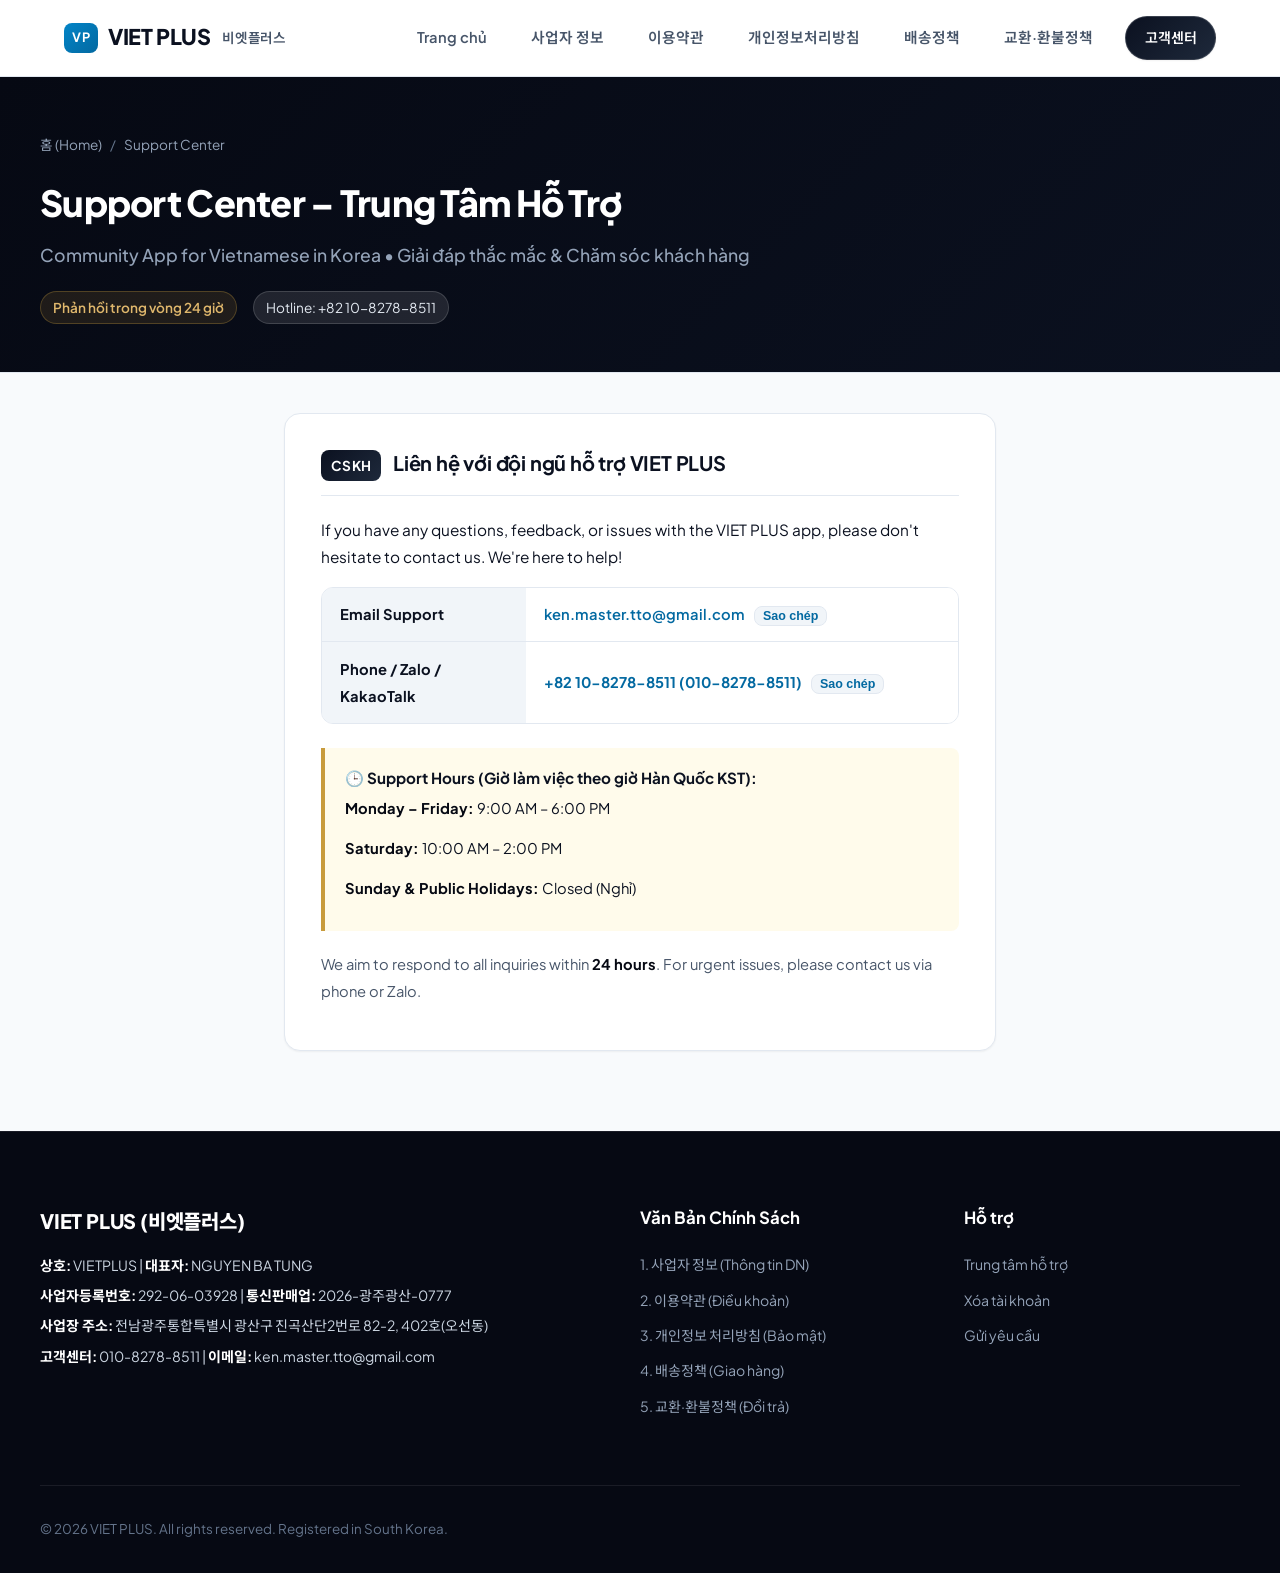
<file: support/index.html>
<!DOCTYPE html>
<html lang="vi">
<head>
  <meta charset="UTF-8" />
  <meta name="viewport" content="width=device-width, initial-scale=1.0" />
  <title>Trung tâm hỗ trợ khách hàng (Support Center) – Viet Plus</title>
  <meta name="description" content="Trung tâm hỗ trợ khách hàng Viet Plus. Kênh liên hệ qua Hotline, Zalo, KakaoTalk, Email và giờ làm việc KST." />
  <link rel="preconnect" href="https://fonts.googleapis.com">
  <link rel="preconnect" href="https://fonts.gstatic.com" crossorigin>
  <link href="https://fonts.googleapis.com/css2?family=Noto+Sans+KR:wght@400;500;600;700;800&family=Plus+Jakarta+Sans:wght@400;500;600;700;800&display=swap" rel="stylesheet">
  <link rel="stylesheet" href="../assets/css/style.css" />
</head>
<body>

  <!-- Reading Progress -->
  <div class="reading-progress-container">
    <div class="reading-progress-bar"></div>
  </div>

  <!-- Header -->
  <header class="site-header">
    <div class="header-container">
      <a href="../" class="brand-logo">
        <span class="logo-badge">VP</span>
        <span>VIET PLUS</span>
        <span class="brand-kr">비엣플러스</span>
      </a>

      <nav class="nav-menu">
        <a href="../" class="nav-link">Trang chủ</a>
        <a href="../business-info/" class="nav-link">사업자 정보</a>
        <a href="../terms/" class="nav-link">이용약관</a>
        <a href="../privacy-policy/" class="nav-link">개인정보처리방침</a>
        <a href="../shipping-policy/" class="nav-link">배송정책</a>
        <a href="../refund-policy/" class="nav-link">교환·환불정책</a>
        <a href="../support/" class="nav-cta-btn active">고객센터</a>
      </nav>

      <button class="mobile-nav-toggle" aria-label="Toggle Menu">
        <svg viewBox="0 0 24 24" fill="none" stroke="currentColor" stroke-width="2">
          <line x1="3" y1="12" x2="21" y2="12"></line>
          <line x1="3" y1="6" x2="21" y2="6"></line>
          <line x1="3" y1="18" x2="21" y2="18"></line>
        </svg>
      </button>
    </div>
  </header>

  <!-- Mobile Drawer -->
  <div class="mobile-menu-drawer">
    <a href="../" class="nav-link">Trang chủ (Home)</a>
    <a href="../business-info/" class="nav-link">1. 사업자 정보 (Thông tin doanh nghiệp)</a>
    <a href="../terms/" class="nav-link">2. 이용약관 (Điều khoản sử dụng)</a>
    <a href="../privacy-policy/" class="nav-link">3. 개인정보 처리방침 (Chính sách bảo mật)</a>
    <a href="../shipping-policy/" class="nav-link">4. 배송정책 (Chính sách giao hàng)</a>
    <a href="../refund-policy/" class="nav-link">5. 교환·환불정책 (Chính sách đổi trả)</a>
    <a href="../support/" class="nav-link active">Trung tâm hỗ trợ (Support)</a>
    <a href="../delete-account/" class="nav-link">Yêu cầu xóa tài khoản (Delete Account)</a>
  </div>

  <!-- Hero -->
  <section class="policy-hero">
    <div class="policy-hero-inner">
      <div class="breadcrumbs">
        <a href="../">홈 (Home)</a>
        <span class="separator">/</span>
        <span>Support Center</span>
      </div>
      <h1 class="policy-main-title">
        Support Center – Trung Tâm Hỗ Trợ
      </h1>
      <p class="policy-subtitle-vn">Community App for Vietnamese in Korea • Giải đáp thắc mắc & Chăm sóc khách hàng</p>
      <div class="policy-meta-strip">
        <span class="meta-pill effective-date">Phản hồi trong vòng 24 giờ</span>
        <span class="meta-pill">Hotline: +82 10-8278-8511</span>
      </div>
    </div>
  </section>

  <!-- Main Content -->
  <main class="policy-page-container" style="grid-template-columns: 1fr; max-width: 760px;">
    <div class="policy-articles-stream">
      <article class="policy-article-card">
        <div class="article-header">
          <span class="article-number">CSKH</span>
          <h2 class="article-title-kr">Liên hệ với đội ngũ hỗ trợ VIET PLUS</h2>
        </div>
        <div class="article-body">
          <p>If you have any questions, feedback, or issues with the VIET PLUS app, please don't hesitate to contact us. We're here to help!</p>
          
          <table class="business-info-table">
            <tbody>
              <tr>
                <th>Email Support</th>
                <td>
                  <a href="mailto:ken.master.tto@gmail.com" style="color: var(--blue-700); font-weight: 600;">ken.master.tto@gmail.com</a>
                  <button class="copy-badge" data-copy="ken.master.tto@gmail.com">Sao chép</button>
                </td>
              </tr>
              <tr>
                <th>Phone / Zalo / KakaoTalk</th>
                <td>
                  <a href="tel:+821082788511" style="color: var(--blue-700); font-weight: 700;">+82 10-8278-8511 (010-8278-8511)</a>
                  <button class="copy-badge" data-copy="+821082788511">Sao chép</button>
                </td>
              </tr>
            </tbody>
          </table>

          <div class="notice-callout gold">
            <div class="notice-callout-title">🕒 Support Hours (Giờ làm việc theo giờ Hàn Quốc KST):</div>
            <p><strong>Monday – Friday:</strong> 9:00 AM – 6:00 PM</p>
            <p><strong>Saturday:</strong> 10:00 AM – 2:00 PM</p>
            <p><strong>Sunday & Public Holidays:</strong> Closed (Nghỉ)</p>
          </div>

          <p style="color: var(--text-muted); font-size: 0.92rem; margin-top: 1rem;">
            We aim to respond to all inquiries within <strong>24 hours</strong>. For urgent issues, please contact us via phone or Zalo.
          </p>
        </div>
      </article>
    </div>
  </main>

  <!-- Footer -->
  <footer class="site-footer">
    <div class="footer-inner">
      <div class="footer-grid">
        <div class="footer-company-info">
          <h4>VIET PLUS (비엣플러스)</h4>
          <p><strong>상호:</strong> VIETPLUS | <strong>대표자:</strong> NGUYEN BA TUNG</p>
          <p><strong>사업자등록번호:</strong> 292-06-03928 | <strong>통신판매업:</strong> 2026-광주광산-0777</p>
          <p><strong>사업장 주소:</strong> 전남광주통합특별시 광산구 진곡산단2번로 82-2, 402호(오선동)</p>
          <p><strong>고객센터:</strong> 010-8278-8511 | <strong>이메일:</strong> ken.master.tto@gmail.com</p>
        </div>
        <div class="footer-col">
          <h4>Văn Bản Chính Sách</h4>
          <ul>
            <li><a href="../business-info/">1. 사업자 정보 (Thông tin DN)</a></li>
            <li><a href="../terms/">2. 이용약관 (Điều khoản)</a></li>
            <li><a href="../privacy-policy/">3. 개인정보 처리방침 (Bảo mật)</a></li>
            <li><a href="../shipping-policy/">4. 배송정책 (Giao hàng)</a></li>
            <li><a href="../refund-policy/">5. 교환·환불정책 (Đổi trả)</a></li>
          </ul>
        </div>
        <div class="footer-col">
          <h4>Hỗ trợ</h4>
          <ul>
            <li><a href="../support/">Trung tâm hỗ trợ</a></li>
            <li><a href="../delete-account/">Xóa tài khoản</a></li>
            <li><a href="mailto:ken.master.tto@gmail.com">Gửi yêu cầu</a></li>
          </ul>
        </div>
      </div>
      <div class="footer-bottom">
        <p>© 2026 VIET PLUS. All rights reserved. Registered in South Korea.</p>
      </div>
    </div>
  </footer>

  <script src="../assets/js/main.js"></script>
</body>
</html>
</file>
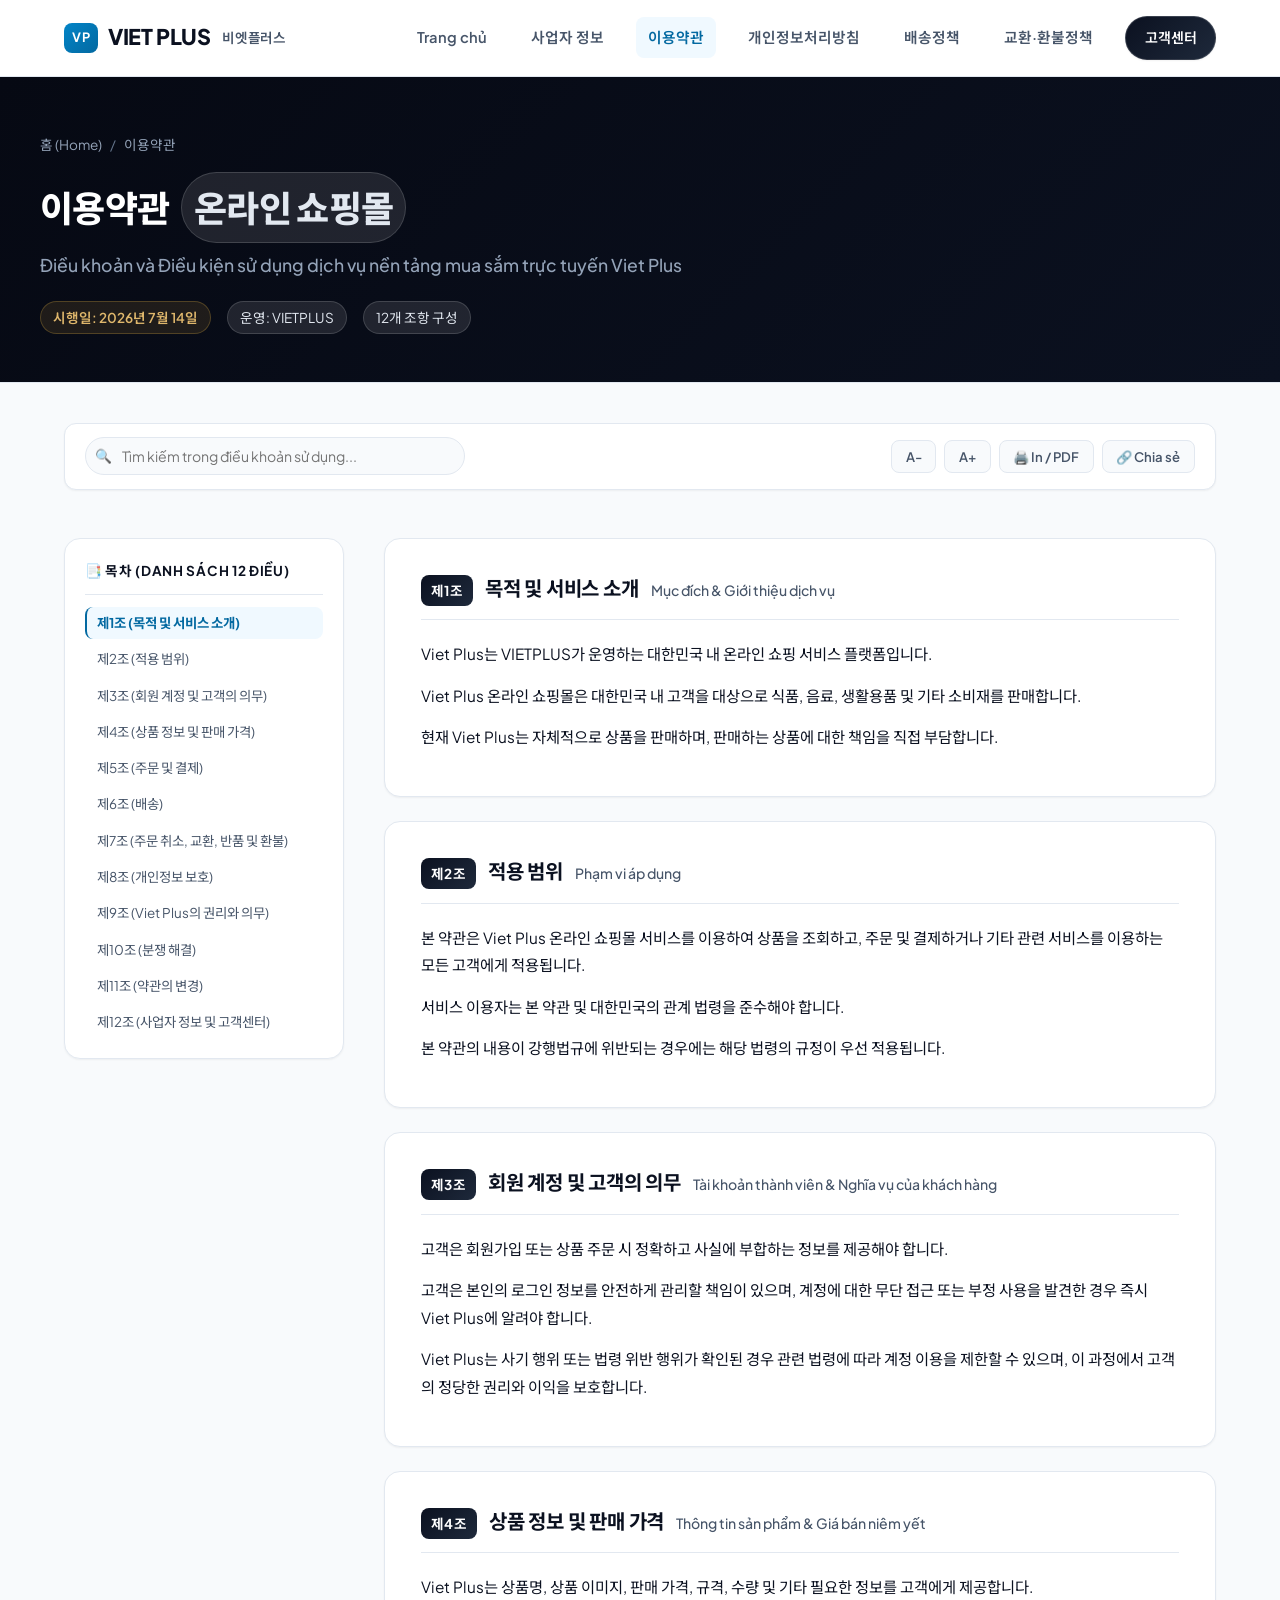
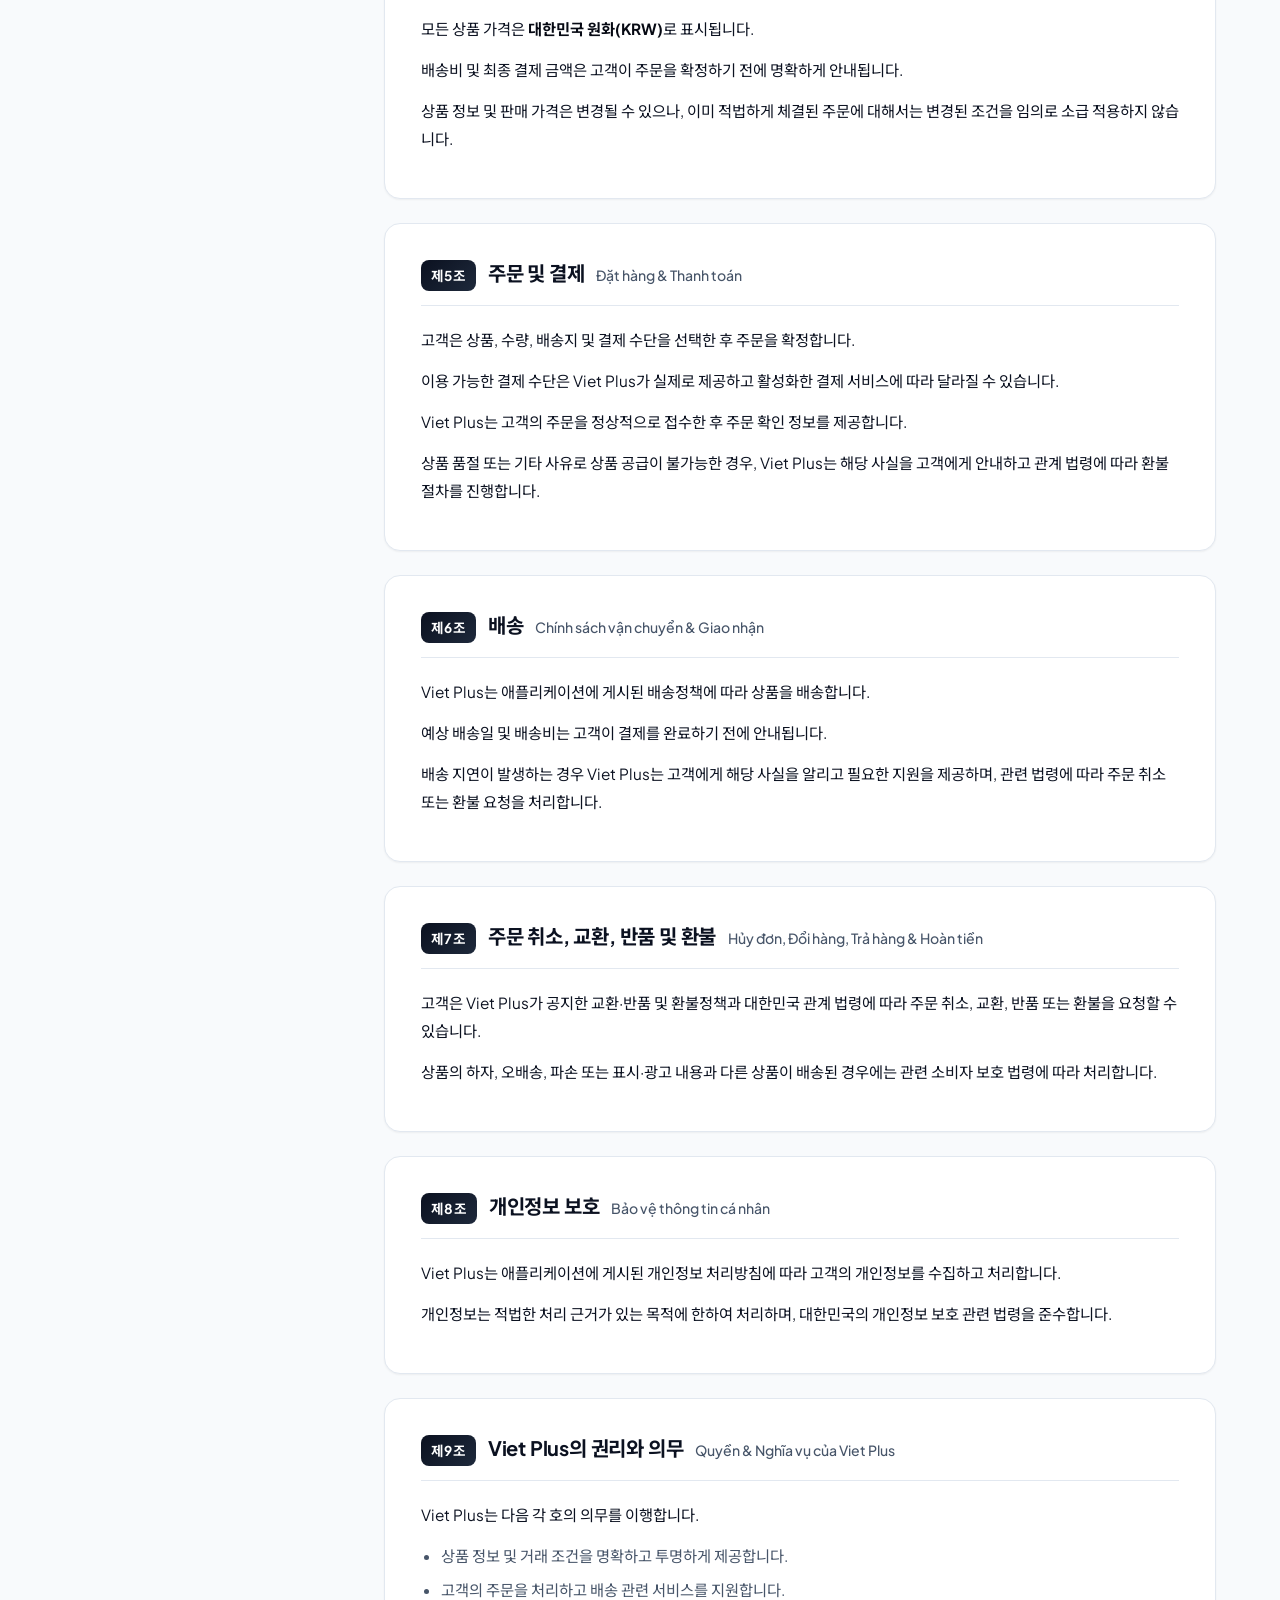
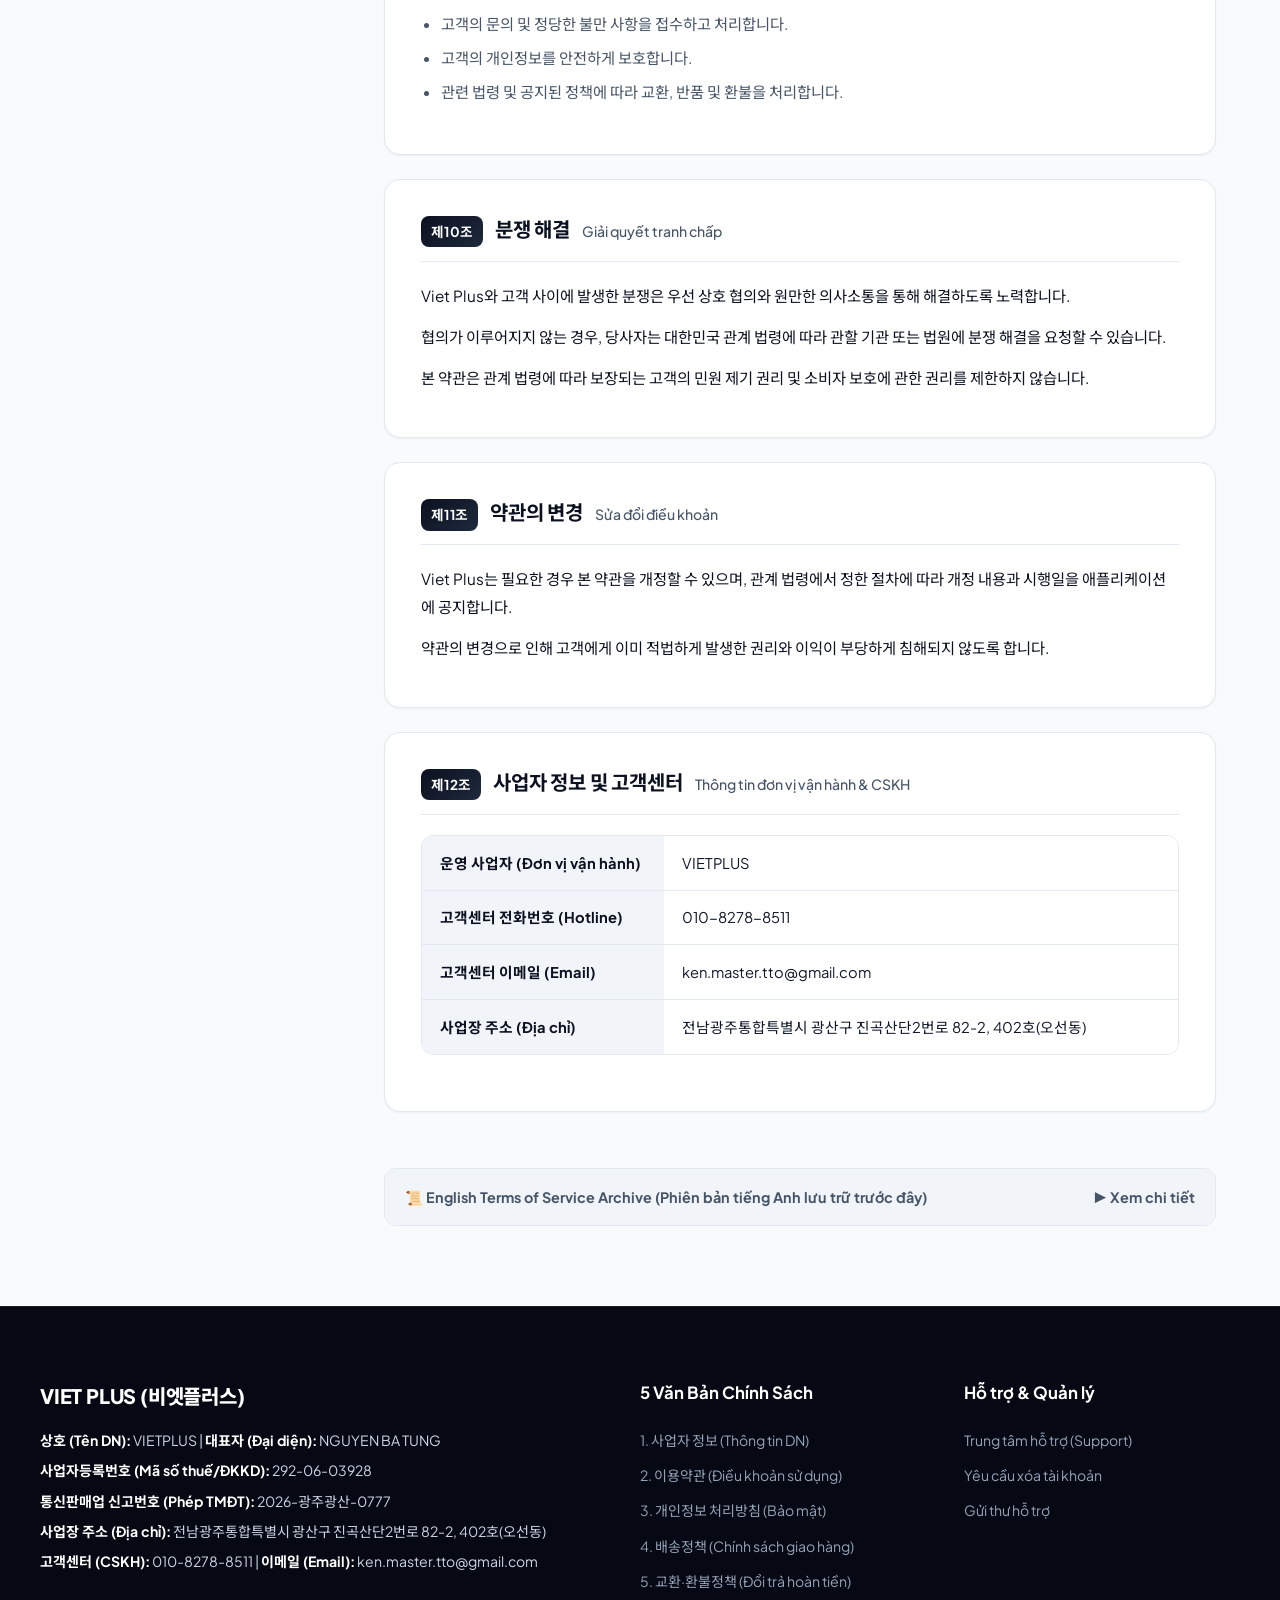
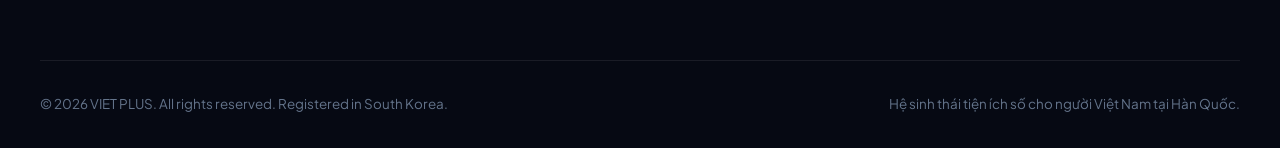
<file: terms/index.html>
<!DOCTYPE html>
<html lang="ko">
<head>
  <meta charset="UTF-8" />
  <meta name="viewport" content="width=device-width, initial-scale=1.0" />
  <title>이용약관 (Điều khoản sử dụng) - Viet Plus</title>
  <meta name="description" content="Viet Plus 온라인 쇼핑몰 이용약관. 대한민국 전자상거래법 준수 및 소비자 권익 보호 안내." />
  <link rel="preconnect" href="https://fonts.googleapis.com">
  <link rel="preconnect" href="https://fonts.gstatic.com" crossorigin>
  <link href="https://fonts.googleapis.com/css2?family=Noto+Sans+KR:wght@400;500;600;700;800&family=Plus+Jakarta+Sans:wght@400;500;600;700;800&display=swap" rel="stylesheet">
  <link rel="stylesheet" href="../assets/css/style.css" />
</head>
<body>

  <!-- Reading Progress -->
  <div class="reading-progress-container">
    <div class="reading-progress-bar"></div>
  </div>

  <!-- Header -->
  <header class="site-header">
    <div class="header-container">
      <a href="../" class="brand-logo">
        <span class="logo-badge">VP</span>
        <span>VIET PLUS</span>
        <span class="brand-kr">비엣플러스</span>
      </a>

      <nav class="nav-menu">
        <a href="../" class="nav-link">Trang chủ</a>
        <a href="../business-info/" class="nav-link">사업자 정보</a>
        <a href="../terms/" class="nav-link active">이용약관</a>
        <a href="../privacy-policy/" class="nav-link">개인정보처리방침</a>
        <a href="../shipping-policy/" class="nav-link">배송정책</a>
        <a href="../refund-policy/" class="nav-link">교환·환불정책</a>
        <a href="../support/" class="nav-cta-btn">고객센터</a>
      </nav>

      <button class="mobile-nav-toggle" aria-label="Toggle Menu">
        <svg viewBox="0 0 24 24" fill="none" stroke="currentColor" stroke-width="2">
          <line x1="3" y1="12" x2="21" y2="12"></line>
          <line x1="3" y1="6" x2="21" y2="6"></line>
          <line x1="3" y1="18" x2="21" y2="18"></line>
        </svg>
      </button>
    </div>
  </header>

  <!-- Mobile Drawer -->
  <div class="mobile-menu-drawer">
    <a href="../" class="nav-link">Trang chủ (Home)</a>
    <a href="../business-info/" class="nav-link">1. 사업자 정보 (Thông tin doanh nghiệp)</a>
    <a href="../terms/" class="nav-link active">2. 이용약관 (Điều khoản sử dụng)</a>
    <a href="../privacy-policy/" class="nav-link">3. 개인정보 처리방침 (Chính sách bảo mật)</a>
    <a href="../shipping-policy/" class="nav-link">4. 배송정책 (Chính sách giao hàng)</a>
    <a href="../refund-policy/" class="nav-link">5. 교환·환불정책 (Chính sách đổi trả)</a>
    <a href="../support/" class="nav-link">Trung tâm hỗ trợ (Support)</a>
    <a href="../delete-account/" class="nav-link">Yêu cầu xóa tài khoản (Delete Account)</a>
  </div>

  <!-- Policy Hero -->
  <section class="policy-hero">
    <div class="policy-hero-inner">
      <div class="breadcrumbs">
        <a href="../">홈 (Home)</a>
        <span class="separator">/</span>
        <span>이용약관</span>
      </div>
      <h1 class="policy-main-title">
        이용약관
        <span class="meta-pill">온라인 쇼핑몰</span>
      </h1>
      <p class="policy-subtitle-vn">Điều khoản và Điều kiện sử dụng dịch vụ nền tảng mua sắm trực tuyến Viet Plus</p>
      <div class="policy-meta-strip">
        <span class="meta-pill effective-date">시행일: 2026년 7월 14일</span>
        <span class="meta-pill">운영: VIETPLUS</span>
        <span class="meta-pill">12개 조항 구성</span>
      </div>
    </div>
  </section>

  <!-- Main Content Layout -->
  <main class="policy-page-container">

    <!-- Reader Toolbar -->
    <div class="reader-toolbar">
      <div class="reader-search-box">
        <span class="search-icon">🔍</span>
        <input type="text" id="policySearch" placeholder="Tìm kiếm trong điều khoản sử dụng..." />
      </div>
      <div class="reader-tools">
        <button class="tool-btn" id="btnFontDecrease" title="Thu nhỏ chữ">A-</button>
        <button class="tool-btn" id="btnFontIncrease" title="Phóng to chữ">A+</button>
        <button class="tool-btn" id="btnPrint" title="In trang">🖨️ In / PDF</button>
        <button class="tool-btn" id="btnCopyLink" title="Sao chép link">🔗 Chia sẻ</button>
      </div>
    </div>

    <!-- TOC Sidebar -->
    <aside class="policy-sidebar">
      <div class="toc-header">
        📑 목차 (Danh sách 12 điều)
      </div>
      <ul class="toc-list">
        <li class="toc-item active"><a href="#article-1">제1조 (목적 및 서비스 소개)</a></li>
        <li class="toc-item"><a href="#article-2">제2조 (적용 범위)</a></li>
        <li class="toc-item"><a href="#article-3">제3조 (회원 계정 및 고객의 의무)</a></li>
        <li class="toc-item"><a href="#article-4">제4조 (상품 정보 및 판매 가격)</a></li>
        <li class="toc-item"><a href="#article-5">제5조 (주문 및 결제)</a></li>
        <li class="toc-item"><a href="#article-6">제6조 (배송)</a></li>
        <li class="toc-item"><a href="#article-7">제7조 (주문 취소, 교환, 반품 및 환불)</a></li>
        <li class="toc-item"><a href="#article-8">제8조 (개인정보 보호)</a></li>
        <li class="toc-item"><a href="#article-9">제9조 (Viet Plus의 권리와 의무)</a></li>
        <li class="toc-item"><a href="#article-10">제10조 (분쟁 해결)</a></li>
        <li class="toc-item"><a href="#article-11">제11조 (약관의 변경)</a></li>
        <li class="toc-item"><a href="#article-12">제12조 (사업자 정보 및 고객센터)</a></li>
      </ul>
    </aside>

    <!-- Articles Stream -->
    <div class="policy-articles-stream">

      <!-- Article 1 -->
      <article class="policy-article-card" id="article-1">
        <div class="article-header">
          <span class="article-number">제1조</span>
          <h2 class="article-title-kr">목적 및 서비스 소개</h2>
          <span class="article-title-vn">Mục đích & Giới thiệu dịch vụ</span>
        </div>
        <div class="article-body">
          <p>Viet Plus는 VIETPLUS가 운영하는 대한민국 내 온라인 쇼핑 서비스 플랫폼입니다.</p>
          <p>Viet Plus 온라인 쇼핑몰은 대한민국 내 고객을 대상으로 식품, 음료, 생활용품 및 기타 소비재를 판매합니다.</p>
          <p>현재 Viet Plus는 자체적으로 상품을 판매하며, 판매하는 상품에 대한 책임을 직접 부담합니다.</p>
        </div>
      </article>

      <!-- Article 2 -->
      <article class="policy-article-card" id="article-2">
        <div class="article-header">
          <span class="article-number">제2조</span>
          <h2 class="article-title-kr">적용 범위</h2>
          <span class="article-title-vn">Phạm vi áp dụng</span>
        </div>
        <div class="article-body">
          <p>본 약관은 Viet Plus 온라인 쇼핑몰 서비스를 이용하여 상품을 조회하고, 주문 및 결제하거나 기타 관련 서비스를 이용하는 모든 고객에게 적용됩니다.</p>
          <p>서비스 이용자는 본 약관 및 대한민국의 관계 법령을 준수해야 합니다.</p>
          <p>본 약관의 내용이 강행법규에 위반되는 경우에는 해당 법령의 규정이 우선 적용됩니다.</p>
        </div>
      </article>

      <!-- Article 3 -->
      <article class="policy-article-card" id="article-3">
        <div class="article-header">
          <span class="article-number">제3조</span>
          <h2 class="article-title-kr">회원 계정 및 고객의 의무</h2>
          <span class="article-title-vn">Tài khoản thành viên & Nghĩa vụ của khách hàng</span>
        </div>
        <div class="article-body">
          <p>고객은 회원가입 또는 상품 주문 시 정확하고 사실에 부합하는 정보를 제공해야 합니다.</p>
          <p>고객은 본인의 로그인 정보를 안전하게 관리할 책임이 있으며, 계정에 대한 무단 접근 또는 부정 사용을 발견한 경우 즉시 Viet Plus에 알려야 합니다.</p>
          <p>Viet Plus는 사기 행위 또는 법령 위반 행위가 확인된 경우 관련 법령에 따라 계정 이용을 제한할 수 있으며, 이 과정에서 고객의 정당한 권리와 이익을 보호합니다.</p>
        </div>
      </article>

      <!-- Article 4 -->
      <article class="policy-article-card" id="article-4">
        <div class="article-header">
          <span class="article-number">제4조</span>
          <h2 class="article-title-kr">상품 정보 및 판매 가격</h2>
          <span class="article-title-vn">Thông tin sản phẩm & Giá bán niêm yết</span>
        </div>
        <div class="article-body">
          <p>Viet Plus는 상품명, 상품 이미지, 판매 가격, 규격, 수량 및 기타 필요한 정보를 고객에게 제공합니다.</p>
          <p>모든 상품 가격은 <strong>대한민국 원화(KRW)</strong>로 표시됩니다.</p>
          <p>배송비 및 최종 결제 금액은 고객이 주문을 확정하기 전에 명확하게 안내됩니다.</p>
          <p>상품 정보 및 판매 가격은 변경될 수 있으나, 이미 적법하게 체결된 주문에 대해서는 변경된 조건을 임의로 소급 적용하지 않습니다.</p>
        </div>
      </article>

      <!-- Article 5 -->
      <article class="policy-article-card" id="article-5">
        <div class="article-header">
          <span class="article-number">제5조</span>
          <h2 class="article-title-kr">주문 및 결제</h2>
          <span class="article-title-vn">Đặt hàng & Thanh toán</span>
        </div>
        <div class="article-body">
          <p>고객은 상품, 수량, 배송지 및 결제 수단을 선택한 후 주문을 확정합니다.</p>
          <p>이용 가능한 결제 수단은 Viet Plus가 실제로 제공하고 활성화한 결제 서비스에 따라 달라질 수 있습니다.</p>
          <p>Viet Plus는 고객의 주문을 정상적으로 접수한 후 주문 확인 정보를 제공합니다.</p>
          <p>상품 품절 또는 기타 사유로 상품 공급이 불가능한 경우, Viet Plus는 해당 사실을 고객에게 안내하고 관계 법령에 따라 환불 절차를 진행합니다.</p>
        </div>
      </article>

      <!-- Article 6 -->
      <article class="policy-article-card" id="article-6">
        <div class="article-header">
          <span class="article-number">제6조</span>
          <h2 class="article-title-kr">배송</h2>
          <span class="article-title-vn">Chính sách vận chuyển & Giao nhận</span>
        </div>
        <div class="article-body">
          <p>Viet Plus는 애플리케이션에 게시된 배송정책에 따라 상품을 배송합니다.</p>
          <p>예상 배송일 및 배송비는 고객이 결제를 완료하기 전에 안내됩니다.</p>
          <p>배송 지연이 발생하는 경우 Viet Plus는 고객에게 해당 사실을 알리고 필요한 지원을 제공하며, 관련 법령에 따라 주문 취소 또는 환불 요청을 처리합니다.</p>
        </div>
      </article>

      <!-- Article 7 -->
      <article class="policy-article-card" id="article-7">
        <div class="article-header">
          <span class="article-number">제7조</span>
          <h2 class="article-title-kr">주문 취소, 교환, 반품 및 환불</h2>
          <span class="article-title-vn">Hủy đơn, Đổi hàng, Trả hàng & Hoàn tiền</span>
        </div>
        <div class="article-body">
          <p>고객은 Viet Plus가 공지한 교환·반품 및 환불정책과 대한민국 관계 법령에 따라 주문 취소, 교환, 반품 또는 환불을 요청할 수 있습니다.</p>
          <p>상품의 하자, 오배송, 파손 또는 표시·광고 내용과 다른 상품이 배송된 경우에는 관련 소비자 보호 법령에 따라 처리합니다.</p>
        </div>
      </article>

      <!-- Article 8 -->
      <article class="policy-article-card" id="article-8">
        <div class="article-header">
          <span class="article-number">제8조</span>
          <h2 class="article-title-kr">개인정보 보호</h2>
          <span class="article-title-vn">Bảo vệ thông tin cá nhân</span>
        </div>
        <div class="article-body">
          <p>Viet Plus는 애플리케이션에 게시된 개인정보 처리방침에 따라 고객의 개인정보를 수집하고 처리합니다.</p>
          <p>개인정보는 적법한 처리 근거가 있는 목적에 한하여 처리하며, 대한민국의 개인정보 보호 관련 법령을 준수합니다.</p>
        </div>
      </article>

      <!-- Article 9 -->
      <article class="policy-article-card" id="article-9">
        <div class="article-header">
          <span class="article-number">제9조</span>
          <h2 class="article-title-kr">Viet Plus의 권리와 의무</h2>
          <span class="article-title-vn">Quyền & Nghĩa vụ của Viet Plus</span>
        </div>
        <div class="article-body">
          <p>Viet Plus는 다음 각 호의 의무를 이행합니다.</p>
          <ul>
            <li>상품 정보 및 거래 조건을 명확하고 투명하게 제공합니다.</li>
            <li>고객의 주문을 처리하고 배송 관련 서비스를 지원합니다.</li>
            <li>고객의 문의 및 정당한 불만 사항을 접수하고 처리합니다.</li>
            <li>고객의 개인정보를 안전하게 보호합니다.</li>
            <li>관련 법령 및 공지된 정책에 따라 교환, 반품 및 환불을 처리합니다.</li>
          </ul>
        </div>
      </article>

      <!-- Article 10 -->
      <article class="policy-article-card" id="article-10">
        <div class="article-header">
          <span class="article-number">제10조</span>
          <h2 class="article-title-kr">분쟁 해결</h2>
          <span class="article-title-vn">Giải quyết tranh chấp</span>
        </div>
        <div class="article-body">
          <p>Viet Plus와 고객 사이에 발생한 분쟁은 우선 상호 협의와 원만한 의사소통을 통해 해결하도록 노력합니다.</p>
          <p>협의가 이루어지지 않는 경우, 당사자는 대한민국 관계 법령에 따라 관할 기관 또는 법원에 분쟁 해결을 요청할 수 있습니다.</p>
          <p>본 약관은 관계 법령에 따라 보장되는 고객의 민원 제기 권리 및 소비자 보호에 관한 권리를 제한하지 않습니다.</p>
        </div>
      </article>

      <!-- Article 11 -->
      <article class="policy-article-card" id="article-11">
        <div class="article-header">
          <span class="article-number">제11조</span>
          <h2 class="article-title-kr">약관의 변경</h2>
          <span class="article-title-vn">Sửa đổi điều khoản</span>
        </div>
        <div class="article-body">
          <p>Viet Plus는 필요한 경우 본 약관을 개정할 수 있으며, 관계 법령에서 정한 절차에 따라 개정 내용과 시행일을 애플리케이션에 공지합니다.</p>
          <p>약관의 변경으로 인해 고객에게 이미 적법하게 발생한 권리와 이익이 부당하게 침해되지 않도록 합니다.</p>
        </div>
      </article>

      <!-- Article 12 -->
      <article class="policy-article-card" id="article-12">
        <div class="article-header">
          <span class="article-number">제12조</span>
          <h2 class="article-title-kr">사업자 정보 및 고객센터</h2>
          <span class="article-title-vn">Thông tin đơn vị vận hành & CSKH</span>
        </div>
        <div class="article-body">
          <table class="business-info-table">
            <tbody>
              <tr>
                <th>운영 사업자 (Đơn vị vận hành)</th>
                <td>VIETPLUS</td>
              </tr>
              <tr>
                <th>고객센터 전화번호 (Hotline)</th>
                <td>010-8278-8511</td>
              </tr>
              <tr>
                <th>고객센터 이메일 (Email)</th>
                <td>ken.master.tto@gmail.com</td>
              </tr>
              <tr>
                <th>사업장 주소 (Địa chỉ)</th>
                <td>전남광주통합특별시 광산구 진곡산단2번로 82-2, 402호(오선동)</td>
              </tr>
            </tbody>
          </table>
        </div>
      </article>

      <!-- Legacy Code Preserved (Bảo lưu toàn bộ code/nội dung cũ của terms) -->
      <div class="legacy-accordion">
        <div class="legacy-header">
          <span>📜 English Terms of Service Archive (Phiên bản tiếng Anh lưu trữ trước đây)</span>
          <span class="legacy-indicator">▶ Xem chi tiết</span>
        </div>
        <div class="legacy-content" style="display: none;">
          <h3>User Conduct</h3>
          <p>Users are not allowed to post or share:</p>
          <ul>
            <li>Offensive, abusive, or harmful content</li>
            <li>Illegal or fraudulent content</li>
            <li>Harassment, threats, or hate speech</li>
          </ul>
          <p>Viet Plus has zero tolerance for objectionable content or abusive behavior. We actively monitor, review, and remove violating content within 24 hours. We may suspend or permanently ban accounts that violate these rules.</p>
          <h3 style="margin-top: 1rem;">Account Responsibility</h3>
          <p>Users are responsible for maintaining the confidentiality of their accounts and for all activities under their account.</p>
          <p style="margin-top: 0.5rem;">Contact Email: ken.master.tto@gmail.com</p>
        </div>
      </div>

    </div>
  </main>

  <!-- Mobile Floating TOC Button -->
  <button class="mobile-toc-fab" aria-label="Toggle Table of Contents">
    <svg width="18" height="18" viewBox="0 0 24 24" fill="none" stroke="currentColor" stroke-width="2">
      <path d="M4 6h16M4 12h16M4 18h7"/>
    </svg>
    Mục lục điều khoản
  </button>

  <!-- Footer -->
  <footer class="site-footer">
    <div class="footer-inner">
      <div class="footer-grid">
        <div class="footer-company-info">
          <h4>VIET PLUS (비엣플러스)</h4>
          <p><strong>상호 (Tên DN):</strong> VIETPLUS | <strong>대표자 (Đại diện):</strong> NGUYEN BA TUNG</p>
          <p><strong>사업자등록번호 (Mã số thuế/ĐKKD):</strong> 292-06-03928</p>
          <p><strong>통신판매업 신고번호 (Phép TMĐT):</strong> 2026-광주광산-0777</p>
          <p><strong>사업장 주소 (Địa chỉ):</strong> 전남광주통합특별시 광산구 진곡산단2번로 82-2, 402호(오선동)</p>
          <p><strong>고객센터 (CSKH):</strong> 010-8278-8511 | <strong>이메일 (Email):</strong> ken.master.tto@gmail.com</p>
        </div>

        <div class="footer-col">
          <h4>5 Văn Bản Chính Sách</h4>
          <ul>
            <li><a href="../business-info/">1. 사업자 정보 (Thông tin DN)</a></li>
            <li><a href="../terms/">2. 이용약관 (Điều khoản sử dụng)</a></li>
            <li><a href="../privacy-policy/">3. 개인정보 처리방침 (Bảo mật)</a></li>
            <li><a href="../shipping-policy/">4. 배송정책 (Chính sách giao hàng)</a></li>
            <li><a href="../refund-policy/">5. 교환·환불정책 (Đổi trả hoàn tiền)</a></li>
          </ul>
        </div>

        <div class="footer-col">
          <h4>Hỗ trợ & Quản lý</h4>
          <ul>
            <li><a href="../support/">Trung tâm hỗ trợ (Support)</a></li>
            <li><a href="../delete-account/">Yêu cầu xóa tài khoản</a></li>
            <li><a href="mailto:ken.master.tto@gmail.com">Gửi thư hỗ trợ</a></li>
          </ul>
        </div>
      </div>

      <div class="footer-bottom">
        <p>© 2026 VIET PLUS. All rights reserved. Registered in South Korea.</p>
        <p>Hệ sinh thái tiện ích số cho người Việt Nam tại Hàn Quốc.</p>
      </div>
    </div>
  </footer>

  <script src="../assets/js/main.js"></script>
</body>
</html>
</file>
<file: assets/css/style.css>
/* ==========================================================================
   VIET PLUS - LUXURY DESIGN SYSTEM & POLICY STYLESHEET
   Responsive: 1200px, 1050px, 443px
   ========================================================================== */

:root {
  /* Color Palette - Luxury Slate, Royal Sapphire & Champagne Gold */
  --navy-950: #060913;
  --navy-900: #0b1120;
  --navy-850: #0f172a;
  --navy-800: #1e293b;
  --navy-700: #334155;
  
  --gold-600: #b48328;
  --gold-500: #c89b3c;
  --gold-400: #dfb76c;
  --gold-100: #fef9c3;
  --gold-50:  #fffbeb;

  --blue-600: #0284c7;
  --blue-700: #0369a1;
  --blue-500: #0ea5e9;
  --blue-50:  #f0f9ff;

  --text-main: #0f172a;
  --text-muted: #475569;
  --text-light: #94a3b8;
  --text-white: #ffffff;

  --bg-body: #f8fafc;
  --bg-card: #ffffff;
  --bg-alt: #f1f5f9;
  
  --border-light: #e2e8f0;
  --border-focus: #cbd5e1;
  --border-gold: rgba(200, 155, 60, 0.35);

  --shadow-sm: 0 1px 2px 0 rgba(0, 0, 0, 0.05);
  --shadow-md: 0 4px 6px -1px rgba(0, 0, 0, 0.07), 0 2px 4px -2px rgba(0, 0, 0, 0.05);
  --shadow-lg: 0 10px 25px -5px rgba(0, 0, 0, 0.06), 0 8px 10px -6px rgba(0, 0, 0, 0.04);
  --shadow-xl: 0 20px 35px -10px rgba(11, 17, 32, 0.12);

  --radius-sm: 8px;
  --radius-md: 12px;
  --radius-lg: 16px;
  --radius-xl: 24px;
  --radius-full: 9999px;

  --font-base: 'Plus Jakarta Sans', 'Noto Sans KR', -apple-system, BlinkMacSystemFont, 'Segoe UI', Roboto, sans-serif;
  --transition: all 0.25s cubic-bezier(0.16, 1, 0.3, 1);
}

/* Base Reset */
*, *::before, *::after {
  box-sizing: border-box;
  margin: 0;
  padding: 0;
}

html {
  scroll-behavior: smooth;
  font-size: 16px;
  -webkit-font-smoothing: antialiased;
}

body {
  font-family: var(--font-base);
  background-color: var(--bg-body);
  color: var(--text-main);
  line-height: 1.7;
  overflow-x: hidden;
  min-height: 100vh;
  display: flex;
  flex-direction: column;
}

main {
  flex: 1;
}

a {
  color: inherit;
  text-decoration: none;
  transition: var(--transition);
}

img {
  max-width: 100%;
  height: auto;
  display: block;
}

/* Reading Progress Bar */
.reading-progress-container {
  position: fixed;
  top: 0;
  left: 0;
  width: 100%;
  height: 3px;
  z-index: 1000;
  background: transparent;
}
.reading-progress-bar {
  height: 100%;
  width: 0%;
  background: linear-gradient(90deg, var(--gold-500), var(--blue-500));
  transition: width 0.1s linear;
}

/* ==========================================================================
   HEADER & NAVIGATION
   ========================================================================== */
header.site-header {
  background: rgba(255, 255, 255, 0.95);
  backdrop-filter: blur(12px);
  -webkit-backdrop-filter: blur(12px);
  border-bottom: 1px solid var(--border-light);
  position: sticky;
  top: 0;
  z-index: 100;
  transition: var(--transition);
}

.header-container {
  max-width: 1200px;
  margin: 0 auto;
  padding: 1rem 1.5rem;
  display: flex;
  justify-content: space-between;
  align-items: center;
}

.brand-logo {
  display: flex;
  align-items: center;
  gap: 10px;
  font-weight: 800;
  font-size: 1.35rem;
  color: var(--navy-900);
  letter-spacing: -0.02em;
}

.brand-logo .logo-badge {
  background: linear-gradient(135deg, #0284c7 0%, #0369a1 100%);
  color: #fff;
  font-size: 0.8rem;
  font-weight: 700;
  padding: 4px 8px;
  border-radius: var(--radius-sm);
  letter-spacing: 0.05em;
}

.brand-logo span.brand-kr {
  font-size: 0.85rem;
  font-weight: 600;
  color: var(--text-muted);
  margin-left: 2px;
}

.nav-menu {
  display: flex;
  align-items: center;
  gap: 1.25rem;
}

.nav-link {
  font-size: 0.92rem;
  font-weight: 600;
  color: var(--text-muted);
  padding: 0.5rem 0.75rem;
  border-radius: var(--radius-sm);
  transition: var(--transition);
}

.nav-link:hover,
.nav-link.active {
  color: var(--blue-700);
  background-color: var(--blue-50);
}

.nav-cta-btn {
  background: linear-gradient(135deg, var(--navy-900) 0%, var(--navy-800) 100%);
  color: #fff !important;
  font-size: 0.88rem;
  font-weight: 600;
  padding: 0.55rem 1.15rem;
  border-radius: var(--radius-full);
  border: 1px solid rgba(255, 255, 255, 0.15);
  box-shadow: var(--shadow-sm);
  display: inline-flex;
  align-items: center;
  gap: 6px;
}

.nav-cta-btn:hover {
  background: var(--blue-700);
  transform: translateY(-1px);
  box-shadow: var(--shadow-md);
}

/* Mobile Hamburger Toggle */
.mobile-nav-toggle {
  display: none;
  background: transparent;
  border: none;
  cursor: pointer;
  padding: 8px;
  border-radius: var(--radius-sm);
  color: var(--navy-900);
}

.mobile-nav-toggle svg {
  width: 24px;
  height: 24px;
  display: block;
}

/* Mobile Menu Drawer (Dropdown) */
.mobile-menu-drawer {
  display: none;
  position: fixed;
  top: 65px;
  left: 0;
  width: 100%;
  max-height: calc(100vh - 70px);
  overflow-y: auto;
  background: #ffffff;
  border-bottom: 1px solid var(--border-light);
  box-shadow: var(--shadow-xl);
  padding: 1.5rem;
  z-index: 99;
  flex-direction: column;
  gap: 0.75rem;
}

.mobile-menu-drawer.is-open {
  display: flex;
  animation: slideDown 0.25s ease-out forwards;
}

@keyframes slideDown {
  from { opacity: 0; transform: translateY(-10px); }
  to { opacity: 1; transform: translateY(0); }
}

/* ==========================================================================
   HERO SECTIONS
   ========================================================================== */
.hero-portal {
  background: radial-gradient(circle at 80% 20%, rgba(2, 132, 199, 0.2) 0%, transparent 50%),
              radial-gradient(circle at 20% 80%, rgba(200, 155, 60, 0.15) 0%, transparent 40%),
              linear-gradient(135deg, var(--navy-950) 0%, var(--navy-900) 60%, var(--navy-850) 100%);
  color: #fff;
  padding: 5rem 1.5rem 4.5rem;
  text-align: center;
  position: relative;
  overflow: hidden;
  border-bottom: 1px solid rgba(255, 255, 255, 0.08);
}

.hero-portal::before {
  content: '';
  position: absolute;
  inset: 0;
  background-image: radial-gradient(rgba(255, 255, 255, 0.04) 1px, transparent 1px);
  background-size: 24px 24px;
  pointer-events: none;
}

.hero-content {
  max-width: 960px;
  margin: 0 auto;
  position: relative;
  z-index: 2;
}

.hero-pill {
  display: inline-flex;
  align-items: center;
  gap: 8px;
  background: rgba(255, 255, 255, 0.08);
  border: 1px solid rgba(255, 255, 255, 0.18);
  padding: 6px 16px;
  border-radius: var(--radius-full);
  font-size: 0.85rem;
  font-weight: 600;
  color: var(--gold-400);
  margin-bottom: 1.5rem;
  backdrop-filter: blur(8px);
}

.hero-title {
  font-size: 2.75rem;
  font-weight: 800;
  line-height: 1.25;
  margin-bottom: 1.25rem;
  letter-spacing: -0.02em;
}

.hero-title span.accent {
  background: linear-gradient(135deg, #38bdf8 0%, #7dd3fc 100%);
  -webkit-background-clip: text;
  -webkit-text-fill-color: transparent;
}

.hero-desc {
  font-size: 1.15rem;
  color: #cbd5e1;
  max-width: 760px;
  margin: 0 auto 2.25rem;
  line-height: 1.7;
}

.hero-badges-wrapper {
  display: flex;
  justify-content: center;
  gap: 1rem;
  flex-wrap: wrap;
}

.hero-badge-tag {
  background: rgba(255, 255, 255, 0.06);
  border: 1px solid rgba(255, 255, 255, 0.12);
  color: #f1f5f9;
  padding: 0.65rem 1.25rem;
  border-radius: var(--radius-full);
  font-size: 0.9rem;
  font-weight: 600;
  display: inline-flex;
  align-items: center;
  gap: 8px;
}

/* Policy Page Hero */
.policy-hero {
  background: linear-gradient(135deg, var(--navy-950) 0%, var(--navy-900) 100%);
  color: #fff;
  padding: 3.5rem 1.5rem 3rem;
  border-bottom: 1px solid var(--border-light);
}

.policy-hero-inner {
  max-width: 1200px;
  margin: 0 auto;
}

.breadcrumbs {
  display: flex;
  align-items: center;
  gap: 8px;
  font-size: 0.85rem;
  color: var(--text-light);
  margin-bottom: 1rem;
}

.breadcrumbs a {
  color: #94a3b8;
}

.breadcrumbs a:hover {
  color: #fff;
}

.breadcrumbs span.separator {
  color: #64748b;
}

.policy-main-title {
  font-size: 2.25rem;
  font-weight: 800;
  letter-spacing: -0.02em;
  margin-bottom: 0.5rem;
  display: flex;
  align-items: center;
  gap: 12px;
  flex-wrap: wrap;
}

.policy-subtitle-vn {
  font-size: 1.1rem;
  color: #94a3b8;
  font-weight: 500;
  margin-bottom: 1.25rem;
}

.policy-meta-strip {
  display: flex;
  align-items: center;
  gap: 1rem;
  flex-wrap: wrap;
  font-size: 0.85rem;
}

.meta-pill {
  background: rgba(255, 255, 255, 0.1);
  padding: 4px 12px;
  border-radius: var(--radius-full);
  border: 1px solid rgba(255, 255, 255, 0.15);
  color: #e2e8f0;
}

.meta-pill.effective-date {
  color: var(--gold-400);
  background: rgba(200, 155, 60, 0.12);
  border-color: rgba(200, 155, 60, 0.3);
  font-weight: 600;
}

/* ==========================================================================
   HOMEPAGE POLICIES HUB SECTION
   ========================================================================== */
.section-wrapper {
  padding: 4.5rem 1.5rem;
  max-width: 1200px;
  margin: 0 auto;
}

.section-header {
  text-align: center;
  margin-bottom: 3rem;
}

.section-label {
  display: inline-block;
  color: var(--blue-600);
  font-size: 0.82rem;
  font-weight: 700;
  text-transform: uppercase;
  letter-spacing: 0.08em;
  margin-bottom: 0.5rem;
}

.section-title {
  font-size: 2.15rem;
  font-weight: 800;
  color: var(--navy-900);
  margin-bottom: 0.75rem;
  letter-spacing: -0.02em;
}

.section-desc {
  color: var(--text-muted);
  font-size: 1.05rem;
  max-width: 680px;
  margin: 0 auto;
}

/* 5 Policies Grid (Luxury Cards) */
.policies-grid-5 {
  display: grid;
  grid-template-columns: repeat(3, 1fr);
  gap: 1.75rem;
  margin-bottom: 3.5rem;
}

.policy-card {
  background: var(--bg-card);
  border-radius: var(--radius-lg);
  border: 1px solid var(--border-light);
  padding: 2rem;
  box-shadow: var(--shadow-md);
  transition: var(--transition);
  display: flex;
  flex-direction: column;
  position: relative;
  overflow: hidden;
}

.policy-card::after {
  content: '';
  position: absolute;
  top: 0;
  left: 0;
  right: 0;
  height: 4px;
  background: linear-gradient(90deg, var(--blue-600), var(--gold-500));
  opacity: 0;
  transition: var(--transition);
}

.policy-card:hover {
  transform: translateY(-4px);
  box-shadow: var(--shadow-xl);
  border-color: var(--border-focus);
}

.policy-card:hover::after {
  opacity: 1;
}

.policy-card-icon {
  width: 52px;
  height: 52px;
  border-radius: var(--radius-md);
  background: var(--blue-50);
  color: var(--blue-700);
  display: flex;
  align-items: center;
  justify-content: center;
  font-size: 1.5rem;
  margin-bottom: 1.25rem;
  border: 1px solid rgba(2, 132, 199, 0.15);
}

.policy-card-kr {
  font-size: 1.25rem;
  font-weight: 700;
  color: var(--navy-900);
  margin-bottom: 0.35rem;
}

.policy-card-vn {
  font-size: 0.92rem;
  font-weight: 600;
  color: var(--blue-600);
  margin-bottom: 0.85rem;
}

.policy-card-desc {
  font-size: 0.9rem;
  color: var(--text-muted);
  line-height: 1.6;
  margin-bottom: 1.5rem;
  flex-grow: 1;
}

.policy-card-footer {
  display: flex;
  align-items: center;
  justify-content: space-between;
  padding-top: 1rem;
  border-top: 1px solid var(--border-light);
}

.policy-card-articles {
  font-size: 0.8rem;
  color: var(--text-muted);
  font-weight: 600;
}

.policy-card-link {
  font-size: 0.88rem;
  font-weight: 700;
  color: var(--navy-900);
  display: inline-flex;
  align-items: center;
  gap: 6px;
}

.policy-card:hover .policy-card-link {
  color: var(--blue-700);
}

/* Original Services Grid (Preserved & Enhanced) */
.services-section {
  background: #ffffff;
  border-top: 1px solid var(--border-light);
  border-bottom: 1px solid var(--border-light);
}

.services-grid {
  display: grid;
  grid-template-columns: repeat(3, 1fr);
  gap: 2rem;
}

.service-card {
  background: var(--bg-body);
  border-radius: var(--radius-md);
  border: 1px solid var(--border-light);
  padding: 2.25rem;
  transition: var(--transition);
}

.service-card:hover {
  background: #ffffff;
  box-shadow: var(--shadow-lg);
  border-color: var(--border-focus);
}

.service-card h3 {
  font-size: 1.25rem;
  font-weight: 700;
  margin-bottom: 0.85rem;
  color: var(--navy-900);
  display: flex;
  align-items: center;
  gap: 8px;
}

.service-card p {
  color: var(--text-muted);
  font-size: 0.95rem;
  line-height: 1.65;
}

/* ==========================================================================
   POLICY VIEWER LAYOUT (2 Columns with Sticky TOC)
   ========================================================================== */
.policy-page-container {
  max-width: 1200px;
  margin: 0 auto;
  padding: 2.5rem 1.5rem 5rem;
  display: grid;
  grid-template-columns: 280px 1fr;
  gap: 2.5rem;
  align-items: start;
}

/* Reader Toolbar */
.reader-toolbar {
  grid-column: 1 / -1;
  background: var(--bg-card);
  border: 1px solid var(--border-light);
  border-radius: var(--radius-md);
  padding: 0.85rem 1.25rem;
  display: flex;
  justify-content: space-between;
  align-items: center;
  gap: 1rem;
  box-shadow: var(--shadow-sm);
  margin-bottom: 0.5rem;
  flex-wrap: wrap;
}

.reader-search-box {
  position: relative;
  flex-grow: 1;
  max-width: 380px;
}

.reader-search-box input {
  width: 100%;
  padding: 0.55rem 1rem 0.55rem 2.25rem;
  border-radius: var(--radius-full);
  border: 1px solid var(--border-light);
  font-size: 0.88rem;
  outline: none;
  font-family: inherit;
  transition: var(--transition);
  background: var(--bg-body);
}

.reader-search-box input:focus {
  border-color: var(--blue-500);
  background: #fff;
  box-shadow: 0 0 0 3px rgba(2, 132, 199, 0.15);
}

.reader-search-box .search-icon {
  position: absolute;
  left: 10px;
  top: 50%;
  transform: translateY(-50%);
  color: var(--text-muted);
  font-size: 0.85rem;
  pointer-events: none;
}

.reader-tools {
  display: flex;
  align-items: center;
  gap: 8px;
}

.tool-btn {
  background: var(--bg-body);
  border: 1px solid var(--border-light);
  padding: 0.45rem 0.85rem;
  border-radius: var(--radius-sm);
  font-size: 0.82rem;
  font-weight: 600;
  color: var(--text-muted);
  cursor: pointer;
  display: inline-flex;
  align-items: center;
  gap: 6px;
  transition: var(--transition);
  font-family: inherit;
}

.tool-btn:hover {
  background: var(--blue-50);
  color: var(--blue-700);
  border-color: var(--blue-500);
}

/* Sticky Sidebar Table of Contents */
.policy-sidebar {
  position: sticky;
  top: 85px;
  max-height: calc(100vh - 110px);
  overflow-y: auto;
  background: var(--bg-card);
  border: 1px solid var(--border-light);
  border-radius: var(--radius-lg);
  padding: 1.25rem;
  box-shadow: var(--shadow-sm);
}

.toc-header {
  font-size: 0.85rem;
  font-weight: 700;
  text-transform: uppercase;
  letter-spacing: 0.05em;
  color: var(--navy-900);
  padding-bottom: 0.75rem;
  margin-bottom: 0.75rem;
  border-bottom: 1px solid var(--border-light);
  display: flex;
  align-items: center;
  gap: 8px;
}

.toc-list {
  list-style: none;
  display: flex;
  flex-direction: column;
  gap: 4px;
}

.toc-item a {
  display: block;
  font-size: 0.84rem;
  color: var(--text-muted);
  padding: 0.4rem 0.65rem;
  border-radius: var(--radius-sm);
  line-height: 1.45;
  border-left: 2px solid transparent;
  transition: var(--transition);
}

.toc-item a:hover {
  color: var(--blue-700);
  background: var(--blue-50);
}

.toc-item.active a {
  color: var(--blue-700);
  background: var(--blue-50);
  font-weight: 700;
  border-left-color: var(--blue-700);
}

/* Articles Content Area */
.policy-articles-stream {
  display: flex;
  flex-direction: column;
  gap: 1.5rem;
}

.policy-article-card {
  background: var(--bg-card);
  border-radius: var(--radius-lg);
  border: 1px solid var(--border-light);
  padding: 2rem 2.25rem;
  box-shadow: var(--shadow-sm);
  transition: var(--transition);
  scroll-margin-top: 100px;
}

.policy-article-card:hover {
  border-color: var(--border-focus);
  box-shadow: var(--shadow-md);
}

.article-header {
  display: flex;
  align-items: baseline;
  gap: 12px;
  margin-bottom: 1.25rem;
  padding-bottom: 0.85rem;
  border-bottom: 1px solid var(--border-light);
  flex-wrap: wrap;
}

.article-number {
  background: linear-gradient(135deg, var(--navy-900) 0%, var(--navy-800) 100%);
  color: #fff;
  font-size: 0.85rem;
  font-weight: 700;
  padding: 4px 10px;
  border-radius: var(--radius-sm);
  letter-spacing: 0.02em;
}

.article-title-kr {
  font-size: 1.25rem;
  font-weight: 700;
  color: var(--navy-900);
  letter-spacing: -0.01em;
}

.article-title-vn {
  font-size: 0.88rem;
  color: var(--text-muted);
  font-weight: 500;
}

.article-body {
  font-size: 0.96rem;
  line-height: 1.8;
  color: var(--navy-900);
}

.article-body p {
  margin-bottom: 0.85rem;
}

.article-body ul,
.article-body ol {
  margin: 0.5rem 0 1rem 1.25rem;
}

.article-body li {
  margin-bottom: 0.4rem;
  color: var(--text-muted);
}

.article-body strong {
  color: var(--navy-950);
}

/* Callout Box */
.notice-callout {
  background: var(--blue-50);
  border-left: 4px solid var(--blue-600);
  border-radius: 0 var(--radius-sm) var(--radius-sm) 0;
  padding: 1rem 1.25rem;
  margin: 1.25rem 0;
  font-size: 0.92rem;
  color: var(--navy-900);
}

.notice-callout.gold {
  background: var(--gold-50);
  border-left-color: var(--gold-500);
}

.notice-callout-title {
  font-weight: 700;
  font-size: 0.95rem;
  margin-bottom: 0.25rem;
  display: flex;
  align-items: center;
  gap: 6px;
}

/* Business Info Detail Table / Cards */
.business-info-table {
  width: 100%;
  border-collapse: separate;
  border-spacing: 0;
  margin: 1rem 0 1.5rem;
  border: 1px solid var(--border-light);
  border-radius: var(--radius-md);
  overflow: hidden;
  font-size: 0.92rem;
}

.business-info-table th,
.business-info-table td {
  padding: 0.85rem 1.15rem;
  border-bottom: 1px solid var(--border-light);
  text-align: left;
}

.business-info-table tr:last-child th,
.business-info-table tr:last-child td {
  border-bottom: none;
}

.business-info-table th {
  background: var(--bg-alt);
  color: var(--navy-900);
  font-weight: 700;
  width: 32%;
}

.business-info-table td {
  background: #ffffff;
  color: var(--text-main);
}

.copy-badge {
  display: inline-flex;
  align-items: center;
  gap: 4px;
  background: var(--bg-alt);
  border: 1px solid var(--border-light);
  padding: 2px 8px;
  border-radius: var(--radius-sm);
  font-size: 0.78rem;
  color: var(--blue-700);
  cursor: pointer;
  margin-left: 6px;
  font-weight: 600;
}

.copy-badge:hover {
  background: var(--blue-50);
}

/* Legacy Collapsible Note Section (Bảo lưu code cũ) */
.legacy-accordion {
  margin-top: 2rem;
  border: 1px solid var(--border-light);
  border-radius: var(--radius-md);
  background: #ffffff;
  overflow: hidden;
}

.legacy-header {
  padding: 1rem 1.25rem;
  background: var(--bg-alt);
  display: flex;
  justify-content: space-between;
  align-items: center;
  cursor: pointer;
  font-size: 0.9rem;
  font-weight: 700;
  color: var(--text-muted);
}

.legacy-content {
  padding: 1.5rem;
  font-size: 0.9rem;
  color: var(--text-muted);
  line-height: 1.7;
  border-top: 1px solid var(--border-light);
}

/* Floating Action Button for Mobile TOC */
.mobile-toc-fab {
  display: none;
  position: fixed;
  bottom: 24px;
  right: 20px;
  z-index: 90;
  background: linear-gradient(135deg, var(--navy-900) 0%, var(--blue-700) 100%);
  color: #fff;
  border: none;
  border-radius: var(--radius-full);
  padding: 12px 20px;
  font-size: 0.88rem;
  font-weight: 700;
  box-shadow: var(--shadow-xl);
  cursor: pointer;
  align-items: center;
  gap: 8px;
  font-family: inherit;
}

/* ==========================================================================
   FOOTER SECTION (Full Korean Legal Business Info)
   ========================================================================== */
footer.site-footer {
  background: var(--navy-950);
  color: var(--text-light);
  padding: 4.5rem 1.5rem 2rem;
  border-top: 1px solid rgba(255, 255, 255, 0.08);
  font-size: 0.9rem;
}

.footer-inner {
  max-width: 1200px;
  margin: 0 auto;
}

.footer-grid {
  display: grid;
  grid-template-columns: 2fr 1fr 1fr;
  gap: 3rem;
  margin-bottom: 3.5rem;
}

.footer-company-info h4 {
  color: #fff;
  font-size: 1.25rem;
  font-weight: 800;
  margin-bottom: 1rem;
  letter-spacing: -0.01em;
}

.footer-company-info p {
  color: #cbd5e1;
  font-size: 0.88rem;
  line-height: 1.7;
  margin-bottom: 0.4rem;
}

.footer-company-info strong {
  color: #ffffff;
}

.footer-col h4 {
  color: #fff;
  font-size: 1.05rem;
  font-weight: 700;
  margin-bottom: 1.25rem;
}

.footer-col ul {
  list-style: none;
}

.footer-col li {
  margin-bottom: 0.65rem;
}

.footer-col a {
  color: #94a3b8;
  font-size: 0.88rem;
  transition: var(--transition);
}

.footer-col a:hover {
  color: #38bdf8;
  padding-left: 4px;
}

.footer-bottom {
  padding-top: 2rem;
  border-top: 1px solid rgba(255, 255, 255, 0.08);
  display: flex;
  justify-content: space-between;
  align-items: center;
  flex-wrap: wrap;
  gap: 1rem;
  font-size: 0.84rem;
  color: #64748b;
}

/* Toast Notification for Copy */
.toast-notice {
  position: fixed;
  bottom: 24px;
  left: 50%;
  transform: translateX(-50%) translateY(100px);
  background: var(--navy-900);
  color: #fff;
  padding: 10px 22px;
  border-radius: var(--radius-full);
  font-size: 0.88rem;
  font-weight: 600;
  box-shadow: var(--shadow-xl);
  z-index: 1000;
  opacity: 0;
  transition: var(--transition);
  border: 1px solid rgba(255, 255, 255, 0.2);
}

.toast-notice.show {
  opacity: 1;
  transform: translateX(-50%) translateY(0);
}

/* ==========================================================================
   RESPONSIVE DESIGN (1200px, 1050px, 443px)
   ========================================================================== */

/* 1. Mốc 1200px (Desktop Tiêu chuẩn) */
@media (max-width: 1200px) {
  .header-container,
  .policy-hero-inner,
  .section-wrapper,
  .policy-page-container,
  .footer-inner {
    max-width: 100%;
    padding-left: 2rem;
    padding-right: 2rem;
  }

  .policies-grid-5 {
    grid-template-columns: repeat(3, 1fr);
    gap: 1.25rem;
  }

  .policy-page-container {
    grid-template-columns: 250px 1fr;
    gap: 2rem;
  }
}

/* 2. Mốc 1050px (Tablet / Laptop nhỏ) - Chuyển sang Dropdown menu giống Mobile */
@media (max-width: 1050px) {
  .nav-menu {
    display: none !important;
  }

  .mobile-nav-toggle {
    display: block !important;
  }

  .hero-title {
    font-size: 2.25rem;
  }

  .policies-grid-5 {
    grid-template-columns: repeat(2, 1fr);
    gap: 1.5rem;
  }

  .services-grid {
    grid-template-columns: repeat(2, 1fr);
    gap: 1.5rem;
  }

  .footer-grid {
    grid-template-columns: 1fr 1fr;
    gap: 2.5rem;
  }

  .footer-company-info {
    grid-column: 1 / -1;
  }

  .policy-page-container {
    grid-template-columns: 220px 1fr;
    gap: 1.5rem;
    padding-top: 1.5rem;
  }

  .policy-article-card {
    padding: 1.75rem;
  }
}

/* 3. Mốc 443px (Mobile Thiết bị di động) */
@media (max-width: 443px) {
  html {
    font-size: 15px;
  }

  .header-container,
  .policy-hero,
  .section-wrapper,
  .policy-page-container,
  .footer-inner {
    padding-left: 1rem !important;
    padding-right: 1rem !important;
  }

  .hero-portal {
    padding: 3.5rem 1rem 3rem;
  }

  .hero-title {
    font-size: 1.75rem;
    line-height: 1.3;
  }

  .hero-desc {
    font-size: 0.98rem;
    margin-bottom: 1.5rem;
  }

  .hero-badges-wrapper {
    flex-direction: column;
    align-items: stretch;
    gap: 0.65rem;
  }

  .hero-badge-tag {
    justify-content: center;
  }

  .section-title {
    font-size: 1.65rem;
  }

  .policies-grid-5,
  .services-grid {
    grid-template-columns: 1fr;
    gap: 1.25rem;
  }

  .policy-card {
    padding: 1.5rem;
  }

  /* Policy Detail Page on 443px */
  .policy-page-container {
    grid-template-columns: 1fr;
    gap: 1.25rem;
  }

  .policy-sidebar {
    display: none;
    position: fixed;
    top: auto;
    bottom: 80px;
    left: 16px;
    right: 16px;
    max-height: 65vh;
    z-index: 95;
    box-shadow: var(--shadow-xl);
    border: 1px solid var(--border-focus);
    animation: slideUp 0.25s ease-out;
  }

  .policy-sidebar.mobile-open {
    display: block;
  }

  @keyframes slideUp {
    from { opacity: 0; transform: translateY(20px); }
    to { opacity: 1; transform: translateY(0); }
  }

  .mobile-toc-fab {
    display: inline-flex;
  }

  .reader-toolbar {
    flex-direction: column;
    align-items: stretch;
  }

  .reader-search-box {
    max-width: 100%;
  }

  .reader-tools {
    justify-content: space-between;
  }

  .policy-article-card {
    padding: 1.25rem;
  }

  .policy-main-title {
    font-size: 1.65rem;
  }

  .business-info-table {
    display: block;
  }

  .business-info-table tbody,
  .business-info-table tr,
  .business-info-table th,
  .business-info-table td {
    display: block;
    width: 100%;
  }

  .business-info-table th {
    padding-bottom: 0.25rem;
    background: transparent;
    border-bottom: none;
    color: var(--blue-700);
    font-size: 0.8rem;
    text-transform: uppercase;
  }

  .business-info-table td {
    padding-top: 0;
    padding-bottom: 0.85rem;
    border-bottom: 1px dashed var(--border-light);
  }

  .footer-grid {
    grid-template-columns: 1fr;
    gap: 2rem;
  }

  .footer-bottom {
    flex-direction: column;
    text-align: center;
  }
}

/* ==========================================================================
   PRINT STYLES
   ========================================================================== */
@media print {
  header.site-header,
  .reading-progress-container,
  .reader-toolbar,
  .policy-sidebar,
  .mobile-toc-fab,
  .mobile-menu-drawer,
  footer.site-footer,
  .legacy-accordion {
    display: none !important;
  }

  body {
    background: #fff !important;
    color: #000 !important;
    font-size: 12pt;
  }

  .policy-hero {
    background: none !important;
    color: #000 !important;
    padding: 1rem 0 !important;
    border-bottom: 2px solid #000 !important;
  }

  .policy-main-title {
    color: #000 !important;
  }

  .policy-page-container {
    display: block !important;
    padding: 0 !important;
  }

  .policy-article-card {
    border: none !important;
    box-shadow: none !important;
    padding: 1rem 0 !important;
    page-break-inside: avoid;
    border-bottom: 1px solid #ccc !important;
  }
}
</file>
